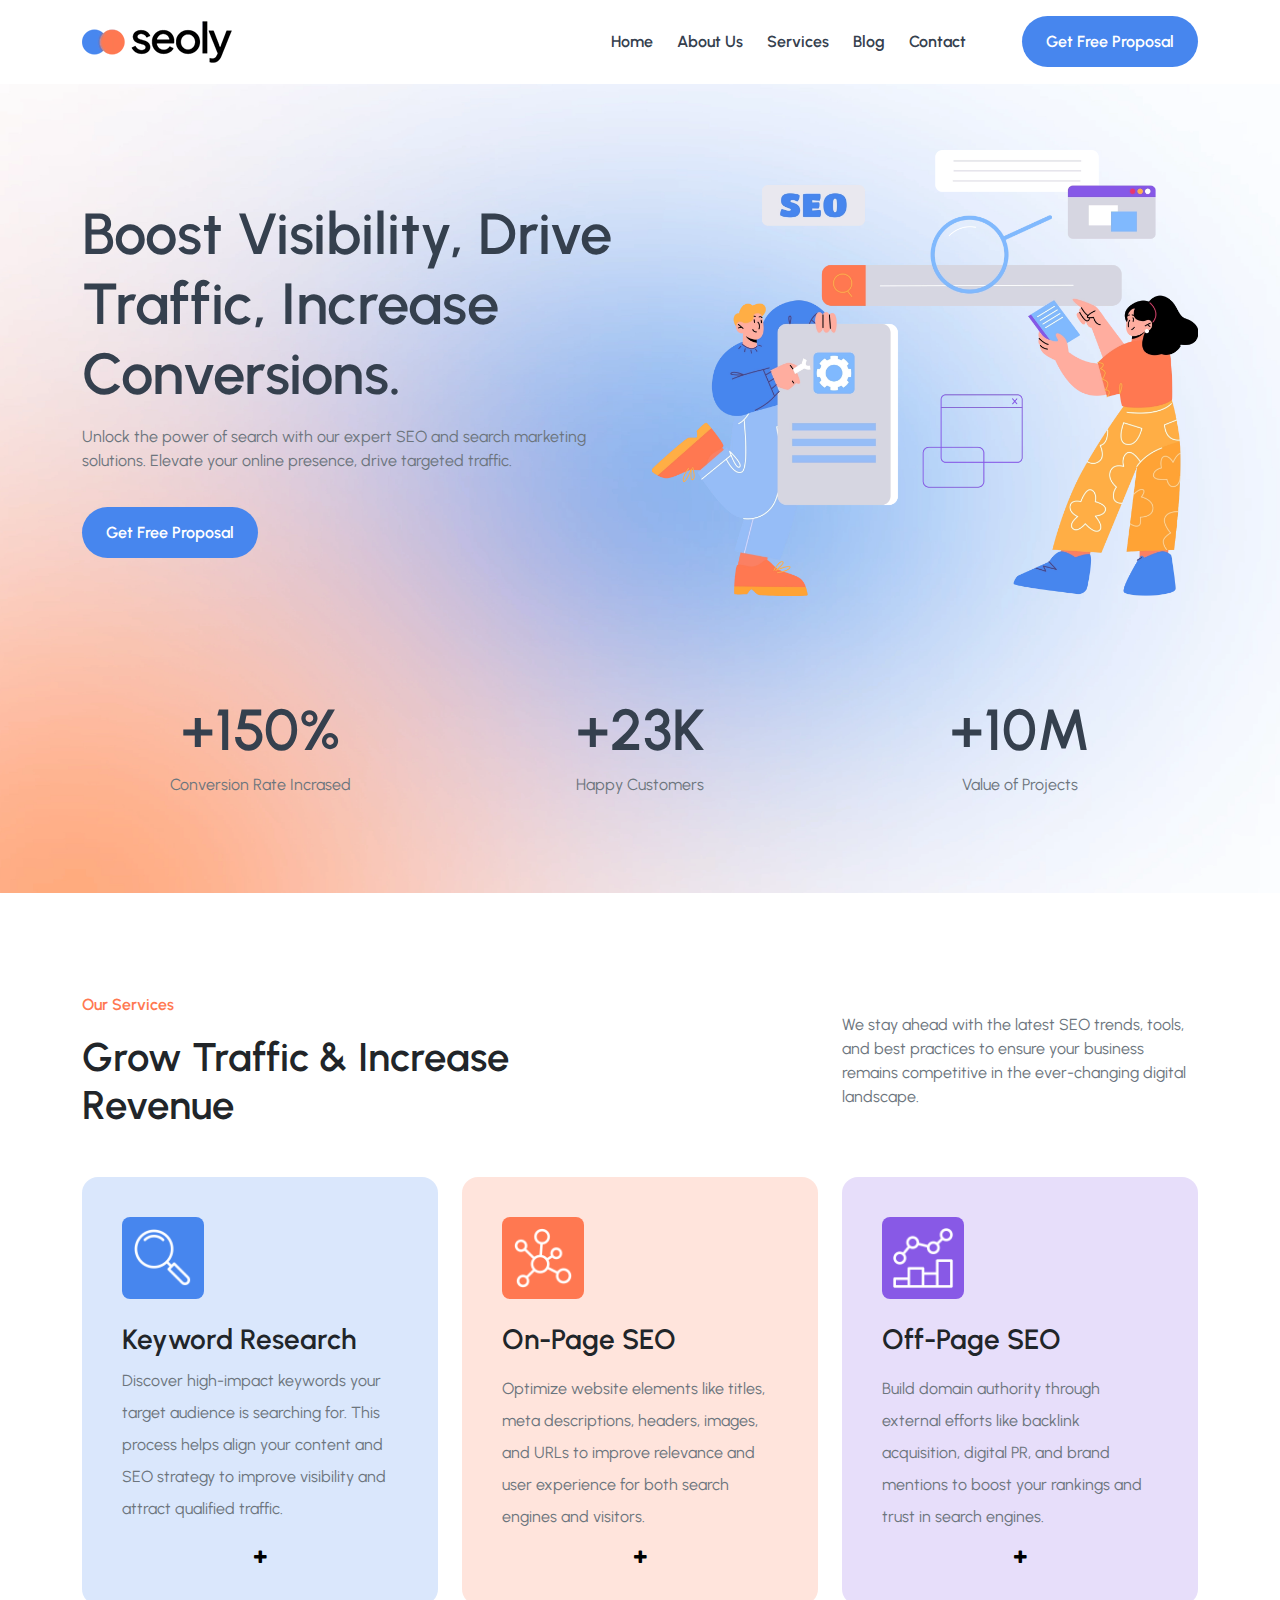
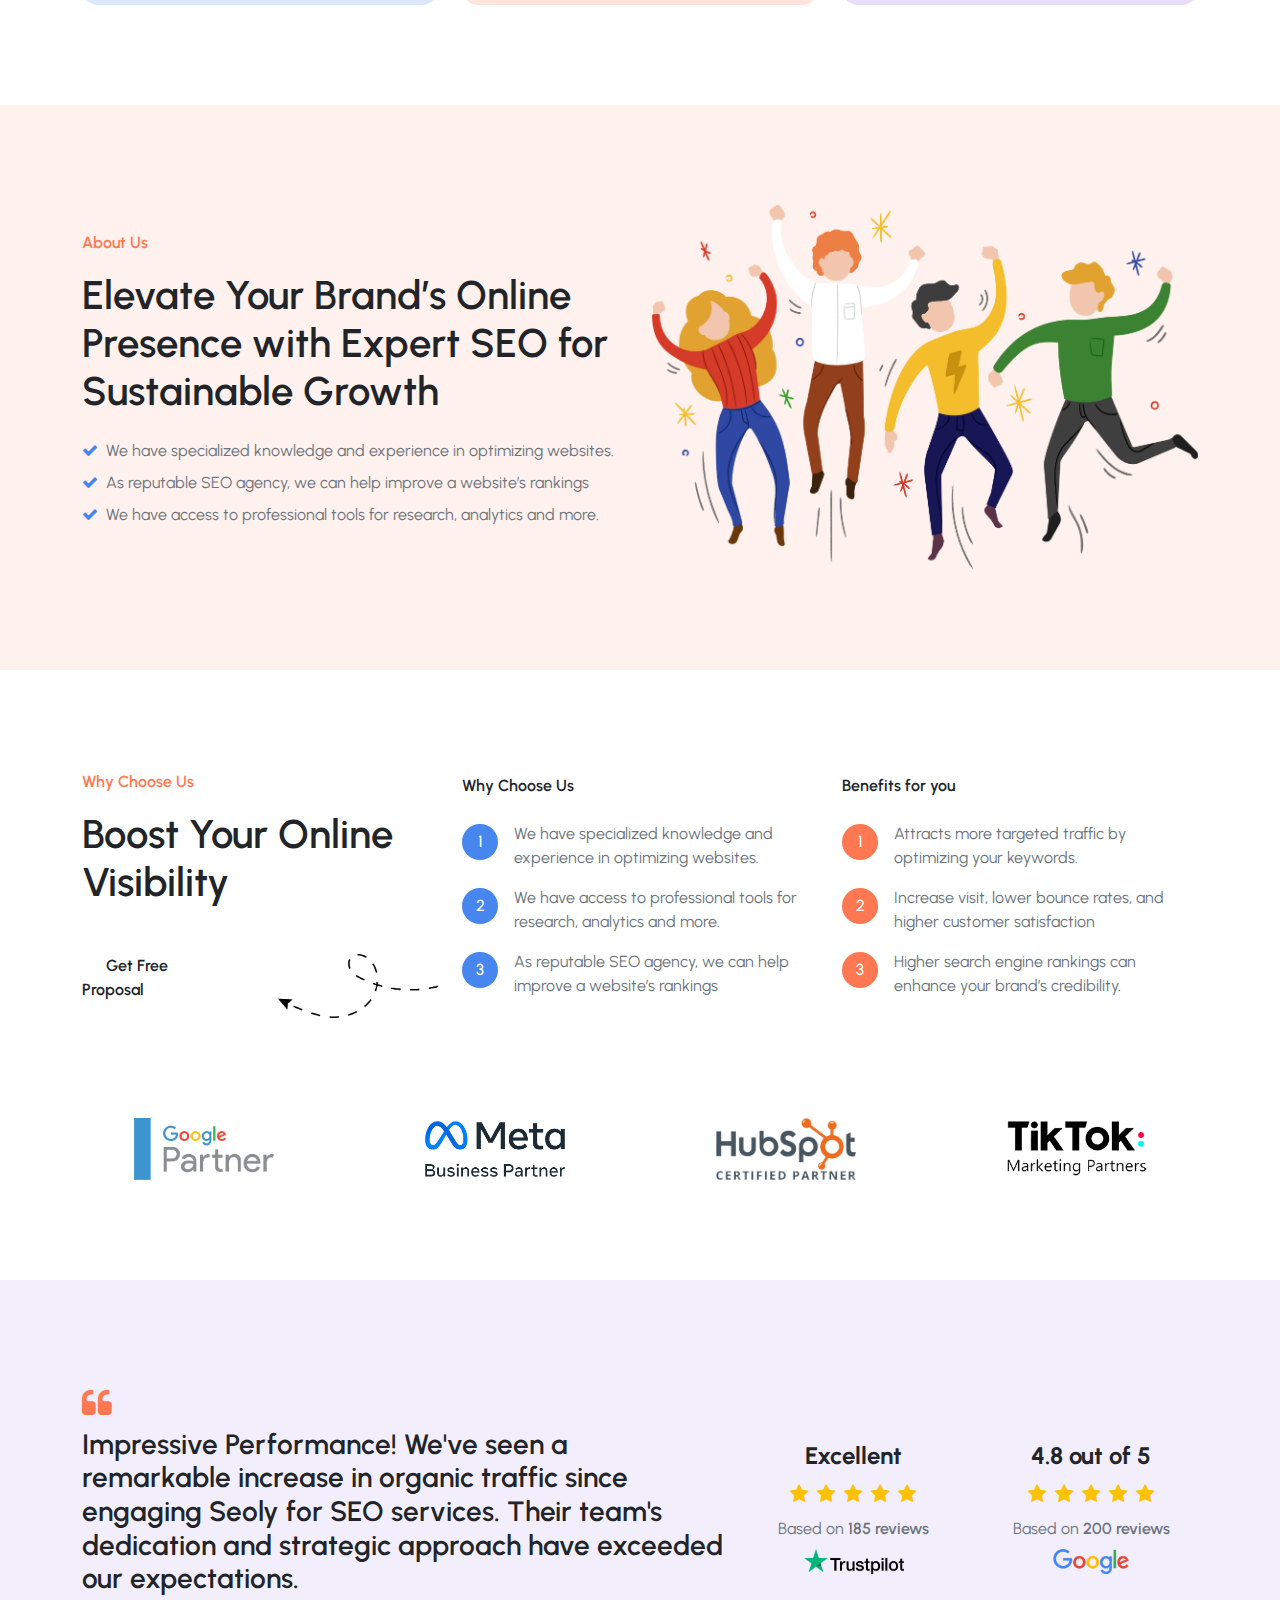
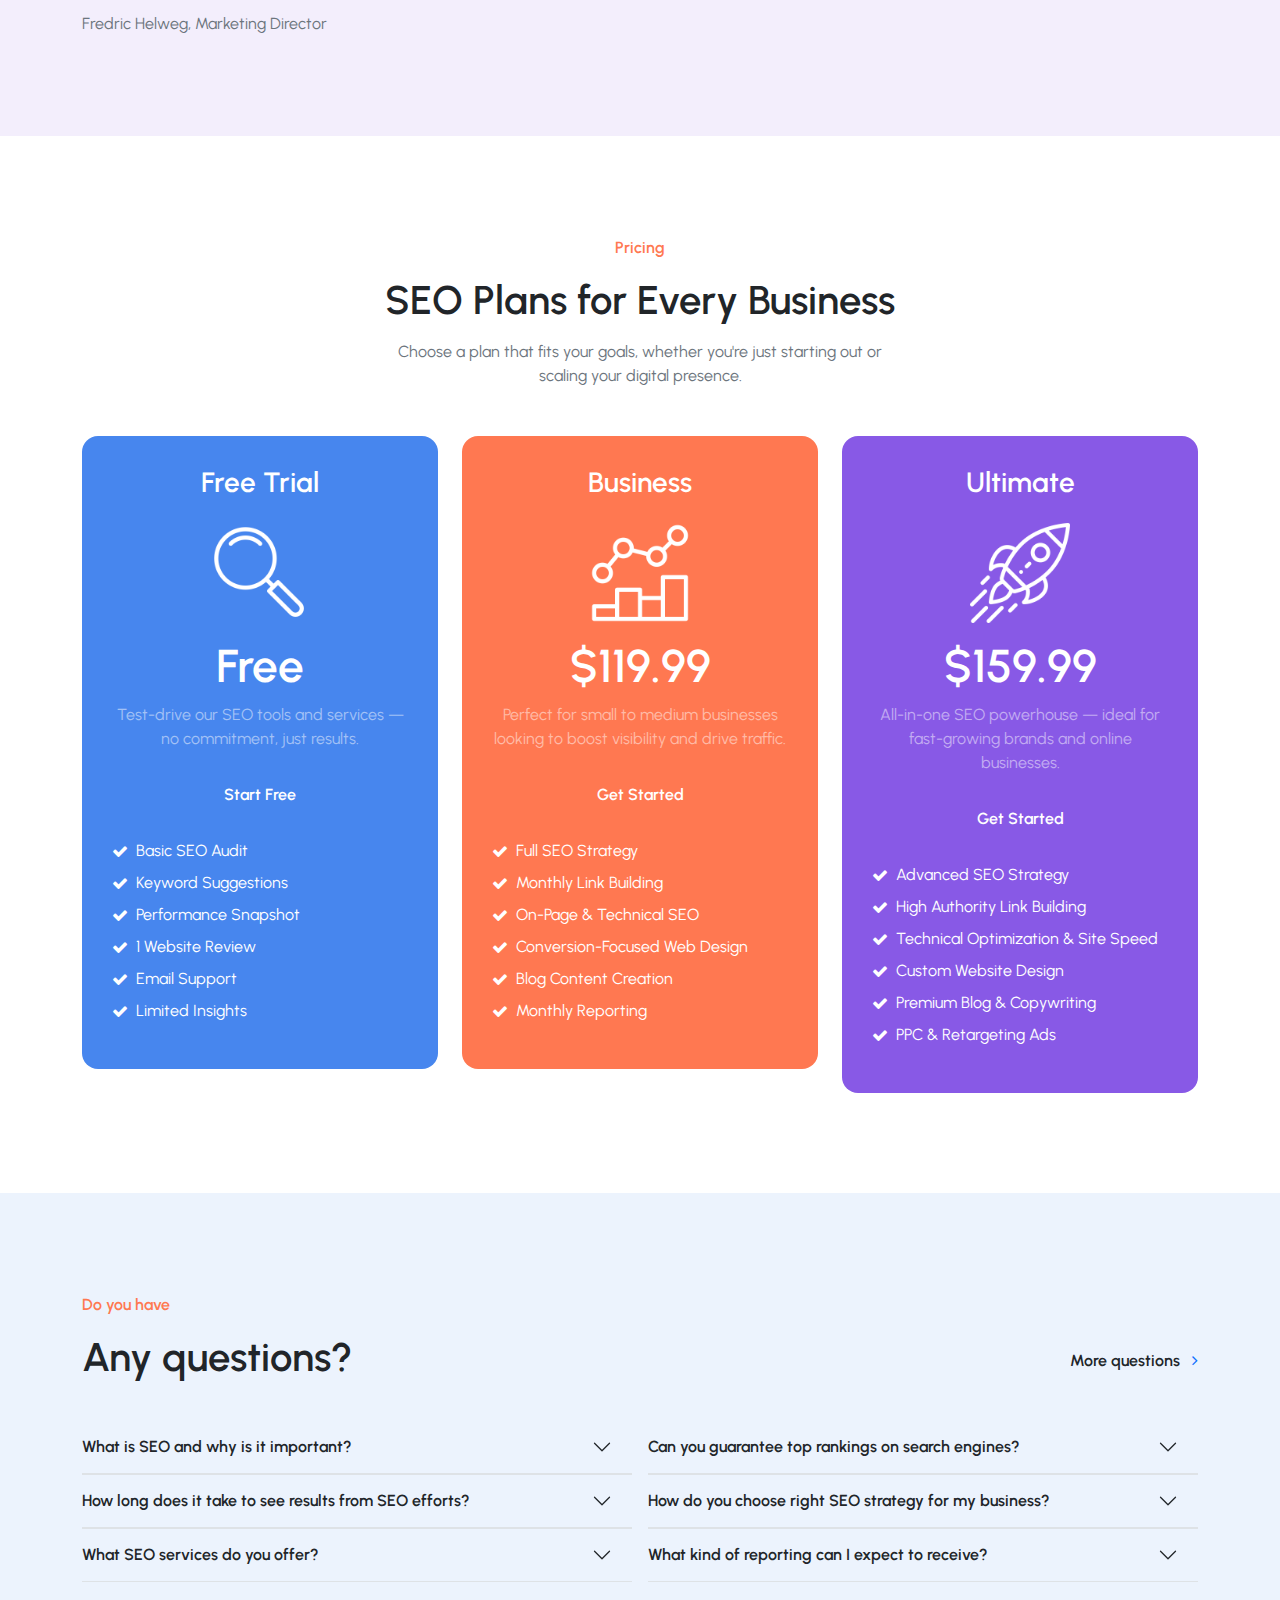
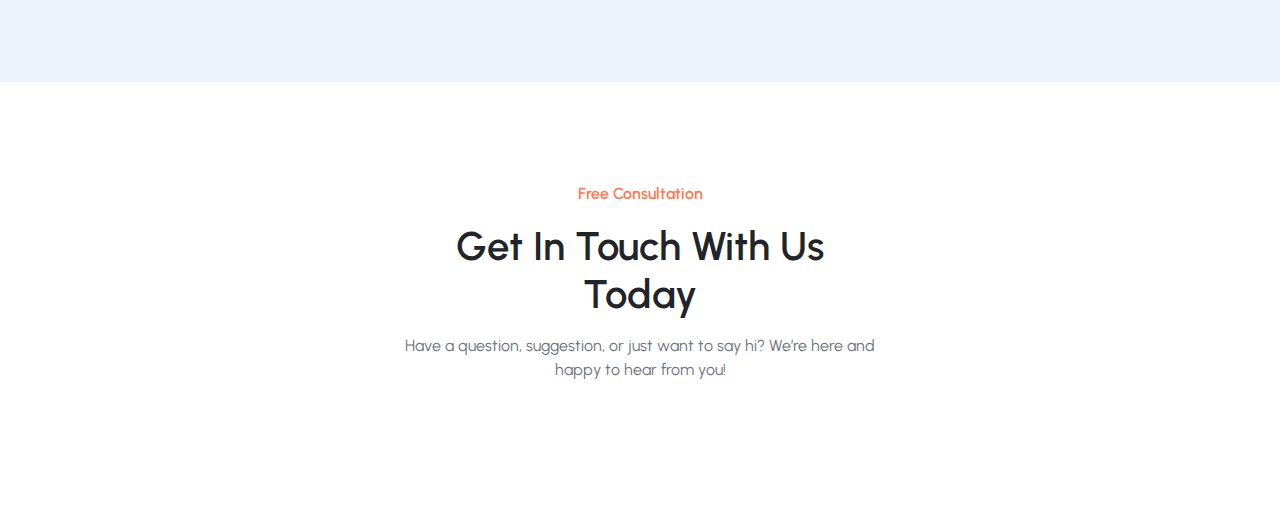
<file: index.html>
<!DOCTYPE html>
<html lang="en">
<head>
    <meta charset="UTF-8">
    <meta name="viewport" content="width=device-width, initial-scale=1">
    <title>Seoly - Home</title>
    <!-- Icon -->
    <link rel="Icon" type="png" href="images/logo/tab.webp">
    <link rel="stylesheet" href="https://cdnjs.cloudflare.com/ajax/libs/font-awesome/4.7.0/css/font-awesome.css" integrity="sha512-5A8nwdMOWrSz20fDsjczgUidUBR8liPYU+WymTZP1lmY9G6Oc7HlZv156XqnsgNUzTyMefFTcsFH/tnJE/+xBg==" crossorigin="anonymous" referrerpolicy="no-referrer"/>
    <!-- Font -->
    <link href="https://fonts.googleapis.com/css2?family=Urbanist:ital,wght@0,100..900;1,100..900&display=swap" rel="stylesheet">
    <!-- CSS -->
    <link rel="stylesheet" href="css/home.css">
    <link rel="stylesheet" href="css/master.css">
    <link rel="stylesheet" href="https://cdn.jsdelivr.net/npm/bootstrap@5.3.8/dist/css/bootstrap.min.css">
</head>
<body class="body">
    <!-- Navigation Start -->
    <nav class="navbar navbar-expand-lg bg-white py-3">
        <div class="container">
            <a class="navbar-brand" href="#"><img src="images/logo/logo.webp"></a>
            <button class="navbar-toggler" type="button" data-bs-toggle="collapse" data-bs-target="#navbarNavAltMarkup" aria-controls="navbarNavAltMarkup" aria-expanded="false" aria-label="Toggle navigation"><span class="navbar-toggler-icon"></span></button>
            <div class="collapse navbar-collapse justify-content-end" id="navbarNavAltMarkup">
                <div class="navbar-nav">
                    <a class="nav-link gray fw-semibold me-lg-2 me-0 mb-lg-0 mb-2 mt-lg-0 mt-3" href="#">Home</a>
                    <a class="nav-link gray fw-semibold me-lg-2 me-0 mb-lg-0 mb-2" href="#">About Us</a>
                    <a class="nav-link gray fw-semibold me-lg-2 me-0 mb-lg-0 mb-2" href="#">Services</a>
                    <a class="nav-link gray fw-semibold me-lg-2 me-0 mb-lg-0 mb-2" href="#">Blog</a>
                    <a class="nav-link gray fw-semibold" href="#">Contact</a>
                </div>
                <div class="btn_one ms-lg-5 ms-0 mt-lg-0 mt-5 mb-lg-0 mb-4">
                    <a href="#" class="fw-semibold text-decoration-none text-white rounded-5 py-3 px-4">Get Free Proposal</a>
                </div>
            </div>
        </div>
    </nav>
    <!-- Navigation End -->


    <!-- Header Start -->
    <header>
        <div class="container">
            <div class="row align-items-center">
                <div class="col-lg-6">
                    <h1 class="fw-semibold gray mb-3">Boost Visibility, Drive Traffic, Increase Conversions.</h1>
                    <p class="text-secondary mb-5">Unlock the power of search with our expert SEO and search marketing solutions. Elevate your online presence, drive targeted traffic.</p>
                    <div class="btn_one">
                        <a href="#" class="fw-semibold text-decoration-none text-white rounded-5 py-3 px-4">Get Free Proposal</a>
                    </div>
                </div>
                <div class="col-lg-6">
                    <div class="image mt-lg-0 mt-5"><img src="images/header/2.webp" class="img-fluid" alt=""></div>
                </div>
            </div>
            <div class="achievement">
                <div class="row gy-4 justify-content-center align-items-center">
                    <div class="col-lg-4 col-md-4">
                        <h2 class="fw-semibold gray text-center">+150%</h2>
                        <p class="text-secondary text-center">Conversion Rate Incrased</p>
                    </div>
                    <div class="col-lg-4 col-md-4">
                        <h2 class="fw-semibold gray text-center">+23K</h2>
                        <p class="text-secondary text-center">Happy Customers</p>
                    </div>
                    <div class="col-lg-4 col-md-4">
                        <h2 class="fw-semibold gray text-center">+10M</h2>
                        <p class="text-secondary text-center">Value of Projects</p>
                    </div>
                </div>
            </div>
        </div>
    </header>
    <!-- Header End -->


    <!-- Services Start -->
    <section class="service">
        <div class="container">
            <div class="row align-items-center">
                <div class="col-lg-5">
                    <p class="orange fw-semibold mb-lg-3 mb-2">Our Services</p>
                    <h1 class="text-dark fw-semibold mb-lg-5 mb-2">Grow Traffic & Increase Revenue</h1>
                </div>
                <div class="col-lg-4 offset-lg-3">
                    <p class="text-secondary mb-5 lh-base">We stay ahead with the latest SEO trends, tools, and best practices to ensure your business remains competitive in the ever-changing digital landscape.</p>
                </div>
            </div>
            <div class="row g-lg-4 g-md-4 g-3">
                <div class="col-lg-4">
                    <div class="item one rounded-4">
                        <div class="icon d-flex justify-content-center align-items-center rounded-3 mb-4"><img src="images/services/1.png" alt=""></div>
                        <h3 class="text-dark fw-semibold">Keyword Research</h3>
                        <p class="text-secondary lh-lg mb-4">Discover high-impact keywords your target audience is searching for. This process helps align your content and SEO
                        strategy to improve visibility and attract qualified traffic.</p>
                        <a class="btn_two text-black fw-semibold text-decoration-none d-flex align-items-center justify-content-center text-center rounded-5" href="#"><i class="fa fa-plus" aria-hidden="true"></i> <span class="d-none ms-2">Read More</span></a>
                    </div>
                </div>
                <div class="col-lg-4">
                    <div class="item two rounded-4">
                        <div class="icon d-flex justify-content-center align-items-center rounded-3 mb-4"><img src="images/services/2.png" alt=""></div>
                        <h3 class="text-dark fw-semibold mb-3">On-Page SEO</h3>
                        <p class="text-secondary lh-lg">Optimize website elements like titles, meta descriptions, headers, images, and URLs to improve relevance and user
                        experience for both search engines and visitors.</p>
                        <a class="btn_two text-black fw-semibold text-decoration-none d-flex align-items-center justify-content-center text-center rounded-5"
                            href="#"><i class="fa fa-plus" aria-hidden="true"></i> <span class="d-none ms-2">Read More</span></a>
                    </div>
                </div>
                <div class="col-lg-4">
                    <div class="item three rounded-4">
                        <div class="icon d-flex justify-content-center align-items-center rounded-3 mb-4"><img src="images/services/3.png" alt=""></div>
                        <h3 class="text-dark fw-semibold mb-3">Off-Page SEO</h3>
                        <p class="text-secondary lh-lg">Build domain authority through external efforts like backlink acquisition, digital PR, and brand mentions to boost your
                        rankings and trust in search engines.</p>
                        <a class="btn_two text-black fw-semibold text-decoration-none d-flex align-items-center justify-content-center text-center rounded-5"
                            href="#"><i class="fa fa-plus" aria-hidden="true"></i> <span class="d-none ms-2">Read More</span></a>
                    </div>
                </div>
            </div>
        </div>
    </section>
    <!-- Services End -->


    <!-- About Us Start -->
    <section class="about">
        <div class="container">
            <div class="row g-4 justify-content-center align-items-center">
                <div class="col-lg-6">
                    <p class="orange fw-semibold">About Us</p>
                    <h1 class="text-dark fw-semibold mb-4">Elevate Your Brand’s Online Presence with Expert SEO for Sustainable Growth</h1>
                    <ul class="list-unstyled ps-0">
                        <li class="text-secondary mb-2"><i class="fa fa-check me-2" aria-hidden="true"></i>We have specialized knowledge and experience in optimizing websites.</li>
                        <li class="text-secondary mb-2"><i class="fa fa-check me-2" aria-hidden="true"></i>As reputable SEO agency, we can help improve a website’s rankings</li>
                        <li class="text-secondary mb-lg-0 mb-4"><i class="fa fa-check me-2" aria-hidden="true"></i>We have access to professional tools for research, analytics and more.</li>
                    </ul>
                </div>
                <div class="col-lg-6">
                    <div class="image"><img src="images/about/1.webp" alt="" class="img-fluid"></div>
                </div>
            </div>
        </div>
    </section>
    <!-- About Us End -->


    <!-- Why Choose Us Start -->
    <section class="wcu">
        <div class="container">
            <div class="row g-4 align-items-center">
                <div class="col-lg-4">
                    <p class="orange fw-semibold mb-lg-3 mb-2">Why Choose Us</p>
                    <h1 class="fw-semibold text-dark mb-lg-5 mb-4">Boost Your Online Visibility</h1>
                    <div class="wrapper d-flex mb-lg-0 mb-5">
                        <div class="btn_three">
                            <a href="#" class="fw-semibold text-decoration-none text-dark rounded-5 py-3 px-4">Get Free Proposal</a>
                        </div>
                        <div class="image ms-4 d-lg-block d-none"><img src="images/wcu/1.webp" alt=""></div>
                    </div>
                </div>
                <div class="col-lg-4">
                    <p class="fw-semibold text-dark mb-4">Why Choose Us</p>
                    <ul class="list-unstyled ps-0">
                        <li class="text-secondary d-flex align-items-center mb-lg-3 mb-2"><div class="point me-3"><h6 class="blue d-flex align-items-center justify-content-center text-white rounded-circle">1</h6></div> We have specialized knowledge and experience in optimizing websites.</li>
                        <li class="text-secondary d-flex align-items-center mb-lg-3 mb-2"><div class="point me-3"><h6 class="blue d-flex align-items-center justify-content-center text-white rounded-circle">2</h6></div> We have access to professional tools for research, analytics and more.</li>
                        <li class="text-secondary d-flex align-items-center"><div class="point me-3"><h6 class="blue d-flex align-items-center justify-content-center text-white rounded-circle">3</h6></div> As reputable SEO agency, we can help improve a website’s rankings</li>
                    </ul>
                </div>
                <div class="col-lg-4">
                    <p class="fw-semibold text-dark mb-4">Benefits for you</p>
                    <ul class="list-unstyled ps-0">
                        <li class="text-secondary d-flex align-items-center mb-lg-3 mb-2"><div class="point me-3"><h6 class="d-flex align-items-center justify-content-center text-white rounded-circle">1</h6></div> Attracts more targeted traffic by optimizing your keywords.</li>
                        <li class="text-secondary d-flex align-items-center mb-lg-3 mb-2"><div class="point me-3"><h6 class="d-flex align-items-center justify-content-center text-white rounded-circle">2</h6></div> Increase visit, lower bounce rates, and higher customer satisfaction</li>
                        <li class="text-secondary d-flex align-items-center"><div class="point me-3"><h6 class="d-flex align-items-center justify-content-center text-white rounded-circle">3</h6></div> Higher search engine rankings can enhance your brand’s credibility.</li>
                    </ul>
                </div>
            </div>
            <div class="brands">
                <div class="row g-5 align-items-center justify-content-center">
                    <div class="col-lg-3 col-md-6">
                        <div class="logo text-center"><img src="images/wcu/2.webp" alt=""></div>
                    </div>
                    <div class="col-lg-3 col-md-6">
                        <div class="logo text-center"><img src="images/wcu/3.webp" alt=""></div>
                    </div>
                    <div class="col-lg-3 col-md-6">
                        <div class="logo text-center"><img src="images/wcu/4.webp" alt=""></div>
                    </div>
                    <div class="col-lg-3 col-md-6">
                        <div class="logo text-center"><img src="images/wcu/5.webp" alt=""></div>
                    </div>
                </div>
            </div>
        </div>
    </section>
    <!-- Why Choose Us End -->


    <!-- Testimonial Start -->
    <section class="testimonial">
        <div class="container">
            <div class="row g-4 align-items-center justify-content-center">
                <div class="col-lg-7">
                    <div class="icon fs-2 orange"><i class="fa fa-quote-left" aria-hidden="true"></i></div>
                    <h3 class="text-dark fw-semibold mb-3">Impressive Performance! We've seen a remarkable increase in organic traffic since engaging Seoly for SEO services. Their
                    team's dedication and strategic approach have exceeded our expectations.</h3>
                    <p class="mb-0 text-secondary mb-lg-0 mb-4">Fredric Helweg, Marketing Director</p>
                </div>
                <div class="col-lg-5">
                    <div class="row align-items-center justify-content-center">
                        <div class="col-6 text-center">
                            <h4 class="fw-bold text-dark">Excellent</h4>
                            <ul class="stars ps-0 list-unstyled d-flex align-items-center justify-content-center mb-2">
                                <li class="fs-5 me-2 text-warning"><i class="fa fa-star" aria-hidden="true"></i></li>
                                <li class="fs-5 me-2 text-warning"><i class="fa fa-star" aria-hidden="true"></i></li>
                                <li class="fs-5 me-2 text-warning"><i class="fa fa-star" aria-hidden="true"></i></li>
                                <li class="fs-5 me-2 text-warning"><i class="fa fa-star" aria-hidden="true"></i></li>
                                <li class="fs-5 text-warning"><i class="fa fa-star" aria-hidden="true"></i></li>
                            </ul>
                            <p class="text-secondary mb-2">Based on <span class="fw-semibold">185 reviews</span></p>
                            <div class="icon"><img src="images/testimonial/1.webp" alt=""></div>
                        </div>
                        <div class="col-6 text-center">
                            <h4 class="fw-bold text-dark">4.8 out of 5</h4>
                            <ul class="stars ps-0 list-unstyled d-flex align-items-center justify-content-center mb-2">
                                <li class="fs-5 me-2 text-warning"><i class="fa fa-star" aria-hidden="true"></i></li>
                                <li class="fs-5 me-2 text-warning"><i class="fa fa-star" aria-hidden="true"></i></li>
                                <li class="fs-5 me-2 text-warning"><i class="fa fa-star" aria-hidden="true"></i></li>
                                <li class="fs-5 me-2 text-warning"><i class="fa fa-star" aria-hidden="true"></i></li>
                                <li class="fs-5 text-warning"><i class="fa fa-star" aria-hidden="true"></i></li>
                            </ul>
                            <p class="text-secondary mb-2">Based on <span class="fw-semibold">200 reviews</span></p>
                            <div class="icon"><img src="images/testimonial/2.webp" alt=""></div>
                        </div>
                    </div>
                </div>
            </div>
        </div>
    </section>
    <!-- Testimonial End -->


    <!-- Pricing Start -->
    <section class="pricing">
        <div class="container">
            <div class="headline text-center mx-auto mb-5">
                <p class="orange fw-semibold mb-lg-3 mb-md-3 mb-2">Pricing</p>
                <h1 class="text-dark fw-semibold mb-lg-3 mb-md-3 mb-2">SEO Plans for Every Business</h1>
                <p class="text-secondary">Choose a plan that fits your goals, whether you're just starting out or scaling your digital presence.</p>
            </div>
            <div class="row g-lg-4 g-md-4 g-3">
                <div class="col-lg-4">
                    <div class="item one rounded-4 text-center">
                        <h3 class="text-white fw-semibold mb-4">Free Trial</h3>
                        <div class="image"><img src="images/services/1.png" alt=""></div>
                        <h2 class="fw-semibold text-white mt-3">Free</h2>
                        <p class="text-white-50 mb-4">Test-drive our SEO tools and services — no commitment, just results.</p>
                        <a href="#" class="fw-semibold text-decoration-none text-white rounded-5 py-2 btn_four d-block mb-4">Start Free</a>
                        <ul class="ps-0 list-unstyled">
                            <li class="text-white d-flex align-items-center mb-2"><i class="fa fa-check me-2" aria-hidden="true"></i> Basic SEO Audit</li>
                            <li class="text-white d-flex align-items-center mb-2"><i class="fa fa-check me-2" aria-hidden="true"></i> Keyword Suggestions</li>
                            <li class="text-white d-flex align-items-center mb-2"><i class="fa fa-check me-2" aria-hidden="true"></i> Performance Snapshot</li>
                            <li class="text-white d-flex align-items-center mb-2"><i class="fa fa-check me-2" aria-hidden="true"></i> 1 Website Review</li>
                            <li class="text-white d-flex align-items-center mb-2"><i class="fa fa-check me-2" aria-hidden="true"></i> Email Support</li>
                            <li class="text-white d-flex align-items-center"><i class="fa fa-check me-2" aria-hidden="true"></i> Limited Insights</li>
                        </ul>
                    </div>
                </div>
                <div class="col-lg-4">
                    <div class="item two rounded-4 text-center">
                        <h3 class="text-white fw-semibold mb-4">Business</h3>
                        <div class="image"><img src="images/services/3.png" alt=""></div>
                        <h2 class="fw-semibold text-white mt-3">$119.99</h2>
                        <p class="text-white-50 mb-4">Perfect for small to medium businesses looking to boost visibility and drive traffic.</p>
                        <a href="#" class="fw-semibold text-decoration-none text-white rounded-5 py-2 btn_four d-block mb-4">Get Started</a>
                        <ul class="ps-0 list-unstyled">
                            <li class="text-white d-flex align-items-center mb-2"><i class="fa fa-check me-2" aria-hidden="true"></i> Full SEO Strategy</li>
                            <li class="text-white d-flex align-items-center mb-2"><i class="fa fa-check me-2" aria-hidden="true"></i> Monthly Link Building</li>
                            <li class="text-white d-flex align-items-center mb-2"><i class="fa fa-check me-2" aria-hidden="true"></i> On-Page & Technical SEO</li>
                            <li class="text-white d-flex align-items-center mb-2"><i class="fa fa-check me-2" aria-hidden="true"></i> Conversion-Focused Web Design</li>
                            <li class="text-white d-flex align-items-center mb-2"><i class="fa fa-check me-2" aria-hidden="true"></i> Blog Content Creation</li>
                            <li class="text-white d-flex align-items-center"><i class="fa fa-check me-2" aria-hidden="true"></i> Monthly Reporting</li>
                        </ul>
                    </div>
                </div>
                <div class="col-lg-4">
                    <div class="item three rounded-4 text-center">
                        <h3 class="text-white fw-semibold mb-4">Ultimate</h3>
                        <div class="image"><img src="images/pricing/1.png" alt=""></div>
                        <h2 class="fw-semibold text-white mt-3">$159.99</h2>
                        <p class="text-white-50 mb-4">All-in-one SEO powerhouse — ideal for fast-growing brands and online businesses.</p>
                        <a href="#" class="fw-semibold text-decoration-none text-white rounded-5 py-2 btn_four d-block mb-4">Get Started</a>
                        <ul class="ps-0 list-unstyled">
                            <li class="text-white d-flex align-items-center mb-2"><i class="fa fa-check me-2" aria-hidden="true"></i> Advanced SEO Strategy</li>
                            <li class="text-white d-flex align-items-center mb-2"><i class="fa fa-check me-2" aria-hidden="true"></i> High Authority Link Building</li>
                            <li class="text-white d-flex align-items-center mb-2"><i class="fa fa-check me-2" aria-hidden="true"></i> Technical Optimization & Site Speed</li>
                            <li class="text-white d-flex align-items-center mb-2"><i class="fa fa-check me-2" aria-hidden="true"></i> Custom Website Design</li>
                            <li class="text-white d-flex align-items-center mb-2"><i class="fa fa-check me-2" aria-hidden="true"></i> Premium Blog & Copywriting</li>
                            <li class="text-white d-flex align-items-center"><i class="fa fa-check me-2" aria-hidden="true"></i> PPC & Retargeting Ads</li>
                        </ul>
                    </div>
                </div>
            </div>
        </div>
    </section>
    <!-- Pricing End -->


    <!-- FAQ Start -->
    <section class="faq">
        <div class="container">
            <div class="row justify-content-between align-items-end">
                <div class="col-lg-6">
                    <p class="orange fw-semibold mb-lg-3 mb-md-3 mb-1">Do you have</p>
                    <h1 class="fw-semibold text-dark mb-lg-3 mb-md-3 mb-2">Any questions?</h1>
                </div>
                <div class="col-lg-6">
                    <a href="#" class="more d-block text-decoration-none text-lg-end text-start fw-semibold text-dark mb-lg-4 mb-md-5 mb-4">More questions <i class="fa fa-angle-right ms-2 text-primary" aria-hidden="true"></i></a>
                </div>
            </div>
            <div class="row g-lg-3 g-0">
                <div class="col-lg-6">
                    <div class="accordion mt-lg-4 mt-0 accordion-flush" id="accordionFlushExample">
                        <div class="accordion-item">
                            <h2 class="accordion-header">
                                <button class="accordion-button border-bottom collapsed fw-semibold ps-0" type="button" data-bs-toggle="collapse"
                                    data-bs-target="#flush-collapseOne" aria-expanded="false" aria-controls="flush-collapseOne">
                                    What is SEO and why is it important?
                                </button>
                            </h2>
                            <div id="flush-collapseOne" class="accordion-collapse collapse" data-bs-parent="#accordionFlushExample">
                                <div class="accordion-body ps-0 text-secondary">SEO, or Search Engine Optimization, is the process of improving your website's visibility on search engine results pages
                                (SERPs) to drive organic (non-paid) traffic. It involves optimizing various aspects of your website and content to rank
                                higher in search engine rankings. SEO is important because it helps increase your website's visibility, attract more
                                qualified traffic, and improve your chances of converting visitors into customers.</div>
                            </div>
                        </div>
                        <div class="accordion-item">
                            <h2 class="accordion-header">
                                <button class="accordion-button border-bottom collapsed fw-semibold ps-0" type="button" data-bs-toggle="collapse"
                                    data-bs-target="#flush-collapseTwo" aria-expanded="false" aria-controls="flush-collapseTwo">
                                    How long does it take to see results from SEO efforts?
                                </button>
                            </h2>
                            <div id="flush-collapseTwo" class="accordion-collapse collapse" data-bs-parent="#accordionFlushExample">
                                <div class="accordion-body ps-0 text-secondary">The timeline for seeing results from SEO efforts can vary depending on factors such as the competitiveness of your
                                industry, the current state of your website, and the strategies implemented. Generally, significant improvements in
                                search engine rankings and organic traffic can be observed within a few months of implementing SEO strategies, but it's
                                important to understand that SEO is an ongoing process that requires patience and consistent effort.</div>
                            </div>
                        </div>
                        <div class="accordion-item">
                            <h2 class="accordion-header">
                                <button class="accordion-button border-bottom collapsed fw-semibold ps-0" type="button" data-bs-toggle="collapse"
                                    data-bs-target="#flush-collapseThree" aria-expanded="false" aria-controls="flush-collapseThree">
                                    What SEO services do you offer?
                                </button>
                            </h2>
                            <div id="flush-collapseThree" class="accordion-collapse collapse" data-bs-parent="#accordionFlushExample">
                                <div class="accordion-body ps-0 text-secondary">We offer a comprehensive range of SEO services including website audit and analysis, keyword research, on-page
                                optimization, off-page optimization (link building), content creation and optimization, local SEO, technical SEO, and
                                ongoing monitoring and maintenance.</div>
                            </div>
                        </div>
                    </div>
                </div>
                <div class="col-lg-6">
                    <div class="accordion mt-lg-4 mt-0 accordion-flush" id="accordionFlushExample">
                        <div class="accordion-item">
                            <h2 class="accordion-header">
                                <button class="accordion-button border-bottom collapsed fw-semibold ps-0" type="button" data-bs-toggle="collapse"
                                    data-bs-target="#flush-collapseFour" aria-expanded="false" aria-controls="flush-collapseFour">
                                    Can you guarantee top rankings on search engines?
                                </button>
                            </h2>
                            <div id="flush-collapseFour" class="accordion-collapse collapse" data-bs-parent="#accordionFlushExample">
                                <div class="accordion-body ps-0 text-secondary">While we cannot guarantee specific rankings on search engines, we can guarantee our commitment to implementing ethical
                                and effective SEO strategies that align with best practices and guidelines set forth by search engines like Google. Our
                                goal is to improve your website's visibility and performance over time, which can lead to higher rankings and increased
                                organic traffic.</div>
                            </div>
                        </div>
                        <div class="accordion-item">
                            <h2 class="accordion-header">
                                <button class="accordion-button border-bottom collapsed fw-semibold ps-0" type="button" data-bs-toggle="collapse"
                                    data-bs-target="#flush-collapseFive" aria-expanded="false" aria-controls="flush-collapseFive">
                                    How do you choose right SEO strategy for my business?
                                </button>
                            </h2>
                            <div id="flush-collapseFive" class="accordion-collapse collapse" data-bs-parent="#accordionFlushExample">
                                <div class="accordion-body ps-0 text-secondary">We start by conducting a thorough analysis of your website, industry, target audience, and competitors. Based on this
                                research, we develop a customized SEO strategy tailored to your specific goals and objectives. We also take into account
                                your budget, timeline, and any unique challenges or opportunities that may exist.</div>
                            </div>
                        </div>
                        <div class="accordion-item">
                            <h2 class="accordion-header">
                                <button class="accordion-button border-bottom collapsed fw-semibold ps-0" type="button" data-bs-toggle="collapse"
                                    data-bs-target="#flush-collapseSix" aria-expanded="false" aria-controls="flush-collapseSix">
                                    What kind of reporting can I expect to receive?
                                </button>
                            </h2>
                            <div id="flush-collapseSix" class="accordion-collapse collapse" data-bs-parent="#accordionFlushExample">
                                <div class="accordion-body ps-0 text-secondary">We provide detailed and transparent reporting that includes metrics such as keyword rankings, organic traffic, website
                                performance, and conversion tracking. Our reports are customized to your specific needs and preferences, and we are
                                always available to provide further explanation or clarification as needed.</div>
                            </div>
                        </div>
                    </div>
                </div>
            </div>
        </div>
    </section>
    <!-- FAQ End -->


    <!-- Contact Us Start -->
    <section class="contact">
        <div class="container">
            <div class="headline text-center mx-auto mb-5">
                <p class="orange fw-semibold mb-lg-3 mb-md-3 mb-2">Free Consultation</p>
                <h1 class="text-dark fw-semibold mb-lg-3 mb-md-3 mb-2">Get In Touch With Us Today</h1>
                <p class="text-secondary">Have a question, suggestion, or just want to say hi? We’re here and happy to hear from you!</p>
            </div>
            <div class="row">
                <div class="col-lg-4">
                    
                </div>
            </div>
        </div>
    </section>
    <!-- Contact Us End -->


    <!-- Javascript -->
    <script src="https://cdn.jsdelivr.net/npm/bootstrap@5.3.8/dist/js/bootstrap.bundle.min.js"></script>
</body>
</html>
</file>
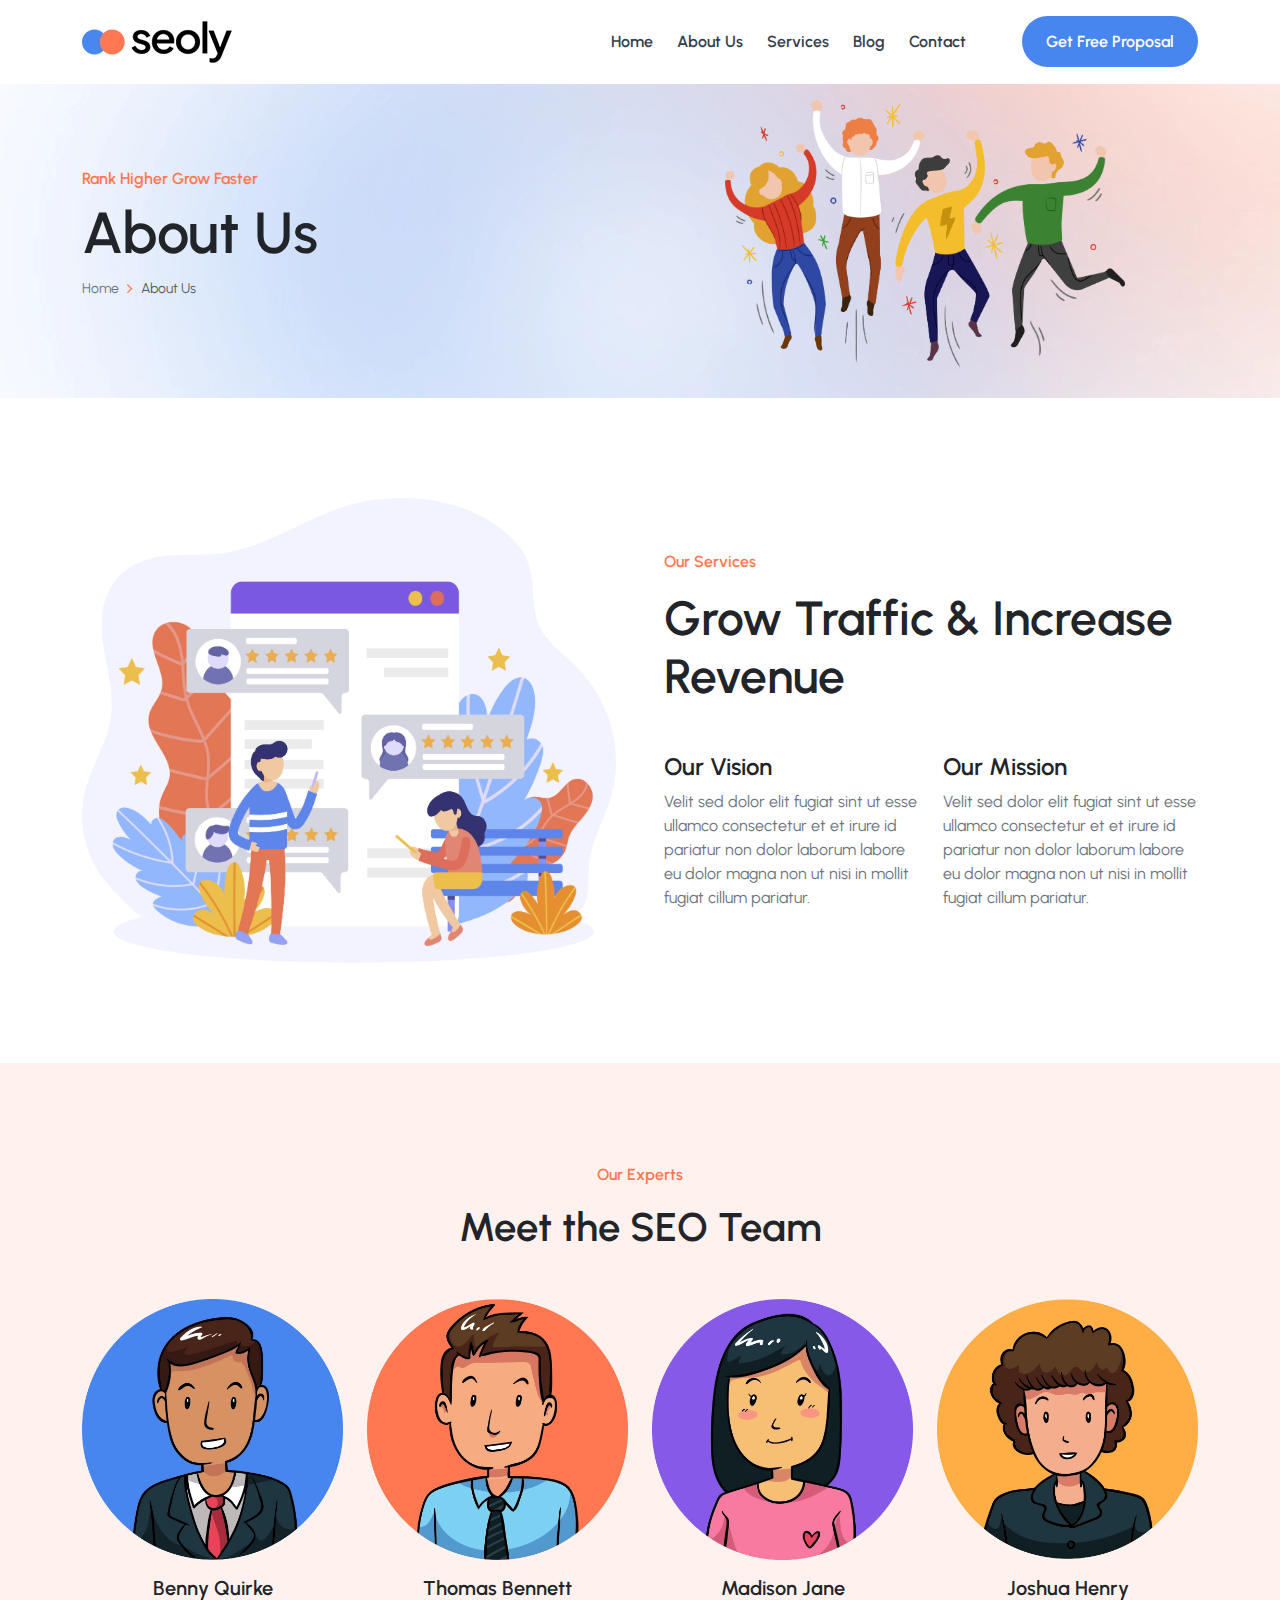
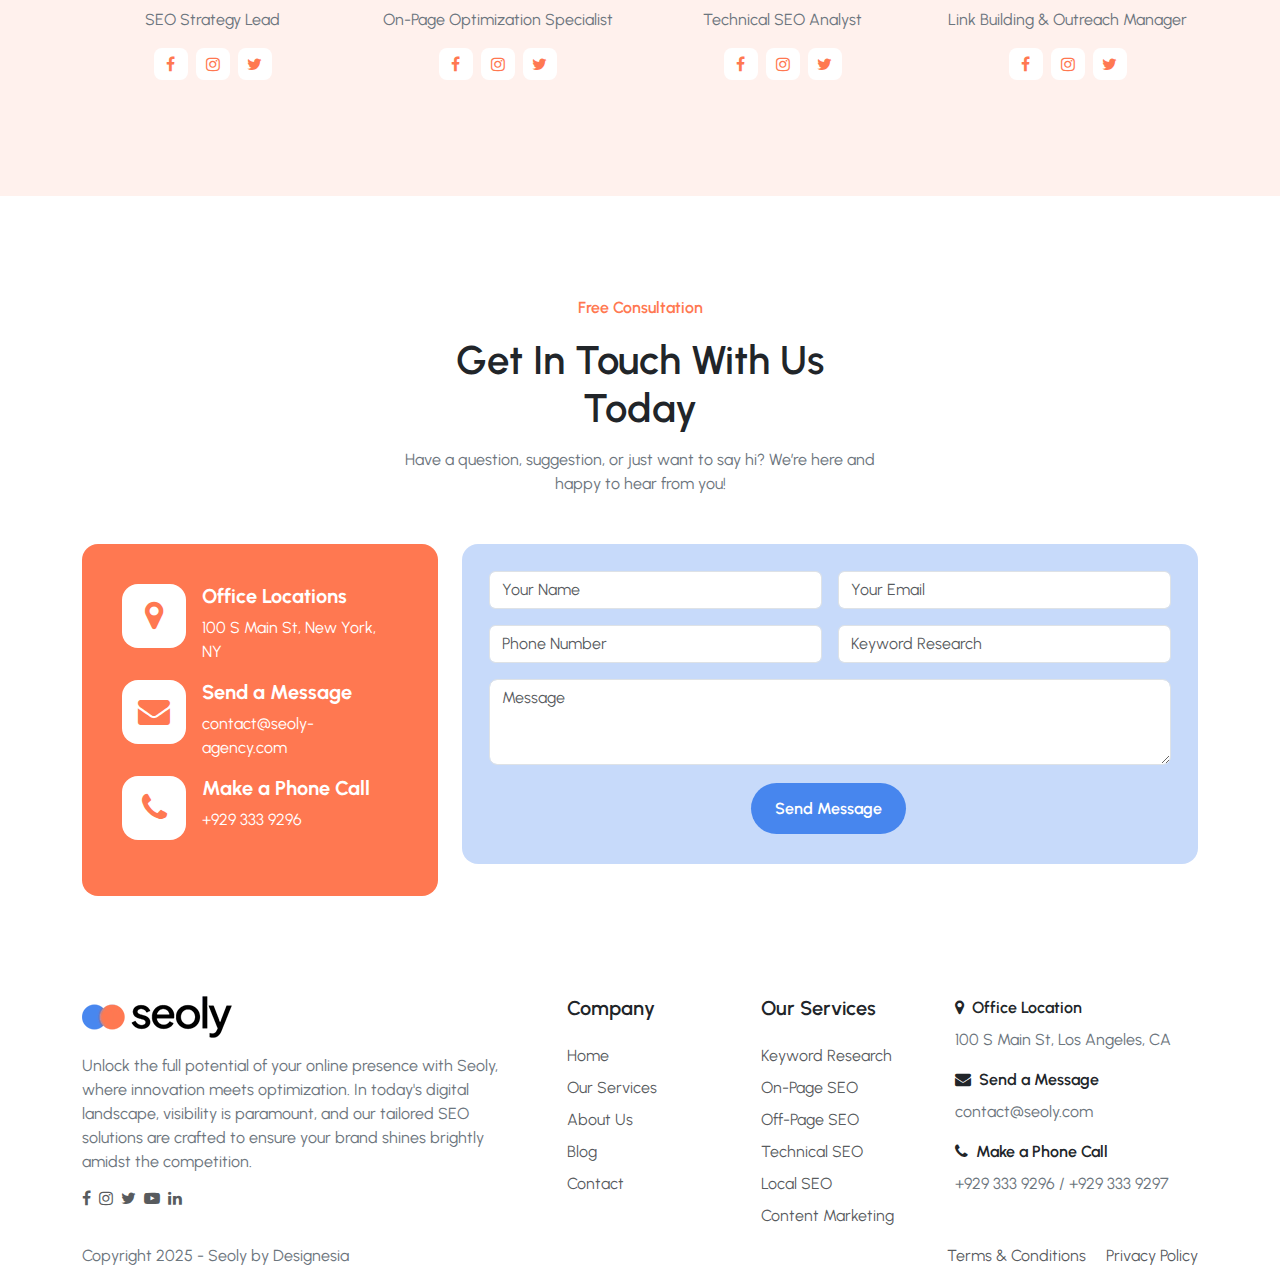
<file: about.html>
<!DOCTYPE html>
<html lang="en">
<head>
    <meta charset="UTF-8">
    <meta name="viewport" content="width=device-width, initial-scale=1">
    <title>Seoly - About Us</title>
    <!-- Icon -->
    <link rel="Icon" type="png" href="images/logo/tab.webp">
    <link rel="stylesheet" href="https://cdnjs.cloudflare.com/ajax/libs/font-awesome/4.7.0/css/font-awesome.css"
        integrity="sha512-5A8nwdMOWrSz20fDsjczgUidUBR8liPYU+WymTZP1lmY9G6Oc7HlZv156XqnsgNUzTyMefFTcsFH/tnJE/+xBg=="
        crossorigin="anonymous" referrerpolicy="no-referrer" />
    <!-- Font -->
    <link href="https://fonts.googleapis.com/css2?family=Urbanist:ital,wght@0,100..900;1,100..900&display=swap"
        rel="stylesheet">
    <!-- CSS -->
    <link rel="stylesheet" href="css/about.css">
    <link rel="stylesheet" href="css/master.css">
    <link rel="stylesheet" href="https://cdn.jsdelivr.net/npm/bootstrap@5.3.8/dist/css/bootstrap.min.css">
</head>
<body class="body">
    <!-- Navigation Start -->
    <nav class="navbar navbar-expand-lg bg-white py-3">
        <div class="container">
            <a class="navbar-brand" href="#"><img src="images/logo/logo.webp"></a>
            <button class="navbar-toggler" type="button" data-bs-toggle="collapse" data-bs-target="#navbarNavAltMarkup"
                aria-controls="navbarNavAltMarkup" aria-expanded="false" aria-label="Toggle navigation"><span
                    class="navbar-toggler-icon"></span></button>
            <div class="collapse navbar-collapse justify-content-end" id="navbarNavAltMarkup">
                <div class="navbar-nav">
                    <a class="nav-link gray fw-semibold me-lg-2 me-0 mb-lg-0 mb-2 mt-lg-0 mt-3" href="index.html">Home</a>
                    <a class="nav-link gray fw-semibold me-lg-2 me-0 mb-lg-0 mb-2" href="#">About Us</a>
                    <a class="nav-link gray fw-semibold me-lg-2 me-0 mb-lg-0 mb-2" href="#">Services</a>
                    <a class="nav-link gray fw-semibold me-lg-2 me-0 mb-lg-0 mb-2" href="#">Blog</a>
                    <a class="nav-link gray fw-semibold" href="#">Contact</a>
                </div>
                <div class="btn_one ms-lg-5 ms-0 mt-lg-0 mt-5 mb-lg-0 mb-4">
                    <a href="#" class="fw-semibold text-decoration-none text-white rounded-5 py-3 px-4">Get Free
                        Proposal</a>
                </div>
            </div>
        </div>
    </nav>
    <!-- Navigation End -->


    <!-- Header Start -->
    <header>
        <div class="container">
            <div class="row align-items-center">
                <div class="col-lg-6 col-md-6">
                    <p class="orange fw-semibold mb-2">Rank Higher Grow Faster</p>
                    <h1 class="text-dark fw-semibold">About Us</h1>
                    <div class="category d-flex align-items-center">
                        <p class="text-secondary mb-0">Home</p>
                        <div class="icon orange mx-2"><i class="fa fa-angle-right" aria-hidden="true"></i></div>
                        <p class="text-muted mb-0">About Us</p>
                    </div>
                </div>
                <div class="col-lg-6 col-md-6">
                    <div class="image text-end mx-auto d-lg-block d-md-block d-none"><img src="images/about/2.webp" alt=""></div>
                </div>
            </div>
        </div>
    </header>
    <!-- Header End -->


    <!-- Services Start -->
    <section class="service">
        <div class="container">
            <div class="row g-lg-5 g-md-5 g-4 justify-content-center align-items-center">
                <div class="col-lg-6">
                    <div class="image"><img src="images/about/3.webp" class="img-fluid" alt=""></div>
                </div>
                <div class="col-lg-6">
                    <p class="orange fw-semibold mb-lg-3 mb-2">Our Services</p>
                    <h1 class="fw-semibold mb-lg-5 mb-4 text-dark">Grow Traffic & Increase Revenue</h1>
                    <div class="row g-lg-4 g-md-4 g-3">
                        <div class="col-lg-6 col-md-6">
                            <h4 class="text-dark fw-semibold">Our Vision</h4>
                            <p class="text-secondary mb-0">
                                Velit sed dolor elit fugiat sint ut esse ullamco consectetur et et irure id pariatur non dolor laborum labore eu dolor
                                magna non ut nisi in mollit fugiat cillum pariatur.
                            </p>
                        </div>
                        <div class="col-lg-6 col-md-6">
                            <h4 class="text-dark fw-semibold">Our Mission</h4>
                            <p class="text-secondary mb-0">
                                Velit sed dolor elit fugiat sint ut esse ullamco consectetur et et irure id pariatur non dolor laborum labore eu dolor
                                magna non ut nisi in mollit fugiat cillum pariatur.
                            </p>
                        </div>
                    </div>
                </div>
            </div>
        </div>
    </section>
    <!-- Services End -->


    <!-- Our Experts Start -->
    <section class="team">
        <div class="container">
            <div class="headline text-center">
                <p class="orange fw-semibold mb-lg-3 mb-2">Our Experts</p>
                <h1 class="fw-semibold text-dark mb-5">Meet the SEO Team</h1>
                <div class="row g-4">
                    <div class="col-lg-3">
                        <div class="item text-center">
                            <div class="image"><img src="images/about/4.webp" class="img-fluid" alt=""></div>
                            <h5 class="fw-semibold text-dark mt-3">Benny Quirke</h5>
                            <p class="text-secondary">SEO Strategy Lead</p>
                            <ul class="ps-0 list-unstyled d-flex justify-content-center align-items-center social">
                                <li class="me-2"><a href="#"
                                        class="rounded-3 orange d-flex justify-content-center align-items-center text-decoration-none bg-white py-2"><i
                                            class="fa fa-facebook" aria-hidden="true"></i></a></li>
                                <li class="me-2"><a href="#"
                                        class="rounded-3 orange d-flex justify-content-center align-items-center text-decoration-none bg-white py-2"><i
                                            class="fa fa-instagram" aria-hidden="true"></i></a></li>
                                <li><a href="#"
                                        class="rounded-3 orange d-flex justify-content-center align-items-center text-decoration-none bg-white py-2"><i
                                            class="fa fa-twitter" aria-hidden="true"></i></a></li>
                            </ul>
                        </div>
                    </div>
                    <div class="col-lg-3">
                        <div class="item text-center">
                            <div class="image"><img src="images/about/5.webp" class="img-fluid" alt=""></div>
                            <h5 class="fw-semibold text-dark mt-3">Thomas Bennett</h5>
                            <p class="text-secondary">On-Page Optimization Specialist</p>
                            <ul class="ps-0 list-unstyled d-flex justify-content-center align-items-center social">
                                <li class="me-2"><a href="#"
                                        class="rounded-3 orange d-flex justify-content-center align-items-center text-decoration-none bg-white py-2"><i
                                            class="fa fa-facebook" aria-hidden="true"></i></a></li>
                                <li class="me-2"><a href="#"
                                        class="rounded-3 orange d-flex justify-content-center align-items-center text-decoration-none bg-white py-2"><i
                                            class="fa fa-instagram" aria-hidden="true"></i></a></li>
                                <li><a href="#"
                                        class="rounded-3 orange d-flex justify-content-center align-items-center text-decoration-none bg-white py-2"><i
                                            class="fa fa-twitter" aria-hidden="true"></i></a></li>
                            </ul>
                        </div>
                    </div>
                    <div class="col-lg-3">
                        <div class="item text-center">
                            <div class="image"><img src="images/about/6.webp" class="img-fluid" alt=""></div>
                            <h5 class="fw-semibold text-dark mt-3">Madison Jane</h5>
                            <p class="text-secondary">Technical SEO Analyst</p>
                            <ul class="ps-0 list-unstyled d-flex justify-content-center align-items-center social">
                                <li class="me-2"><a href="#"
                                        class="rounded-3 orange d-flex justify-content-center align-items-center text-decoration-none bg-white py-2"><i
                                            class="fa fa-facebook" aria-hidden="true"></i></a></li>
                                <li class="me-2"><a href="#"
                                        class="rounded-3 orange d-flex justify-content-center align-items-center text-decoration-none bg-white py-2"><i
                                            class="fa fa-instagram" aria-hidden="true"></i></a></li>
                                <li><a href="#"
                                        class="rounded-3 orange d-flex justify-content-center align-items-center text-decoration-none bg-white py-2"><i
                                            class="fa fa-twitter" aria-hidden="true"></i></a></li>
                            </ul>
                        </div>
                    </div>
                    <div class="col-lg-3">
                        <div class="item text-center">
                            <div class="image"><img src="images/about/7.webp" class="img-fluid" alt=""></div>
                            <h5 class="fw-semibold text-dark mt-3">Joshua Henry</h5>
                            <p class="text-secondary">Link Building & Outreach Manager</p>
                            <ul class="ps-0 list-unstyled d-flex justify-content-center align-items-center social">
                                <li class="me-2"><a href="#"
                                        class="rounded-3 orange d-flex justify-content-center align-items-center text-decoration-none bg-white py-2"><i
                                            class="fa fa-facebook" aria-hidden="true"></i></a></li>
                                <li class="me-2"><a href="#"
                                        class="rounded-3 orange d-flex justify-content-center align-items-center text-decoration-none bg-white py-2"><i
                                            class="fa fa-instagram" aria-hidden="true"></i></a></li>
                                <li><a href="#"
                                        class="rounded-3 orange d-flex justify-content-center align-items-center text-decoration-none bg-white py-2"><i
                                            class="fa fa-twitter" aria-hidden="true"></i></a></li>
                            </ul>
                        </div>
                    </div>
                </div>
            </div>
        </div>
    </section>
    <!-- Our Experts End -->


    <!-- Contact Us Start -->
    <section class="contact">
        <div class="container">
            <div class="headline text-center mx-auto mb-5">
                <p class="orange fw-semibold mb-lg-3 mb-md-3 mb-2">Free Consultation</p>
                <h1 class="text-dark fw-semibold mb-lg-3 mb-md-3 mb-2">Get In Touch With Us Today</h1>
                <p class="text-secondary">Have a question, suggestion, or just want to say hi? We’re here and happy to hear
                    from you!</p>
            </div>
            <div class="row g-lg-4 g-md-4 g-3">
                <div class="col-lg-4">
                    <div class="info rounded-4">
                        <div class="item mb-3 d-flex">
                            <div class="wrapper">
                                <div
                                    class="icon rounded-4 fs-2 me-3 d-flex justify-content-center align-items-center bg-white">
                                    <i class="fa fa-map-marker orange" aria-hidden="true"></i></div>
                            </div>
                            <div class="texts">
                                <h5 class="fw-bold text-white">Office Locations</h5>
                                <p class="text-white mb-0">100 S Main St, New York, NY</p>
                            </div>
                        </div>
                        <div class="item mb-3 d-flex">
                            <div class="wrapper">
                                <div
                                    class="icon rounded-4 fs-2 me-3 d-flex justify-content-center align-items-center bg-white">
                                    <i class="fa fa-envelope orange" aria-hidden="true"></i></div>
                            </div>
                            <div class="texts">
                                <h5 class="fw-bold text-white">Send a Message</h5>
                                <p class="text-white mb-0">contact@seoly-agency.com</p>
                            </div>
                        </div>
                        <div class="item mb-3 d-flex">
                            <div class="wrapper">
                                <div
                                    class="icon rounded-4 fs-2 me-3 d-flex justify-content-center align-items-center bg-white">
                                    <i class="fa fa-phone orange" aria-hidden="true"></i></div>
                            </div>
                            <div class="texts">
                                <h5 class="fw-bold text-white">Make a Phone Call</h5>
                                <p class="text-white mb-0">+929 333 9296</p>
                            </div>
                        </div>
                    </div>
                </div>
                <div class="col-lg-8">
                    <form class="rounded-4">
                        <div class="row g-3 justify-content-center">
                            <div class="col-lg-6">
                                <div class="input_group"><input class="rounded-2 form-control" type="text"
                                        placeholder="Your Name"></div>
                            </div>
                            <div class="col-lg-6">
                                <div class="input_group"><input class="rounded-2 form-control" type="email"
                                        placeholder="Your Email"></div>
                            </div>
                            <div class="col-lg-6">
                                <div class="input_group"><input class="rounded-2 form-control" type="tel"
                                        placeholder="Phone Number"></div>
                            </div>
                            <div class="col-lg-6">
                                <div class="input_group"><input class="rounded-2 form-control" type="text"
                                        placeholder="Keyword Research"></div>
                            </div>
                            <div class="col-lg-12">
                                <div class="input_group"><textarea rows="3" class="form-control rounded-3"
                                        placeholder="Message"></textarea></div>
                            </div>
                            <div class="col-lg-3">
                                <button class="btn_one text border-0 bg-transparent my-3">
                                    <a href="#" class="fw-semibold text-decoration-none text-white rounded-5 py-3 px-4">Send
                                        Message</a>
                                </button>
                            </div>
                        </div>
                    </form>
                </div>
            </div>
        </div>
    </section>
    <!-- Contact Us End -->
    
    
    <!-- Footer Start -->
    <footer>
        <div class="container">
            <div class="row g-lg-5 g-md-5 g-4">
                <div class="col-lg-5">
                    <div class="logo"><img src="images/logo/logo.webp" alt=""></div>
                    <p class="text-secondary mt-3 description">Unlock the full potential of your online presence with Seoly,
                        where innovation meets optimization. In today's digital
                        landscape, visibility is paramount, and our tailored SEO solutions are crafted to ensure your brand
                        shines brightly
                        amidst the competition.</p>
                    <ul class="ps-0 list-unstyled socials d-flex align-items-center">
                        <li class="me-2"><a href="#"
                                class="rounded-3 text-muted d-flex justify-content-center align-items-center text-decoration-none"><i
                                    class="fa fa-facebook" aria-hidden="true"></i></a></li>
                        <li class="me-2"><a href="#"
                                class="rounded-3 text-muted d-flex justify-content-center align-items-center text-decoration-none"><i
                                    class="fa fa-instagram" aria-hidden="true"></i></a></li>
                        <li class="me-2"><a href="#"
                                class="rounded-3 text-muted d-flex justify-content-center align-items-center text-decoration-none"><i
                                    class="fa fa-twitter" aria-hidden="true"></i></a></li>
                        <li class="me-2"><a href="#"
                                class="rounded-3 text-muted d-flex justify-content-center align-items-center text-decoration-none"><i
                                    class="fa fa-youtube-play" aria-hidden="true"></i></a></li>
                        <li><a href="#"
                                class="rounded-3 text-muted d-flex justify-content-center align-items-center text-decoration-none"><i
                                    class="fa fa-linkedin" aria-hidden="true"></i></a></li>
                    </ul>
                </div>
                <div class="col-lg-2 col-md-3">
                    <h5 class="text-dark mb-4 fw-semibold">Company</h5>
                    <ul class="links ps-0 list-unstyled">
                        <li class="mb-2"><a href="index.html" class="text-decoration-none text-muted">Home</a></li>
                        <li class="mb-2"><a href="#" class="text-decoration-none text-muted">Our Services</a></li>
                        <li class="mb-2"><a href="#" class="text-decoration-none text-muted">About Us</a></li>
                        <li class="mb-2"><a href="#" class="text-decoration-none text-muted">Blog</a></li>
                        <li><a href="#" class="text-decoration-none text-muted">Contact</a></li>
                    </ul>
                </div>
                <div class="col-lg-2 col-md-4">
                    <h5 class="text-dark mb-4 fw-semibold">Our Services</h5>
                    <ul class="links ps-0 list-unstyled">
                        <li class="mb-2"><a href="#" class="text-decoration-none text-muted">Keyword Research</a></li>
                        <li class="mb-2"><a href="#" class="text-decoration-none text-muted">On-Page SEO</a></li>
                        <li class="mb-2"><a href="#" class="text-decoration-none text-muted">Off-Page SEO</a></li>
                        <li class="mb-2"><a href="#" class="text-decoration-none text-muted">Technical SEO</a></li>
                        <li class="mb-2"><a href="#" class="text-decoration-none text-muted">Local SEO</a></li>
                        <li><a href="#" class="text-decoration-none text-muted">Content Marketing</a></li>
                    </ul>
                </div>
                <div class="col-lg-3 col-md-5">
                    <div class="info">
                        <div class="item">
                            <div class="d-flex align-items-center fw-semibold mb-2">
                                <div class="icon"><i class="fa fa-map-marker me-2" aria-hidden="true"></i></div> Office
                                Location
                            </div>
                            <p class="text-secondary">100 S Main St, Los Angeles, CA</p>
                        </div>
                        <div class="item">
                            <div class="d-flex align-items-center fw-semibold mb-2">
                                <div class="icon"><i class="fa fa-envelope me-2" aria-hidden="true"></i></div> Send a
                                Message
                            </div>
                            <p class="text-secondary">contact@seoly.com</p>
                        </div>
                        <div class="item">
                            <div class="d-flex align-items-center fw-semibold mb-2">
                                <div class="icon"><i class="fa fa-phone me-2" aria-hidden="true"></i></div> Make a Phone
                                Call
                            </div>
                            <p class="text-secondary">+929 333 9296 / +929 333 9297</p>
                        </div>
                    </div>
                </div>
            </div>
        </div>
        <div class="copyright">
            <div class="container">
                <div class="row justify-content-between">
                    <div class="col-lg-6 text-lg-start text-center">
                        <p class="text-secondary mb-lg-0 mb-2">Copyright 2025 - Seoly by Designesia</p>
                    </div>
                    <div class="col-lg-6 text-lg-end text-center">
                        <a href="#" class="text-muted text-decoration-none me-3">Terms & Conditions</a>
                        <a href="#" class="text-muted text-decoration-none">Privacy Policy</a>
                    </div>
                </div>
            </div>
        </div>
    </footer>
    <!-- Footer End -->
    
    
    <!-- Javascript -->
    <script src="https://cdn.jsdelivr.net/npm/bootstrap@5.3.8/dist/js/bootstrap.bundle.min.js"></script>
</body>
</html>
</file>
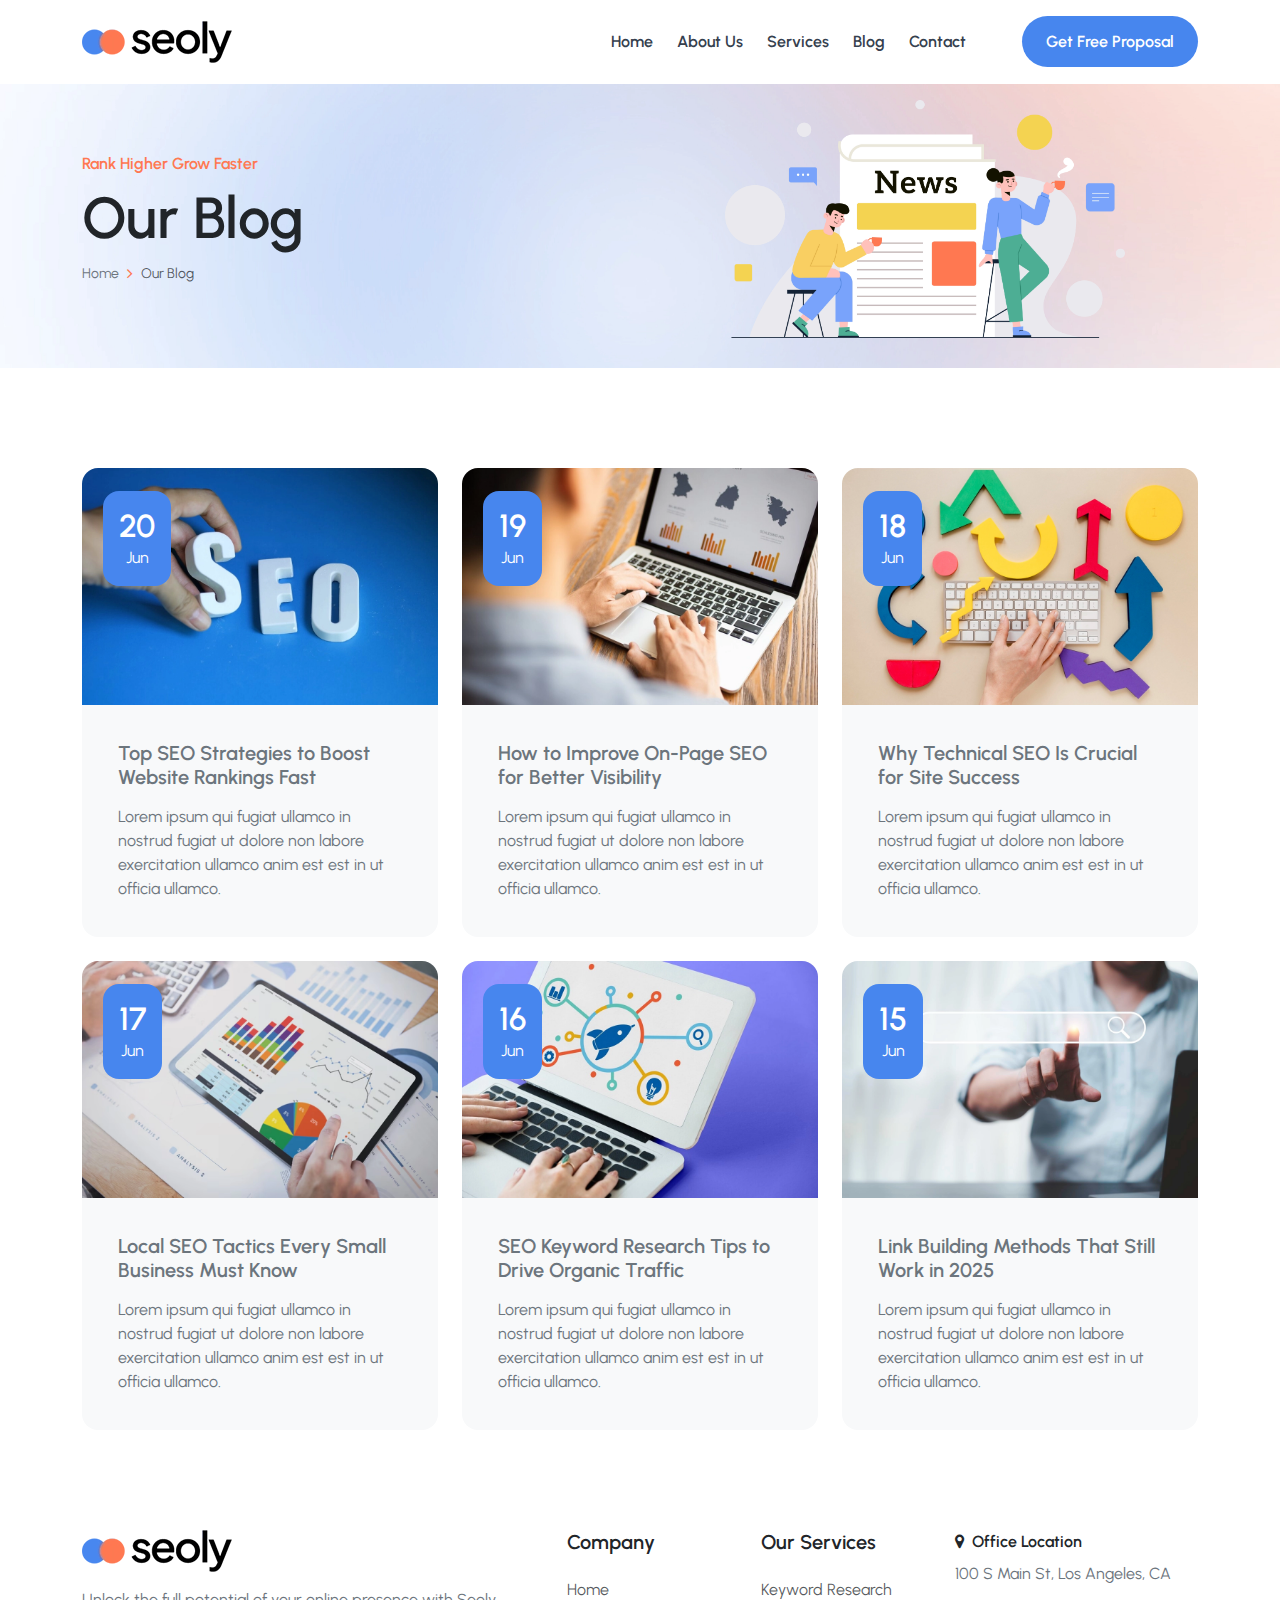
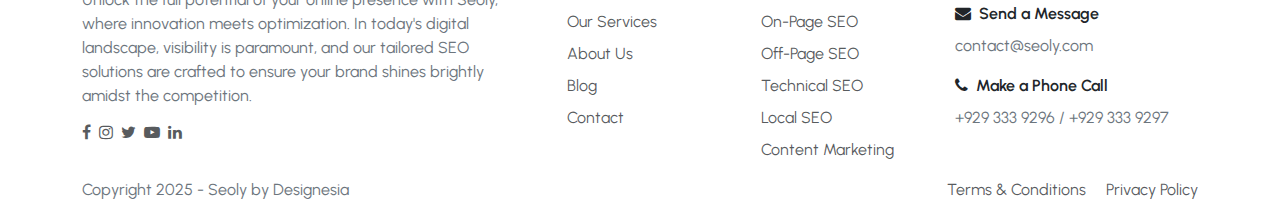
<file: blog.html>
<!DOCTYPE html>
<html lang="en">
<head>
    <meta charset="UTF-8">
    <meta name="viewport" content="width=device-width, initial-scale=1">
    <title>Seoly - Our Blog</title>
    <!-- Icon -->
    <link rel="Icon" type="png" href="images/logo/tab.webp">
    <link rel="stylesheet" href="https://cdnjs.cloudflare.com/ajax/libs/font-awesome/4.7.0/css/font-awesome.css"
        integrity="sha512-5A8nwdMOWrSz20fDsjczgUidUBR8liPYU+WymTZP1lmY9G6Oc7HlZv156XqnsgNUzTyMefFTcsFH/tnJE/+xBg=="
        crossorigin="anonymous" referrerpolicy="no-referrer" />
    <!-- Font -->
    <link href="https://fonts.googleapis.com/css2?family=Urbanist:ital,wght@0,100..900;1,100..900&display=swap"
        rel="stylesheet">
    <!-- CSS -->
    <link rel="stylesheet" href="css/blog.css">
    <link rel="stylesheet" href="css/master.css">
    <link rel="stylesheet" href="https://cdn.jsdelivr.net/npm/bootstrap@5.3.8/dist/css/bootstrap.min.css">
</head>
<body class="body">
    <!-- Navigation Start -->
    <nav class="navbar navbar-expand-lg bg-white py-3">
        <div class="container">
            <a class="navbar-brand" href="#"><img src="images/logo/logo.webp"></a>
            <button class="navbar-toggler" type="button" data-bs-toggle="collapse" data-bs-target="#navbarNavAltMarkup"
                aria-controls="navbarNavAltMarkup" aria-expanded="false" aria-label="Toggle navigation"><span
                    class="navbar-toggler-icon"></span></button>
            <div class="collapse navbar-collapse justify-content-end" id="navbarNavAltMarkup">
                <div class="navbar-nav">
                    <a class="nav-link gray fw-semibold me-lg-2 me-0 mb-lg-0 mb-2 mt-lg-0 mt-3"
                        href="index.html">Home</a>
                    <a class="nav-link gray fw-semibold me-lg-2 me-0 mb-lg-0 mb-2" href="about.html">About Us</a>
                    <a class="nav-link gray fw-semibold me-lg-2 me-0 mb-lg-0 mb-2" href="service.html">Services</a>
                    <a class="nav-link gray fw-semibold me-lg-2 me-0 mb-lg-0 mb-2" href="#">Blog</a>
                    <a class="nav-link gray fw-semibold" href="contact.html">Contact</a>
                </div>
                <div class="btn_one ms-lg-5 ms-0 mt-lg-0 mt-5 mb-lg-0 mb-4">
                    <a href="contact.html" class="fw-semibold text-decoration-none text-white rounded-5 py-3 px-4">Get
                        Free
                        Proposal</a>
                </div>
            </div>
        </div>
    </nav>
    <!-- Navigation End -->


    <!-- Header Start -->
    <header>
        <div class="container">
            <div class="row align-items-center">
                <div class="col-lg-6 col-md-6">
                    <p class="orange fw-semibold mb-2">Rank Higher Grow Faster</p>
                    <h1 class="text-dark fw-semibold">Our Blog</h1>
                    <div class="category d-flex align-items-center">
                        <p class="text-secondary mb-0">Home</p>
                        <div class="icon orange mx-2"><i class="fa fa-angle-right" aria-hidden="true"></i></div>
                        <p class="text-muted mb-0">Our Blog</p>
                    </div>
                </div>
                <div class="col-lg-6 col-md-6">
                    <div class="image text-end mx-auto d-lg-block d-md-block d-none"><img src="images/header/5.webp"
                            alt=""></div>
                </div>
            </div>
        </div>
    </header>
    <!-- Header End -->


    <!-- Blog Start -->
    <section class="blog">
        <div class="container">
            <div class="row g-lg-4 g-md-4 g-3">
                <div class="col-lg-4 col-md-6">
                    <div class="item rounded-4">
                        <div class="image">
                            <a href="blog_single.html"><img src="images/blog/1.webp" alt="" class="img-fluid"></a>
                            <div class="date rounded-4 text-center p-3">
                                <h2 class="fw-semibold text-white mb-0">20</h2>
                                <p class="text-white mb-0">Jun</p>
                            </div>
                        </div>
                        <div class="texts">
                            <h5 class="text-secondary fw-semibold mb-lg-3 mb-md-3 mb-2">Top SEO Strategies to Boost Website Rankings Fast</h5>
                            <p class="lh-base mb-0 text-secondary">Lorem ipsum qui fugiat ullamco in nostrud fugiat ut dolore non labore exercitation ullamco anim est est in ut officia
                            ullamco.</p>
                        </div>
                    </div>
                </div>
                <div class="col-lg-4 col-md-6">
                    <div class="item rounded-4">
                        <div class="image">
                            <a href="blog_single.html"><img src="images/blog/2.webp" alt="" class="img-fluid"></a>
                            <div class="date rounded-4 text-center p-3">
                                <h2 class="fw-semibold text-white mb-0">19</h2>
                                <p class="text-white mb-0">Jun</p>
                            </div>
                        </div>
                        <div class="texts">
                            <h5 class="text-secondary fw-semibold mb-lg-3 mb-md-3 mb-2">How to Improve On-Page SEO for Better Visibility</h5>
                            <p class="lh-base mb-0 text-secondary">Lorem ipsum qui fugiat ullamco in nostrud fugiat ut dolore non labore exercitation ullamco anim est est in ut officia
                            ullamco.</p>
                        </div>
                    </div>
                </div>
                <div class="col-lg-4 col-md-6">
                    <div class="item rounded-4">
                        <div class="image">
                            <a href="blog_single.html"><img src="images/blog/3.webp" alt="" class="img-fluid"></a>
                            <div class="date rounded-4 text-center p-3">
                                <h2 class="fw-semibold text-white mb-0">18</h2>
                                <p class="text-white mb-0">Jun</p>
                            </div>
                        </div>
                        <div class="texts">
                            <h5 class="text-secondary fw-semibold mb-lg-3 mb-md-3 mb-2">Why Technical SEO Is Crucial for Site Success</h5>
                            <p class="lh-base mb-0 text-secondary">Lorem ipsum qui fugiat ullamco in nostrud fugiat ut dolore non labore exercitation ullamco anim est est in ut officia
                            ullamco.</p>
                        </div>
                    </div>
                </div>
                <div class="col-lg-4 col-md-6">
                    <div class="item rounded-4">
                        <div class="image">
                            <a href="blog_single.html"><img src="images/blog/4.webp" alt="" class="img-fluid"></a>
                            <div class="date rounded-4 text-center p-3">
                                <h2 class="fw-semibold text-white mb-0">17</h2>
                                <p class="text-white mb-0">Jun</p>
                            </div>
                        </div>
                        <div class="texts">
                            <h5 class="text-secondary fw-semibold mb-lg-3 mb-md-3 mb-2">Local SEO Tactics Every Small Business Must Know</h5>
                            <p class="lh-base mb-0 text-secondary">Lorem ipsum qui fugiat ullamco in nostrud fugiat ut dolore non labore exercitation ullamco anim est est in ut officia
                            ullamco.</p>
                        </div>
                    </div>
                </div>
                <div class="col-lg-4 col-md-6">
                    <div class="item rounded-4">
                        <div class="image">
                            <a href="blog_single.html"><img src="images/blog/5.webp" alt="" class="img-fluid"></a>
                            <div class="date rounded-4 text-center p-3">
                                <h2 class="fw-semibold text-white mb-0">16</h2>
                                <p class="text-white mb-0">Jun</p>
                            </div>
                        </div>
                        <div class="texts">
                            <h5 class="text-secondary fw-semibold mb-lg-3 mb-md-3 mb-2">SEO Keyword Research Tips to Drive Organic Traffic</h5>
                            <p class="lh-base mb-0 text-secondary">Lorem ipsum qui fugiat ullamco in nostrud fugiat ut dolore non labore exercitation ullamco anim est est in ut officia
                            ullamco.</p>
                        </div>
                    </div>
                </div>
                <div class="col-lg-4 col-md-6">
                    <div class="item rounded-4">
                        <div class="image">
                            <a href="blog_single.html"><img src="images/blog/6.webp" alt="" class="img-fluid"></a>
                            <div class="date rounded-4 text-center p-3">
                                <h2 class="fw-semibold text-white mb-0">15</h2>
                                <p class="text-white mb-0">Jun</p>
                            </div>
                        </div>
                        <div class="texts">
                            <h5 class="text-secondary fw-semibold mb-lg-3 mb-md-3 mb-2">Link Building Methods That Still Work in 2025</h5>
                            <p class="lh-base mb-0 text-secondary">Lorem ipsum qui fugiat ullamco in nostrud fugiat ut dolore non labore exercitation ullamco anim est est in ut officia
                            ullamco.</p>
                        </div>
                    </div>
                </div>
            </div>
        </div>
    </section>
    <!-- Blog End -->


    <!-- Footer Start -->
    <footer>
        <div class="container">
            <div class="row g-lg-5 g-md-5 g-4">
                <div class="col-lg-5">
                    <div class="logo"><img src="images/logo/logo.webp" alt=""></div>
                    <p class="text-secondary mt-3 description">Unlock the full potential of your online presence with Seoly,
                        where innovation meets optimization. In today's digital
                        landscape, visibility is paramount, and our tailored SEO solutions are crafted to ensure your brand
                        shines brightly
                        amidst the competition.</p>
                    <ul class="ps-0 list-unstyled socials d-flex align-items-center">
                        <li class="me-2"><a href="#"
                                class="rounded-3 text-muted d-flex justify-content-center align-items-center text-decoration-none"><i
                                    class="fa fa-facebook" aria-hidden="true"></i></a></li>
                        <li class="me-2"><a href="#"
                                class="rounded-3 text-muted d-flex justify-content-center align-items-center text-decoration-none"><i
                                    class="fa fa-instagram" aria-hidden="true"></i></a></li>
                        <li class="me-2"><a href="#"
                                class="rounded-3 text-muted d-flex justify-content-center align-items-center text-decoration-none"><i
                                    class="fa fa-twitter" aria-hidden="true"></i></a></li>
                        <li class="me-2"><a href="#"
                                class="rounded-3 text-muted d-flex justify-content-center align-items-center text-decoration-none"><i
                                    class="fa fa-youtube-play" aria-hidden="true"></i></a></li>
                        <li><a href="#"
                                class="rounded-3 text-muted d-flex justify-content-center align-items-center text-decoration-none"><i
                                    class="fa fa-linkedin" aria-hidden="true"></i></a></li>
                    </ul>
                </div>
                <div class="col-lg-2 col-md-3">
                    <h5 class="text-dark mb-4 fw-semibold">Company</h5>
                    <ul class="links ps-0 list-unstyled">
                        <li class="mb-2"><a href="index.html" class="text-decoration-none text-muted">Home</a></li>
                        <li class="mb-2"><a href="service.html" class="text-decoration-none text-muted">Our Services</a>
                        </li>
                        <li class="mb-2"><a href="about.html" class="text-decoration-none text-muted">About Us</a></li>
                        <li class="mb-2"><a href="#" class="text-decoration-none text-muted">Blog</a></li>
                        <li><a href="contact.html" class="text-decoration-none text-muted">Contact</a></li>
                    </ul>
                </div>
                <div class="col-lg-2 col-md-4">
                    <h5 class="text-dark mb-4 fw-semibold">Our Services</h5>
                    <ul class="links ps-0 list-unstyled">
                        <li class="mb-2"><a href="#" class="text-decoration-none text-muted">Keyword Research</a></li>
                        <li class="mb-2"><a href="#" class="text-decoration-none text-muted">On-Page SEO</a></li>
                        <li class="mb-2"><a href="#" class="text-decoration-none text-muted">Off-Page SEO</a></li>
                        <li class="mb-2"><a href="#" class="text-decoration-none text-muted">Technical SEO</a></li>
                        <li class="mb-2"><a href="#" class="text-decoration-none text-muted">Local SEO</a></li>
                        <li><a href="#" class="text-decoration-none text-muted">Content Marketing</a></li>
                    </ul>
                </div>
                <div class="col-lg-3 col-md-5">
                    <div class="info">
                        <div class="item">
                            <div class="d-flex align-items-center fw-semibold mb-2">
                                <div class="icon"><i class="fa fa-map-marker me-2" aria-hidden="true"></i></div> Office
                                Location
                            </div>
                            <p class="text-secondary">100 S Main St, Los Angeles, CA</p>
                        </div>
                        <div class="item">
                            <div class="d-flex align-items-center fw-semibold mb-2">
                                <div class="icon"><i class="fa fa-envelope me-2" aria-hidden="true"></i></div> Send a
                                Message
                            </div>
                            <p class="text-secondary">contact@seoly.com</p>
                        </div>
                        <div class="item">
                            <div class="d-flex align-items-center fw-semibold mb-2">
                                <div class="icon"><i class="fa fa-phone me-2" aria-hidden="true"></i></div> Make a Phone
                                Call
                            </div>
                            <p class="text-secondary">+929 333 9296 / +929 333 9297</p>
                        </div>
                    </div>
                </div>
            </div>
        </div>
        <div class="copyright">
            <div class="container">
                <div class="row justify-content-between">
                    <div class="col-lg-6 text-lg-start text-center">
                        <p class="text-secondary mb-lg-0 mb-2">Copyright 2025 - Seoly by Designesia</p>
                    </div>
                    <div class="col-lg-6 text-lg-end text-center">
                        <a href="#" class="text-muted text-decoration-none me-3">Terms & Conditions</a>
                        <a href="#" class="text-muted text-decoration-none">Privacy Policy</a>
                    </div>
                </div>
            </div>
        </div>
    </footer>
    <!-- Footer End -->
    
    
    <!-- Javascript -->
    <script src="https://cdn.jsdelivr.net/npm/bootstrap@5.3.8/dist/js/bootstrap.bundle.min.js"></script>
</body>
</html>
</file>
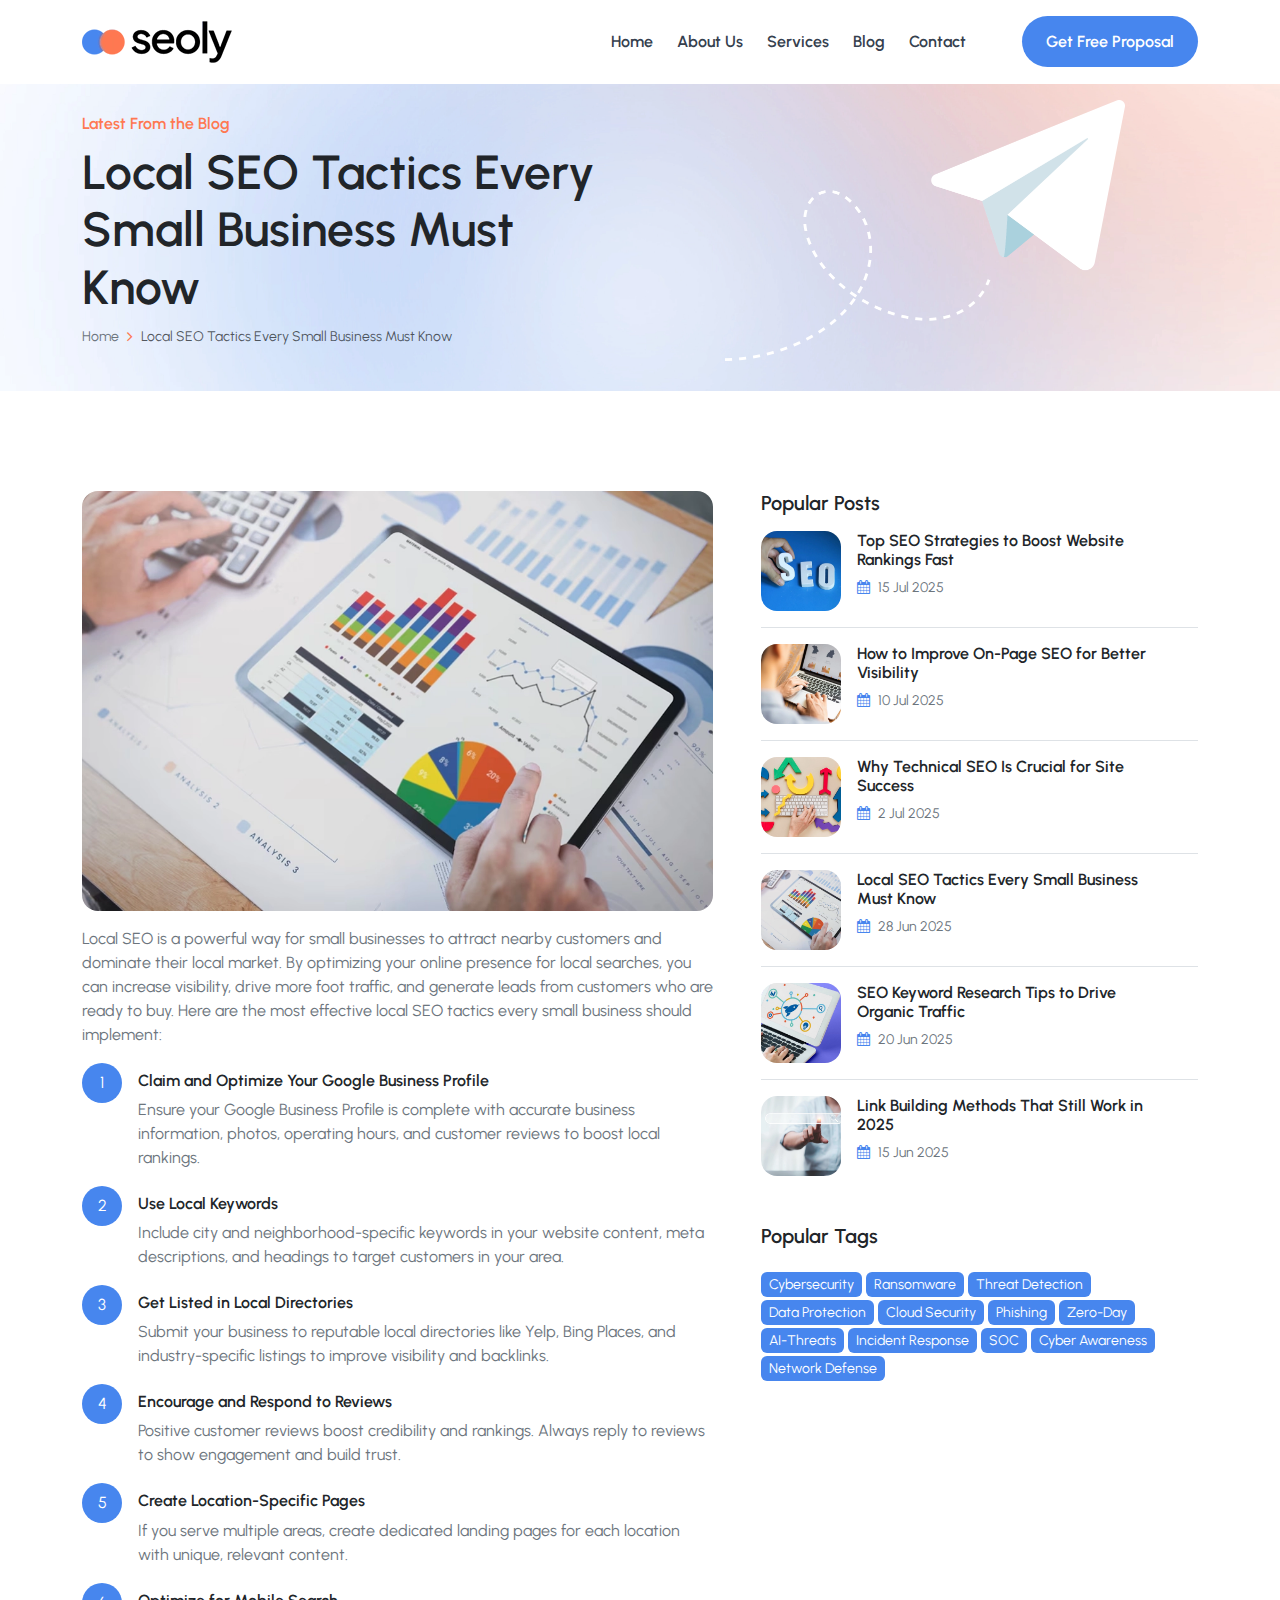
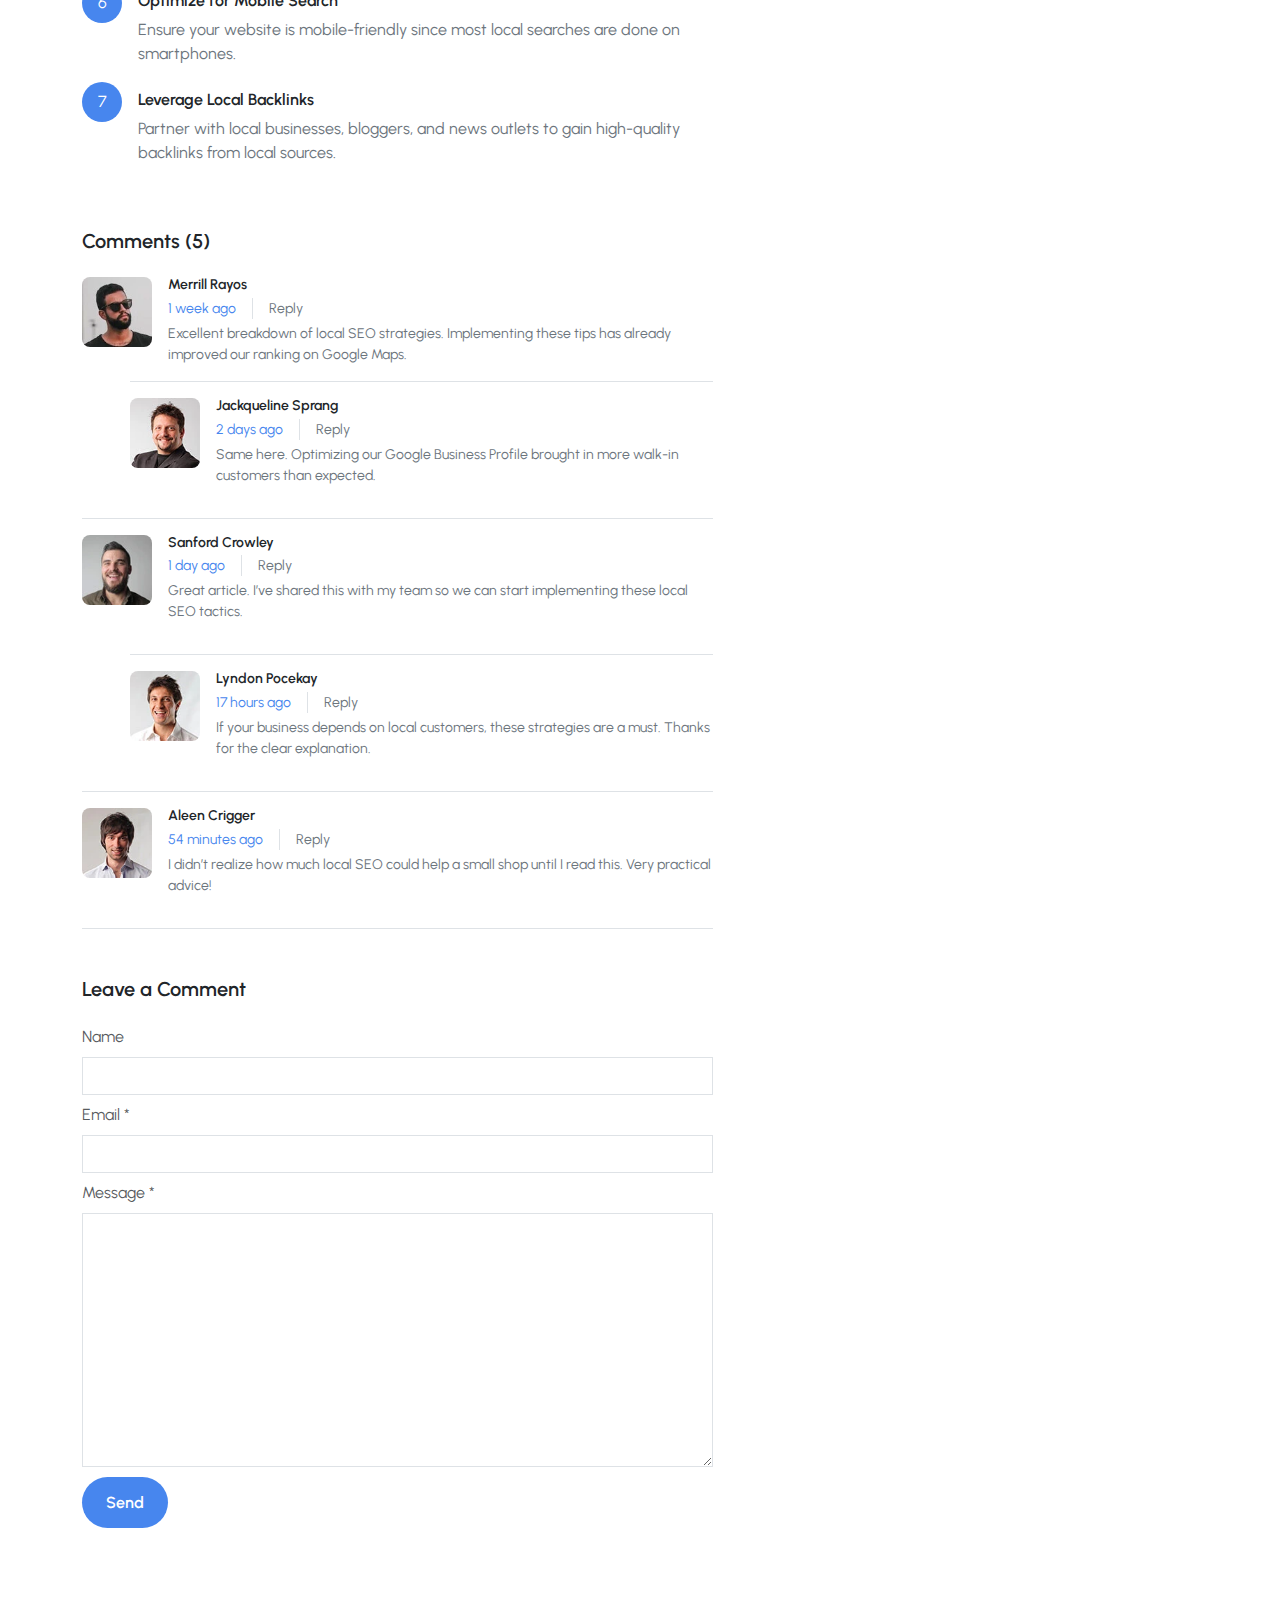
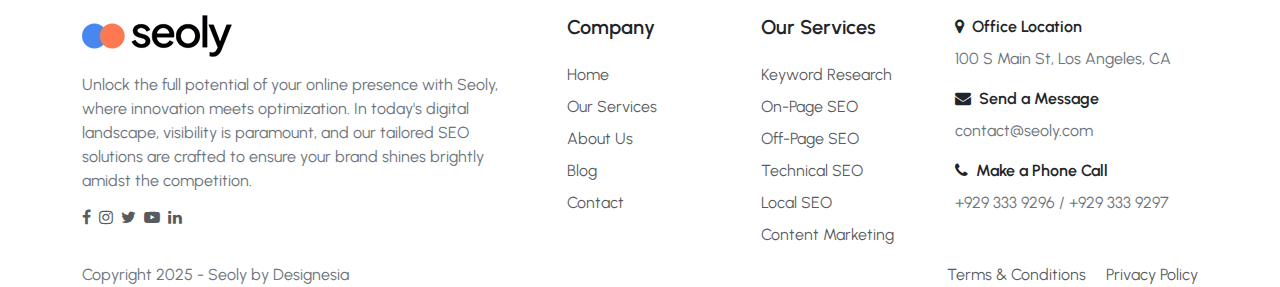
<file: blog_single.html>
<!DOCTYPE html>
<html lang="en">
<head>
    <meta charset="UTF-8">
    <meta name="viewport" content="width=device-width, initial-scale=1">
    <title>Seoly - Local SEO Tactics Every Small Business Must Know</title>
    <!-- Icon -->
    <link rel="Icon" type="png" href="images/logo/tab.webp">
    <link rel="stylesheet" href="https://cdnjs.cloudflare.com/ajax/libs/font-awesome/4.7.0/css/font-awesome.css"
        integrity="sha512-5A8nwdMOWrSz20fDsjczgUidUBR8liPYU+WymTZP1lmY9G6Oc7HlZv156XqnsgNUzTyMefFTcsFH/tnJE/+xBg=="
        crossorigin="anonymous" referrerpolicy="no-referrer" />
    <!-- Font -->
    <link href="https://fonts.googleapis.com/css2?family=Urbanist:ital,wght@0,100..900;1,100..900&display=swap"
        rel="stylesheet">
    <!-- CSS -->
    <link rel="stylesheet" href="css/blog_single.css">
    <link rel="stylesheet" href="css/master.css">
    <link rel="stylesheet" href="https://cdn.jsdelivr.net/npm/bootstrap@5.3.8/dist/css/bootstrap.min.css">
</head>
<body class="body">
    <!-- Navigation Start -->
    <nav class="navbar navbar-expand-lg bg-white py-3">
        <div class="container">
            <a class="navbar-brand" href="#"><img src="images/logo/logo.webp"></a>
            <button class="navbar-toggler" type="button" data-bs-toggle="collapse" data-bs-target="#navbarNavAltMarkup"
                aria-controls="navbarNavAltMarkup" aria-expanded="false" aria-label="Toggle navigation"><span
                    class="navbar-toggler-icon"></span></button>
            <div class="collapse navbar-collapse justify-content-end" id="navbarNavAltMarkup">
                <div class="navbar-nav">
                    <a class="nav-link gray fw-semibold me-lg-2 me-0 mb-lg-0 mb-2 mt-lg-0 mt-3"
                        href="index.html">Home</a>
                    <a class="nav-link gray fw-semibold me-lg-2 me-0 mb-lg-0 mb-2" href="about.html">About Us</a>
                    <a class="nav-link gray fw-semibold me-lg-2 me-0 mb-lg-0 mb-2" href="service.html">Services</a>
                    <a class="nav-link gray fw-semibold me-lg-2 me-0 mb-lg-0 mb-2" href="#">Blog</a>
                    <a class="nav-link gray fw-semibold" href="contact.html">Contact</a>
                </div>
                <div class="btn_one ms-lg-5 ms-0 mt-lg-0 mt-5 mb-lg-0 mb-4">
                    <a href="contact.html" class="fw-semibold text-decoration-none text-white rounded-5 py-3 px-4">Get
                        Free
                        Proposal</a>
                </div>
            </div>
        </div>
    </nav>
    <!-- Navigation End -->


    <!-- Header Start -->
    <header>
        <div class="container">
            <div class="row align-items-center">
                <div class="col-lg-6 col-md-6">
                    <p class="orange fw-semibold mb-2">Latest From the Blog</p>
                    <h1 class="text-dark fw-semibold">Local SEO Tactics Every Small Business Must Know</h1>
                    <div class="category d-flex align-items-center">
                        <p class="text-secondary mb-0">Home</p>
                        <div class="icon orange mx-2"><i class="fa fa-angle-right" aria-hidden="true"></i></div>
                        <p class="text-muted mb-0">Local SEO Tactics Every Small Business Must Know</p>
                    </div>
                </div>
                <div class="col-lg-6 col-md-6">
                    <div class="image text-end mx-auto d-lg-block d-md-block d-none"><img src="images/header/6.webp"
                            alt=""></div>
                </div>
            </div>
        </div>
    </header>
    <!-- Header End -->


    <!-- Article Start -->
    <section class="article">
        <div class="container">
            <div class="row g-lg-5 g-0">
                <div class="col-lg-7">
                    <div class="image mb-3"><img src="images/blog/4.webp" class="img-fluid rounded-4" alt=""></div>
                    <p class="text-secondary">Local SEO is a powerful way for small businesses to attract nearby customers and dominate their local market. By
                    optimizing your online presence for local searches, you can increase visibility, drive more foot traffic, and generate
                    leads from customers who are ready to buy. Here are the most effective local SEO tactics every small business should
                    implement:</p>
                    <div class="tips mb-lg-5 mb-md-5 mb-4">
                        <div class="tip">
                            <div class="d-flex">
                                <div class="wrapper"><div class="number rounded-circle text-white d-flex justify-content-center align-items-center">1</div></div>
                                <div class="texts">
                                    <h6 class="text-dark mb-0 ms-3 mt-lg-2 mt-md-2 mt-1 mb-2 fw-semibold">Claim and Optimize Your Google Business Profile</h6>
                                    <p class="text-secondary ms-3">Ensure your Google Business Profile is complete with accurate business information, photos, operating hours, and
                                    customer reviews to boost local rankings.</p>
                                </div>
                            </div>
                        </div>
                        <div class="tip">
                            <div class="d-flex">
                                <div class="wrapper"><div class="number rounded-circle text-white d-flex justify-content-center align-items-center">2</div></div>
                                <div class="texts">
                                    <h6 class="text-dark mb-0 ms-3 mt-lg-2 mt-md-2 mt-1 mb-2 fw-semibold">Use Local Keywords</h6>
                                    <p class="text-secondary ms-3">Include city and neighborhood-specific keywords in your website content, meta descriptions, and headings to target
                                    customers in your area.</p>
                                </div>
                            </div>
                        </div>
                        <div class="tip">
                            <div class="d-flex">
                                <div class="wrapper"><div class="number rounded-circle text-white d-flex justify-content-center align-items-center">3</div></div>
                                <div class="texts">
                                    <h6 class="text-dark mb-0 ms-3 mt-lg-2 mt-md-2 mt-1 mb-2 fw-semibold">Get Listed in Local Directories</h6>
                                    <p class="text-secondary ms-3">Submit your business to reputable local directories like Yelp, Bing Places, and industry-specific listings to improve
                                    visibility and backlinks.</p>
                                </div>
                            </div>
                        </div>
                        <div class="tip">
                            <div class="d-flex">
                                <div class="wrapper"><div class="number rounded-circle text-white d-flex justify-content-center align-items-center">4</div></div>
                                <div class="texts">
                                    <h6 class="text-dark mb-0 ms-3 mt-lg-2 mt-md-2 mt-1 mb-2 fw-semibold">Encourage and Respond to Reviews</h6>
                                    <p class="text-secondary ms-3">Positive customer reviews boost credibility and rankings. Always reply to reviews to show engagement and build trust.</p>
                                </div>
                            </div>
                        </div>
                        <div class="tip">
                            <div class="d-flex">
                                <div class="wrapper"><div class="number rounded-circle text-white d-flex justify-content-center align-items-center">5</div></div>
                                <div class="texts">
                                    <h6 class="text-dark mb-0 ms-3 mt-lg-2 mt-md-2 mt-1 mb-2 fw-semibold">Create Location-Specific Pages</h6>
                                    <p class="text-secondary ms-3">If you serve multiple areas, create dedicated landing pages for each location with unique, relevant content.</p>
                                </div>
                            </div>
                        </div>
                        <div class="tip">
                            <div class="d-flex">
                                <div class="wrapper"><div class="number rounded-circle text-white d-flex justify-content-center align-items-center">6</div></div>
                                <div class="texts">
                                    <h6 class="text-dark mb-0 ms-3 mt-lg-2 mt-md-2 mt-1 mb-2 fw-semibold">Optimize for Mobile Search</h6>
                                    <p class="text-secondary ms-3">Ensure your website is mobile-friendly since most local searches are done on smartphones.</p>
                                </div>
                            </div>
                        </div>
                        <div class="tip">
                            <div class="d-flex">
                                <div class="wrapper"><div class="number rounded-circle text-white d-flex justify-content-center align-items-center">7</div></div>
                                <div class="texts">
                                    <h6 class="text-dark mb-0 ms-3 mt-lg-2 mt-md-2 mt-1 mb-2 fw-semibold">Leverage Local Backlinks</h6>
                                    <p class="text-secondary ms-3">Partner with local businesses, bloggers, and news outlets to gain high-quality backlinks from local sources.</p>
                                </div>
                            </div>
                        </div>
                    </div>
                    <h5 class="fw-semibold text-dark mb-4">Comments (5)</h5>
                    <div class="comments mb-lg-5 mb-md-5 mb-4">
                        <div class="comment d-flex">
                            <div class="image me-3"><img src="images/blog/comments/1.webp" class="rounded-3" alt=""></div>
                            <div class="texts">
                                <h6 class="text-dark fw-semibold mb-1">Merrill Rayos</h6>
                                <div class="d-flex mb-1">
                                    <p class="date mb-0 border-end pe-3 me-3">1 week ago</p>
                                    <a href="#" class="text-decoration-none text-secondary">Reply</a>
                                </div>
                                <p class="text-secondary pb-3 mb-0">Excellent breakdown of local SEO strategies. Implementing these tips has already improved our ranking on Google Maps.</p>
                            </div>
                        </div>
                        <div class="comment d-flex pt-3 border-top ms-5">
                            <div class="image me-3"><img src="images/blog/comments/2.webp" class="rounded-3" alt=""></div>
                            <div class="texts">
                                <h6 class="text-dark fw-semibold mb-1">Jackqueline Sprang</h6>
                                <div class="d-flex mb-1">
                                    <p class="date mb-0 border-end pe-3 me-3">2 days ago</p>
                                    <a href="#" class="text-decoration-none text-secondary">Reply</a>
                                </div>
                                <p class="text-secondary pb-lg-3 pb-md-3 pb-0">Same here. Optimizing our Google Business Profile brought in more walk-in customers than expected.</p>
                            </div>
                        </div>
                        <div class="comment d-flex pt-3 border-top">
                            <div class="image me-3"><img src="images/blog/comments/3.webp" class="rounded-3" alt=""></div>
                            <div class="texts">
                                <h6 class="text-dark fw-semibold mb-1">Sanford Crowley</h6>
                                <div class="d-flex mb-1">
                                    <p class="date mb-0 border-end pe-3 me-3">1 day ago</p>
                                    <a href="#" class="text-decoration-none text-secondary">Reply</a>
                                </div>
                                <p class="text-secondary pb-lg-3 pb-md-3 pb-0">Great article. I’ve shared this with my team so we can start implementing these local SEO tactics.</p>
                            </div>
                        </div>
                        <div class="comment d-flex pt-3 border-top ms-5">
                            <div class="image me-3"><img src="images/blog/comments/4.webp" class="rounded-3" alt=""></div>
                            <div class="texts">
                                <h6 class="text-dark fw-semibold mb-1">Lyndon Pocekay</h6>
                                <div class="d-flex mb-1">
                                    <p class="date mb-0 border-end pe-3 me-3">17 hours ago</p>
                                    <a href="#" class="text-decoration-none text-secondary">Reply</a>
                                </div>
                                <p class="text-secondary pb-lg-3 pb-md-3 pb-0">If your business depends on local customers, these strategies are a must. Thanks for the clear explanation.</p>
                            </div>
                        </div>
                        <div class="comment d-flex pt-3 border-top border-bottom">
                            <div class="image me-3"><img src="images/blog/comments/5.webp" class="rounded-3" alt=""></div>
                            <div class="texts">
                                <h6 class="text-dark fw-semibold mb-1">Aleen Crigger</h6>
                                <div class="d-flex mb-1">
                                    <p class="date mb-0 border-end pe-3 me-3">54 minutes ago</p>
                                    <a href="#" class="text-decoration-none text-secondary">Reply</a>
                                </div>
                                <p class="text-secondary pb-lg-3 pb-md-3 pb-0">I didn’t realize how much local SEO could help a small shop until I read this. Very practical advice!</p>
                            </div>
                        </div>
                    </div>
                    <h5 class="fw-semibold text-dark mb-4">Leave a Comment</h5>
                    <form>
                        <div class="input_group mb-2">
                            <p class="text-muted mb-2">Name</p>
                            <input type="text" class="form-control rounded-0">
                        </div>
                        <div class="input_group mb-2">
                            <p class="text-muted mb-2">Email *</p>
                            <input type="email" class="form-control rounded-0">
                        </div>
                        <div class="input_group mb-4">
                            <p class="text-muted mb-2">Message *</p>
                            <textarea name="" id="" rows="10" class="form-control rounded-0"></textarea>
                        </div>
                        <button class="btn_one bg-transparent border-0 mb-lg-0 mb-5">
                            <a href="contact.html" class="fw-semibold text-decoration-none text-white rounded-5 py-3 px-4">Send</a>
                        </button>
                    </form>
                </div>
                <div class="col-lg-5">
                    <h5 class="fw-semibold text-dark mb-3 mt-lg-0 mt-4">Popular Posts</h5>
                    <div class="posts mb-lg-5 mb-md-5 mb-4">
                        <div class="post d-flex pb-3 border-bottom mb-3">
                            <div class="image me-3"><img src="images/blog/posts/1.webp" class="rounded-4" alt=""></div>
                            <div class="texts">
                                <h6 class="fw-semibold text-dark">Top SEO Strategies to Boost Website Rankings Fast</h6>
                                <div class="date d-flex align-items-center">
                                    <div class="icon me-2"><i class="fa fa-calendar" aria-hidden="true"></i></div>
                                    <p class="text-secondary mb-0">15 Jul 2025</p>
                                </div>
                            </div>
                        </div>
                        <div class="post d-flex pb-3 border-bottom mb-3">
                            <div class="image me-3"><img src="images/blog/posts/2.webp" class="rounded-4" alt=""></div>
                            <div class="texts">
                                <h6 class="fw-semibold text-dark">How to Improve On-Page SEO for Better Visibility</h6>
                                <div class="date d-flex align-items-center">
                                    <div class="icon me-2"><i class="fa fa-calendar" aria-hidden="true"></i></div>
                                    <p class="text-secondary mb-0">10 Jul 2025</p>
                                </div>
                            </div>
                        </div>
                        <div class="post d-flex pb-3 border-bottom mb-3">
                            <div class="image me-3"><img src="images/blog/posts/3.webp" class="rounded-4" alt=""></div>
                            <div class="texts">
                                <h6 class="fw-semibold text-dark">Why Technical SEO Is Crucial for Site Success</h6>
                                <div class="date d-flex align-items-center">
                                    <div class="icon me-2"><i class="fa fa-calendar" aria-hidden="true"></i></div>
                                    <p class="text-secondary mb-0">2 Jul 2025</p>
                                </div>
                            </div>
                        </div>
                        <div class="post d-flex pb-3 border-bottom mb-3">
                            <div class="image me-3"><img src="images/blog/posts/4.webp" class="rounded-4" alt=""></div>
                            <div class="texts">
                                <h6 class="fw-semibold text-dark">Local SEO Tactics Every Small Business Must Know</h6>
                                <div class="date d-flex align-items-center">
                                    <div class="icon me-2"><i class="fa fa-calendar" aria-hidden="true"></i></div>
                                    <p class="text-secondary mb-0">28 Jun 2025</p>
                                </div>
                            </div>
                        </div>
                        <div class="post d-flex pb-3 border-bottom mb-3">
                            <div class="image me-3"><img src="images/blog/posts/5.webp" class="rounded-4" alt=""></div>
                            <div class="texts">
                                <h6 class="fw-semibold text-dark">SEO Keyword Research Tips to Drive Organic Traffic</h6>
                                <div class="date d-flex align-items-center">
                                    <div class="icon me-2"><i class="fa fa-calendar" aria-hidden="true"></i></div>
                                    <p class="text-secondary mb-0">20 Jun 2025</p>
                                </div>
                            </div>
                        </div>
                        <div class="post d-flex">
                            <div class="image me-3"><img src="images/blog/posts/6.webp" class="rounded-4" alt=""></div>
                            <div class="texts">
                                <h6 class="fw-semibold text-dark">Link Building Methods That Still Work in 2025</h6>
                                <div class="date d-flex align-items-center">
                                    <div class="icon me-2"><i class="fa fa-calendar" aria-hidden="true"></i></div>
                                    <p class="text-secondary mb-0">15 Jun 2025</p>
                                </div>
                            </div>
                        </div>
                    </div>
                    <h5 class="fw-semibold text-dark mb-4">Popular Tags</h5>
                    <ul class="tags ps-0 list-unstyled d-flex flex-wrap">
                        <li class="mb-1 me-1"><a href="#" class="tag text-decoration-none text-white px-2 py-1 rounded-2">Cybersecurity</a></li>
                        <li class="mb-1 me-1"><a href="#" class="tag text-decoration-none text-white px-2 py-1 rounded-2">Ransomware</a></li>
                        <li class="mb-1 me-1"><a href="#" class="tag text-decoration-none text-white px-2 py-1 rounded-2">Threat Detection</a></li>
                        <li class="mb-1 me-1"><a href="#" class="tag text-decoration-none text-white px-2 py-1 rounded-2">Data Protection</a></li>
                        <li class="mb-1 me-1"><a href="#" class="tag text-decoration-none text-white px-2 py-1 rounded-2">Cloud Security</a></li>
                        <li class="mb-1 me-1"><a href="#" class="tag text-decoration-none text-white px-2 py-1 rounded-2">Phishing</a></li>
                        <li class="mb-1 me-1"><a href="#" class="tag text-decoration-none text-white px-2 py-1 rounded-2">Zero-Day</a></li>
                        <li class="mb-1 me-1"><a href="#" class="tag text-decoration-none text-white px-2 py-1 rounded-2">AI-Threats</a></li>
                        <li class="mb-1 me-1"><a href="#" class="tag text-decoration-none text-white px-2 py-1 rounded-2">Incident Response</a></li>
                        <li class="mb-1 me-1"><a href="#" class="tag text-decoration-none text-white px-2 py-1 rounded-2">SOC</a></li>
                        <li class="mb-1 me-1"><a href="#" class="tag text-decoration-none text-white px-2 py-1 rounded-2">Cyber Awareness</a></li>
                        <li><a href="#" class="tag text-decoration-none text-white px-2 py-1 rounded-2">Network Defense</a></li>
                    </ul>
                </div>
            </div>
        </div>
    </section>
    <!-- Article End -->


    <!-- Footer Start -->
    <footer>
        <div class="container">
            <div class="row g-lg-5 g-md-5 g-4">
                <div class="col-lg-5">
                    <div class="logo"><img src="images/logo/logo.webp" alt=""></div>
                    <p class="text-secondary mt-3 description">Unlock the full potential of your online presence with
                        Seoly,
                        where innovation meets optimization. In today's digital
                        landscape, visibility is paramount, and our tailored SEO solutions are crafted to ensure your
                        brand
                        shines brightly
                        amidst the competition.</p>
                    <ul class="ps-0 list-unstyled socials d-flex align-items-center">
                        <li class="me-2"><a href="#"
                                class="rounded-3 text-muted d-flex justify-content-center align-items-center text-decoration-none"><i
                                    class="fa fa-facebook" aria-hidden="true"></i></a></li>
                        <li class="me-2"><a href="#"
                                class="rounded-3 text-muted d-flex justify-content-center align-items-center text-decoration-none"><i
                                    class="fa fa-instagram" aria-hidden="true"></i></a></li>
                        <li class="me-2"><a href="#"
                                class="rounded-3 text-muted d-flex justify-content-center align-items-center text-decoration-none"><i
                                    class="fa fa-twitter" aria-hidden="true"></i></a></li>
                        <li class="me-2"><a href="#"
                                class="rounded-3 text-muted d-flex justify-content-center align-items-center text-decoration-none"><i
                                    class="fa fa-youtube-play" aria-hidden="true"></i></a></li>
                        <li><a href="#"
                                class="rounded-3 text-muted d-flex justify-content-center align-items-center text-decoration-none"><i
                                    class="fa fa-linkedin" aria-hidden="true"></i></a></li>
                    </ul>
                </div>
                <div class="col-lg-2 col-md-3">
                    <h5 class="text-dark mb-4 fw-semibold">Company</h5>
                    <ul class="links ps-0 list-unstyled">
                        <li class="mb-2"><a href="index.html" class="text-decoration-none text-muted">Home</a></li>
                        <li class="mb-2"><a href="service.html" class="text-decoration-none text-muted">Our Services</a>
                        </li>
                        <li class="mb-2"><a href="about.html" class="text-decoration-none text-muted">About Us</a></li>
                        <li class="mb-2"><a href="#" class="text-decoration-none text-muted">Blog</a></li>
                        <li><a href="contact.html" class="text-decoration-none text-muted">Contact</a></li>
                    </ul>
                </div>
                <div class="col-lg-2 col-md-4">
                    <h5 class="text-dark mb-4 fw-semibold">Our Services</h5>
                    <ul class="links ps-0 list-unstyled">
                        <li class="mb-2"><a href="#" class="text-decoration-none text-muted">Keyword Research</a></li>
                        <li class="mb-2"><a href="#" class="text-decoration-none text-muted">On-Page SEO</a></li>
                        <li class="mb-2"><a href="#" class="text-decoration-none text-muted">Off-Page SEO</a></li>
                        <li class="mb-2"><a href="#" class="text-decoration-none text-muted">Technical SEO</a></li>
                        <li class="mb-2"><a href="#" class="text-decoration-none text-muted">Local SEO</a></li>
                        <li><a href="#" class="text-decoration-none text-muted">Content Marketing</a></li>
                    </ul>
                </div>
                <div class="col-lg-3 col-md-5">
                    <div class="info">
                        <div class="item">
                            <div class="d-flex align-items-center fw-semibold mb-2">
                                <div class="icon"><i class="fa fa-map-marker me-2" aria-hidden="true"></i></div> Office
                                Location
                            </div>
                            <p class="text-secondary">100 S Main St, Los Angeles, CA</p>
                        </div>
                        <div class="item">
                            <div class="d-flex align-items-center fw-semibold mb-2">
                                <div class="icon"><i class="fa fa-envelope me-2" aria-hidden="true"></i></div> Send a
                                Message
                            </div>
                            <p class="text-secondary">contact@seoly.com</p>
                        </div>
                        <div class="item">
                            <div class="d-flex align-items-center fw-semibold mb-2">
                                <div class="icon"><i class="fa fa-phone me-2" aria-hidden="true"></i></div> Make a Phone
                                Call
                            </div>
                            <p class="text-secondary">+929 333 9296 / +929 333 9297</p>
                        </div>
                    </div>
                </div>
            </div>
        </div>
        <div class="copyright">
            <div class="container">
                <div class="row justify-content-between">
                    <div class="col-lg-6 text-lg-start text-center">
                        <p class="text-secondary mb-lg-0 mb-2">Copyright 2025 - Seoly by Designesia</p>
                    </div>
                    <div class="col-lg-6 text-lg-end text-center">
                        <a href="#" class="text-muted text-decoration-none me-3">Terms & Conditions</a>
                        <a href="#" class="text-muted text-decoration-none">Privacy Policy</a>
                    </div>
                </div>
            </div>
        </div>
    </footer>
    <!-- Footer End -->


    <!-- Javascript -->
    <script src="https://cdn.jsdelivr.net/npm/bootstrap@5.3.8/dist/js/bootstrap.bundle.min.js"></script>
</body>
</html>
</file>
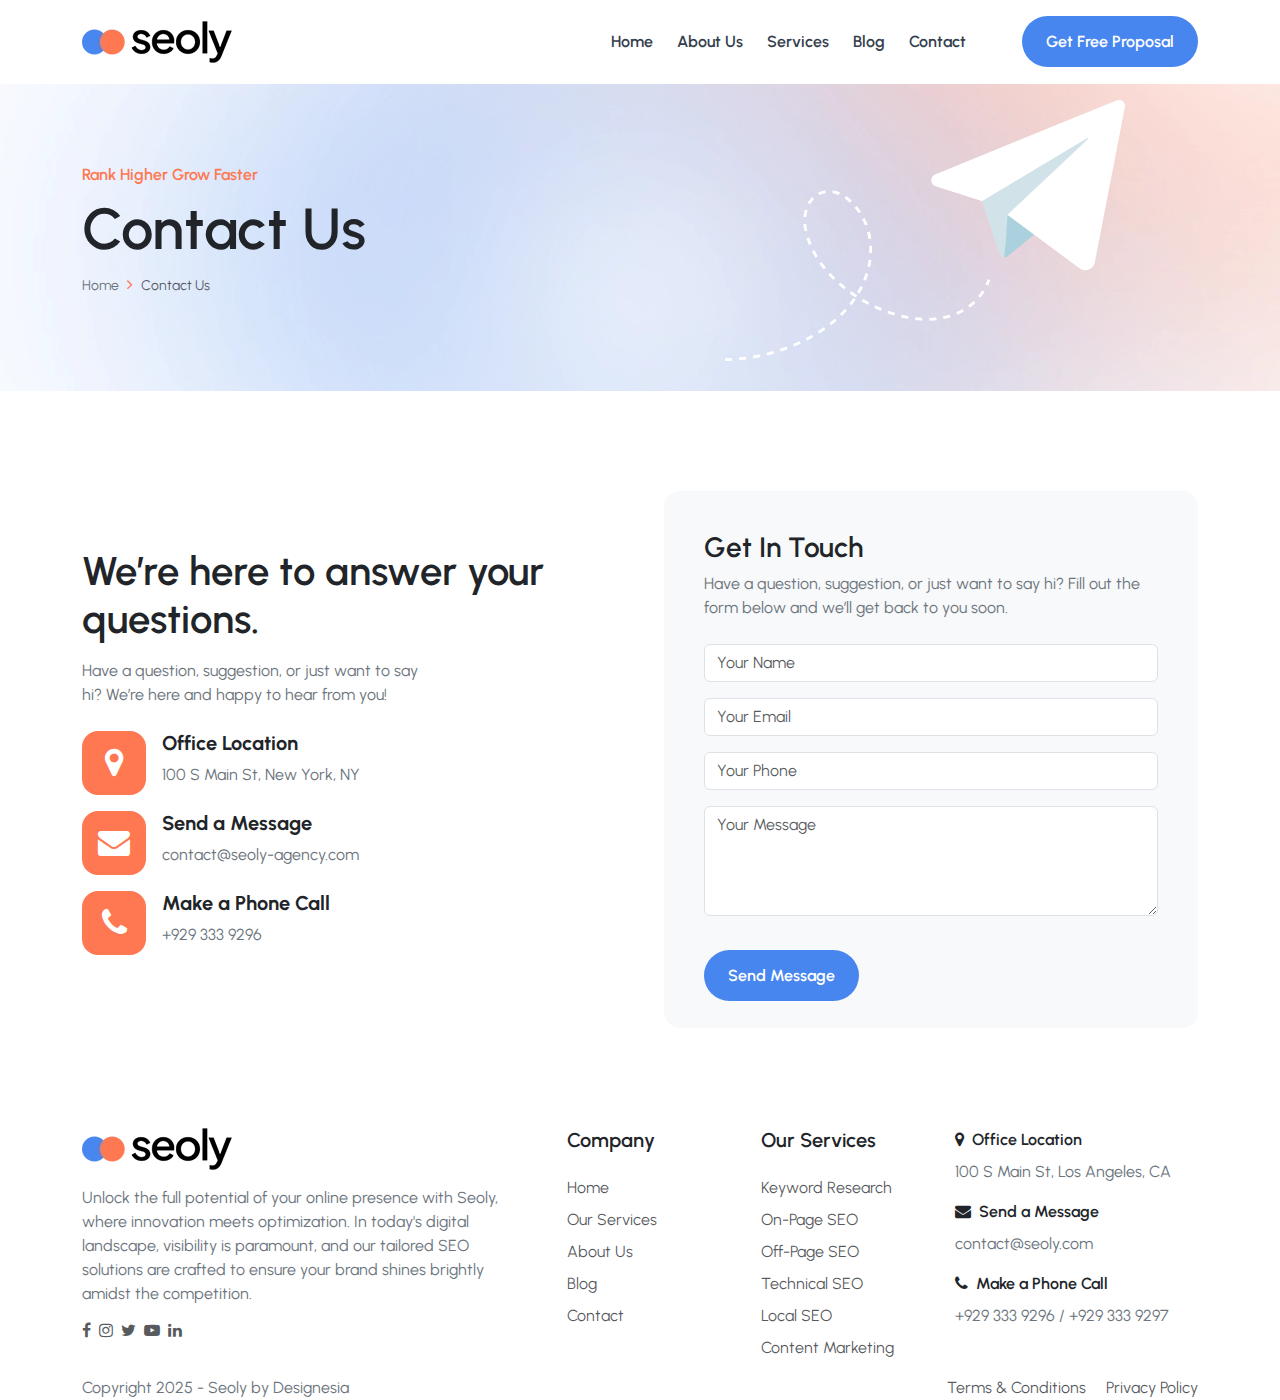
<file: contact.html>
<!DOCTYPE html>
<html lang="en">
<head>
    <meta charset="UTF-8">
    <meta name="viewport" content="width=device-width, initial-scale=1">
    <title>Seoly - Contact Us</title>
    <!-- Icon -->
    <link rel="Icon" type="png" href="images/logo/tab.webp">
    <link rel="stylesheet" href="https://cdnjs.cloudflare.com/ajax/libs/font-awesome/4.7.0/css/font-awesome.css"
        integrity="sha512-5A8nwdMOWrSz20fDsjczgUidUBR8liPYU+WymTZP1lmY9G6Oc7HlZv156XqnsgNUzTyMefFTcsFH/tnJE/+xBg=="
        crossorigin="anonymous" referrerpolicy="no-referrer" />
    <!-- Font -->
    <link href="https://fonts.googleapis.com/css2?family=Urbanist:ital,wght@0,100..900;1,100..900&display=swap"
        rel="stylesheet">
    <!-- CSS -->
    <link rel="stylesheet" href="css/contact.css">
    <link rel="stylesheet" href="css/master.css">
    <link rel="stylesheet" href="https://cdn.jsdelivr.net/npm/bootstrap@5.3.8/dist/css/bootstrap.min.css">
</head>
<body class="body">
    <!-- Navigation Start -->
    <nav class="navbar navbar-expand-lg bg-white py-3">
        <div class="container">
            <a class="navbar-brand" href="#"><img src="images/logo/logo.webp"></a>
            <button class="navbar-toggler" type="button" data-bs-toggle="collapse" data-bs-target="#navbarNavAltMarkup"
                aria-controls="navbarNavAltMarkup" aria-expanded="false" aria-label="Toggle navigation"><span
                    class="navbar-toggler-icon"></span></button>
            <div class="collapse navbar-collapse justify-content-end" id="navbarNavAltMarkup">
                <div class="navbar-nav">
                    <a class="nav-link gray fw-semibold me-lg-2 me-0 mb-lg-0 mb-2 mt-lg-0 mt-3"
                        href="index.html">Home</a>
                    <a class="nav-link gray fw-semibold me-lg-2 me-0 mb-lg-0 mb-2" href="about.html">About Us</a>
                    <a class="nav-link gray fw-semibold me-lg-2 me-0 mb-lg-0 mb-2" href="service.html">Services</a>
                    <a class="nav-link gray fw-semibold me-lg-2 me-0 mb-lg-0 mb-2" href="blog.html">Blog</a>
                    <a class="nav-link gray fw-semibold" href="#">Contact</a>
                </div>
                <div class="btn_one ms-lg-5 ms-0 mt-lg-0 mt-5 mb-lg-0 mb-4">
                    <a href="#" class="fw-semibold text-decoration-none text-white rounded-5 py-3 px-4">Get
                        Free
                        Proposal</a>
                </div>
            </div>
        </div>
    </nav>
    <!-- Navigation End -->


    <!-- Header Start -->
    <header>
        <div class="container">
            <div class="row align-items-center">
                <div class="col-lg-6 col-md-6">
                    <p class="orange fw-semibold mb-2">Rank Higher Grow Faster</p>
                    <h1 class="text-dark fw-semibold">Contact Us</h1>
                    <div class="category d-flex align-items-center">
                        <p class="text-secondary mb-0">Home</p>
                        <div class="icon orange mx-2"><i class="fa fa-angle-right" aria-hidden="true"></i></div>
                        <p class="text-muted mb-0">Contact Us</p>
                    </div>
                </div>
                <div class="col-lg-6 col-md-6">
                    <div class="image text-end mx-auto d-lg-block d-md-block d-none"><img src="images/header/6.webp"
                            alt=""></div>
                </div>
            </div>
        </div>
    </header>
    <!-- Header End -->


    <!-- Contact Us Start -->
    <section class="contact">
        <div class="container">
            <div class="row g-lg-5 g-md-5 g-4 justify-content-center align-items-center">
                <div class="col-lg-6">
                    <div class="headline">
                        <h1 class="fw-semibold text-dark mb-3">We’re here to answer your questions.</h1>
                        <p class="text-secondary mb-4">Have a question, suggestion, or just want to say hi? We’re here and happy to hear from you!
                        </p>
                    </div>
                    <div class="info rounded-4">
                        <div class="item mb-3 d-flex">
                            <div class="wrapper">
                                <div class="icon rounded-4 fs-2 me-3 d-flex justify-content-center align-items-center"><i
                                        class="fa fa-map-marker text-white" aria-hidden="true"></i></div>
                            </div>
                            <div class="texts">
                                <h5 class="fw-bold text-dark">Office Location</h5>
                                <p class="text-secondary mb-0">100 S Main St, New York, NY</p>
                            </div>
                        </div>
                        <div class="item mb-3 d-flex">
                            <div class="wrapper">
                                <div class="icon rounded-4 fs-2 me-3 d-flex justify-content-center align-items-center"><i
                                        class="fa fa-envelope text-white" aria-hidden="true"></i></div>
                            </div>
                            <div class="texts">
                                <h5 class="fw-bold text-dark">Send a Message</h5>
                                <p class="text-secondary mb-0">contact@seoly-agency.com</p>
                            </div>
                        </div>
                        <div class="item mb-3 d-flex">
                            <div class="wrapper">
                                <div class="icon rounded-4 fs-2 me-3 d-flex justify-content-center align-items-center"><i
                                        class="fa fa-phone text-white" aria-hidden="true"></i></div>
                            </div>
                            <div class="texts">
                                <h5 class="fw-bold text-dark">Make a Phone Call</h5>
                                <p class="text-secondary mb-0">+929 333 9296</p>
                            </div>
                        </div>
                    </div>
                </div>
                <div class="col-lg-6">
                    <form class="rounded-4">
                        <h3 class="fw-semibold text-dark">Get In Touch</h3>
                        <p class="text-secondary mb-4">Have a question, suggestion, or just want to say hi? Fill out the form below and we’ll get back to you soon.</p>
                        <div class="input_group mb-lg-3 mb-md-3 mb-2">
                            <input type="text" class="form-control" placeholder="Your Name">
                        </div>
                        <div class="input_group mb-lg-3 mb-md-3 mb-2">
                            <input type="email" class="form-control" placeholder="Your Email">
                        </div>
                        <div class="input_group mb-lg-3 mb-md-3 mb-2">
                            <input type="tel" class="form-control" placeholder="Your Phone">
                        </div>
                        <div class="input_group mb-lg-5 mb-md-5 mb-4">
                            <textarea name="" id="" rows="4" class="form-control" placeholder="Your Message"></textarea>
                        </div>
                        <button class="btn_one bg-transparent border-0 mb-lg-0 mb-md-0 mb-3">
                            <a href="#" class="fw-semibold text-decoration-none text-white rounded-5 py-3 px-4">Send Message</a>
                        </button>
                    </form>
                </div>
            </div>
        </div>
    </section>
    <!-- Contact Us End -->


    <!-- Footer Start -->
    <footer>
        <div class="container">
            <div class="row g-lg-5 g-md-5 g-4">
                <div class="col-lg-5">
                    <div class="logo"><img src="images/logo/logo.webp" alt=""></div>
                    <p class="text-secondary mt-3 description">Unlock the full potential of your online presence with
                        Seoly,
                        where innovation meets optimization. In today's digital
                        landscape, visibility is paramount, and our tailored SEO solutions are crafted to ensure your
                        brand
                        shines brightly
                        amidst the competition.</p>
                    <ul class="ps-0 list-unstyled socials d-flex align-items-center">
                        <li class="me-2"><a href="#"
                                class="rounded-3 text-muted d-flex justify-content-center align-items-center text-decoration-none"><i
                                    class="fa fa-facebook" aria-hidden="true"></i></a></li>
                        <li class="me-2"><a href="#"
                                class="rounded-3 text-muted d-flex justify-content-center align-items-center text-decoration-none"><i
                                    class="fa fa-instagram" aria-hidden="true"></i></a></li>
                        <li class="me-2"><a href="#"
                                class="rounded-3 text-muted d-flex justify-content-center align-items-center text-decoration-none"><i
                                    class="fa fa-twitter" aria-hidden="true"></i></a></li>
                        <li class="me-2"><a href="#"
                                class="rounded-3 text-muted d-flex justify-content-center align-items-center text-decoration-none"><i
                                    class="fa fa-youtube-play" aria-hidden="true"></i></a></li>
                        <li><a href="#"
                                class="rounded-3 text-muted d-flex justify-content-center align-items-center text-decoration-none"><i
                                    class="fa fa-linkedin" aria-hidden="true"></i></a></li>
                    </ul>
                </div>
                <div class="col-lg-2 col-md-3">
                    <h5 class="text-dark mb-4 fw-semibold">Company</h5>
                    <ul class="links ps-0 list-unstyled">
                        <li class="mb-2"><a href="index.html" class="text-decoration-none text-muted">Home</a></li>
                        <li class="mb-2"><a href="service.html" class="text-decoration-none text-muted">Our Services</a>
                        </li>
                        <li class="mb-2"><a href="about.html" class="text-decoration-none text-muted">About Us</a></li>
                        <li class="mb-2"><a href="blog.html" class="text-decoration-none text-muted">Blog</a></li>
                        <li><a href="#" class="text-decoration-none text-muted">Contact</a></li>
                    </ul>
                </div>
                <div class="col-lg-2 col-md-4">
                    <h5 class="text-dark mb-4 fw-semibold">Our Services</h5>
                    <ul class="links ps-0 list-unstyled">
                        <li class="mb-2"><a href="#" class="text-decoration-none text-muted">Keyword Research</a></li>
                        <li class="mb-2"><a href="#" class="text-decoration-none text-muted">On-Page SEO</a></li>
                        <li class="mb-2"><a href="#" class="text-decoration-none text-muted">Off-Page SEO</a></li>
                        <li class="mb-2"><a href="#" class="text-decoration-none text-muted">Technical SEO</a></li>
                        <li class="mb-2"><a href="#" class="text-decoration-none text-muted">Local SEO</a></li>
                        <li><a href="#" class="text-decoration-none text-muted">Content Marketing</a></li>
                    </ul>
                </div>
                <div class="col-lg-3 col-md-5">
                    <div class="info">
                        <div class="item">
                            <div class="d-flex align-items-center fw-semibold mb-2">
                                <div class="icon"><i class="fa fa-map-marker me-2" aria-hidden="true"></i></div> Office
                                Location
                            </div>
                            <p class="text-secondary">100 S Main St, Los Angeles, CA</p>
                        </div>
                        <div class="item">
                            <div class="d-flex align-items-center fw-semibold mb-2">
                                <div class="icon"><i class="fa fa-envelope me-2" aria-hidden="true"></i></div> Send a
                                Message
                            </div>
                            <p class="text-secondary">contact@seoly.com</p>
                        </div>
                        <div class="item">
                            <div class="d-flex align-items-center fw-semibold mb-2">
                                <div class="icon"><i class="fa fa-phone me-2" aria-hidden="true"></i></div> Make a Phone
                                Call
                            </div>
                            <p class="text-secondary">+929 333 9296 / +929 333 9297</p>
                        </div>
                    </div>
                </div>
            </div>
        </div>
        <div class="copyright">
            <div class="container">
                <div class="row justify-content-between">
                    <div class="col-lg-6 text-lg-start text-center">
                        <p class="text-secondary mb-lg-0 mb-2">Copyright 2025 - Seoly by Designesia</p>
                    </div>
                    <div class="col-lg-6 text-lg-end text-center">
                        <a href="#" class="text-muted text-decoration-none me-3">Terms & Conditions</a>
                        <a href="#" class="text-muted text-decoration-none">Privacy Policy</a>
                    </div>
                </div>
            </div>
        </div>
    </footer>
    <!-- Footer End -->


    <!-- Javascript -->
    <script src="https://cdn.jsdelivr.net/npm/bootstrap@5.3.8/dist/js/bootstrap.bundle.min.js"></script>
</body>
</html>
</file>
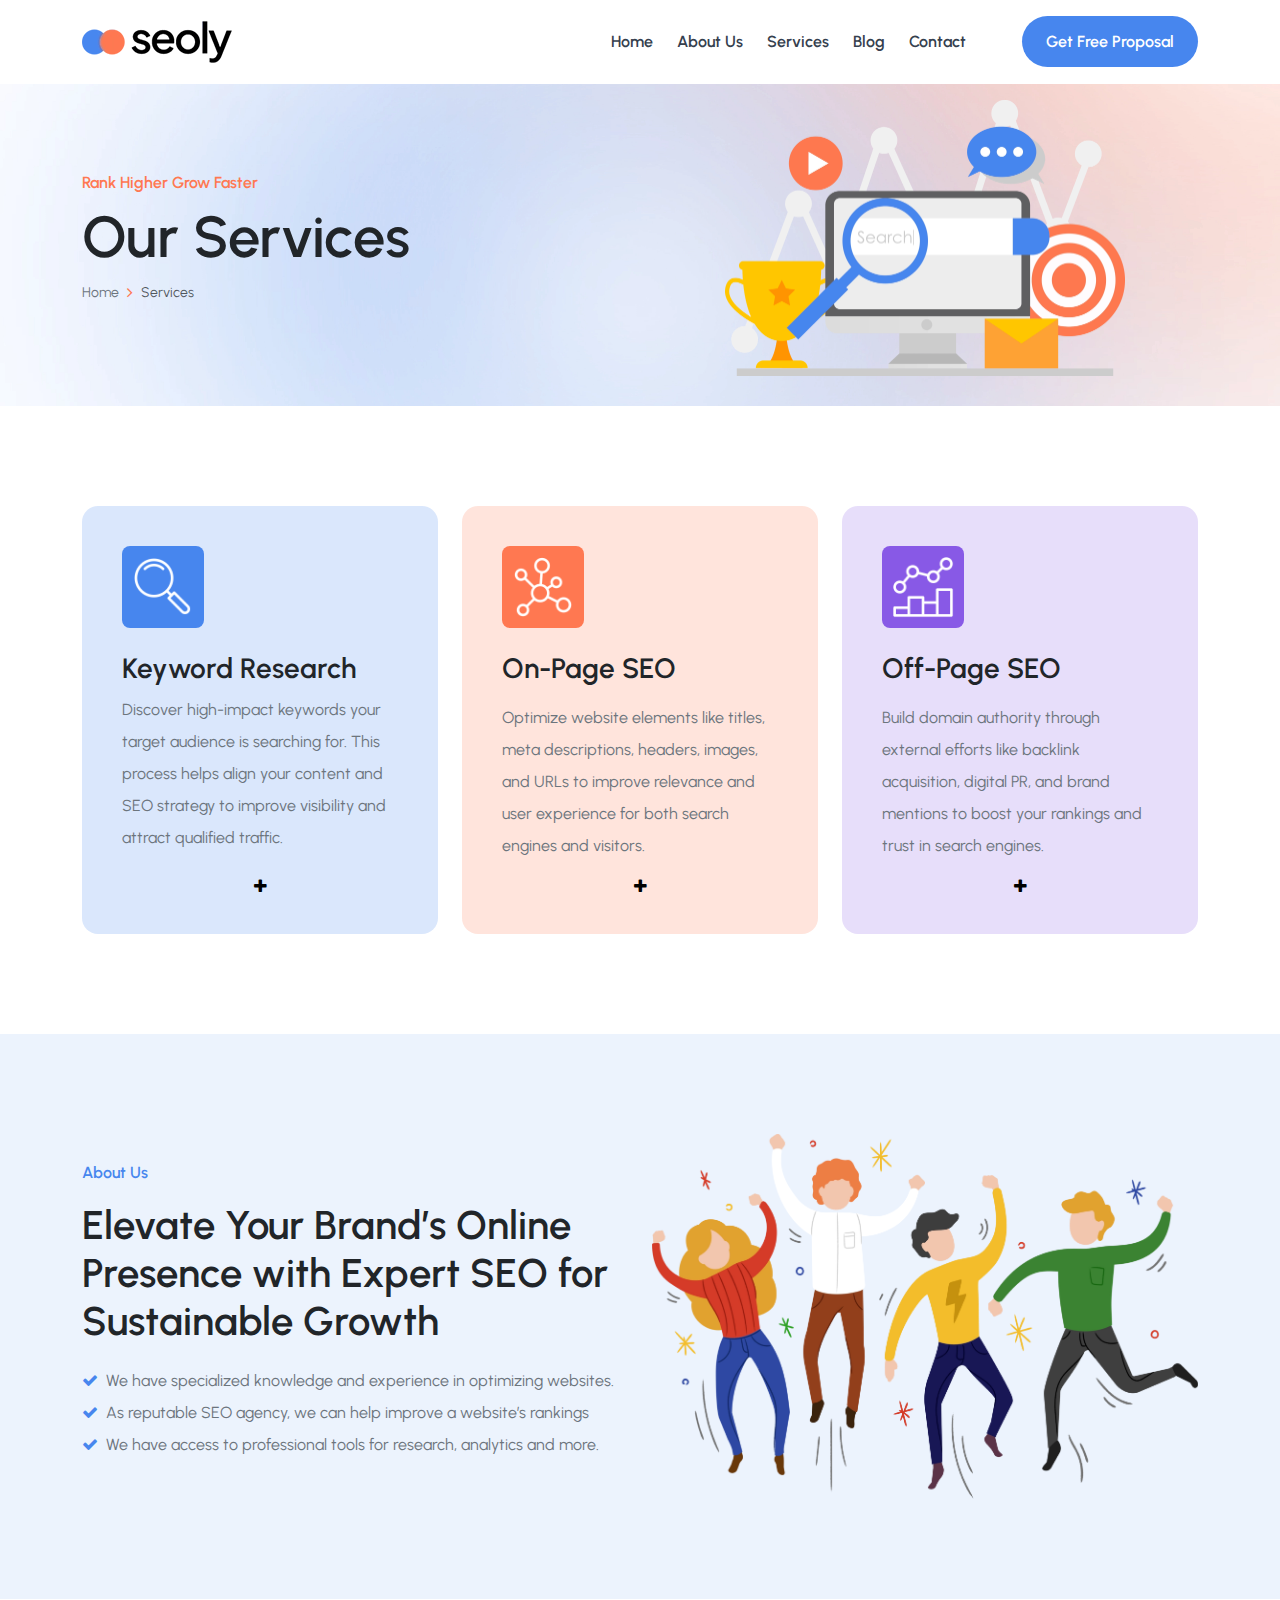
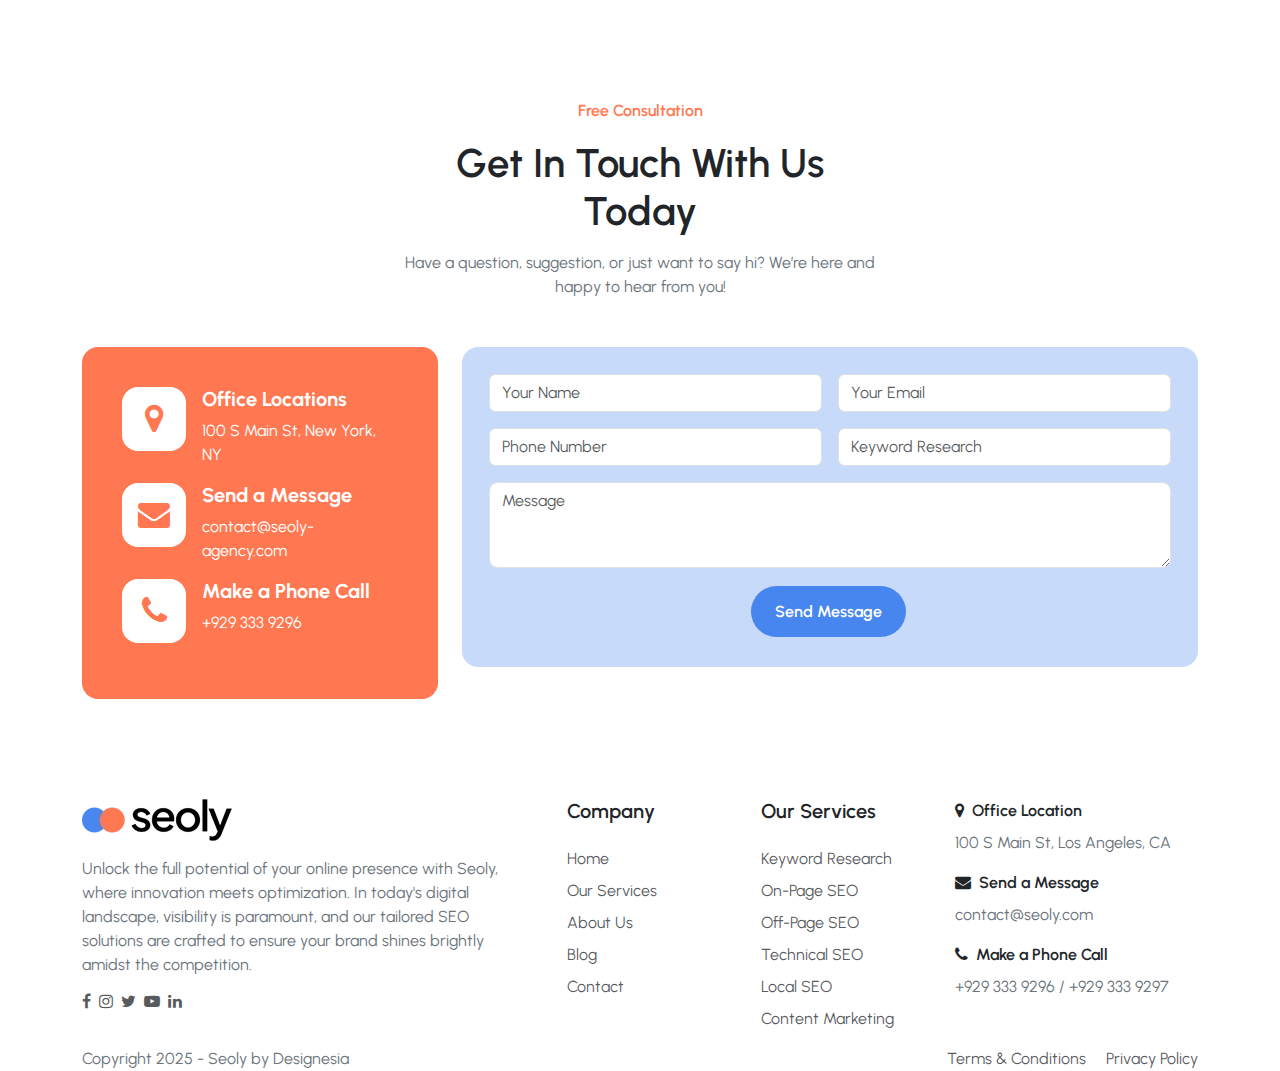
<file: service.html>
<!DOCTYPE html>
<html lang="en">
<head>
    <meta charset="UTF-8">
    <meta name="viewport" content="width=device-width, initial-scale=1">
    <title>Seoly - Our Services</title>
    <!-- Icon -->
    <link rel="Icon" type="png" href="images/logo/tab.webp">
    <link rel="stylesheet" href="https://cdnjs.cloudflare.com/ajax/libs/font-awesome/4.7.0/css/font-awesome.css"
        integrity="sha512-5A8nwdMOWrSz20fDsjczgUidUBR8liPYU+WymTZP1lmY9G6Oc7HlZv156XqnsgNUzTyMefFTcsFH/tnJE/+xBg=="
        crossorigin="anonymous" referrerpolicy="no-referrer" />
    <!-- Font -->
    <link href="https://fonts.googleapis.com/css2?family=Urbanist:ital,wght@0,100..900;1,100..900&display=swap"
        rel="stylesheet">
    <!-- CSS -->
    <link rel="stylesheet" href="css/service.css">
    <link rel="stylesheet" href="css/master.css">
    <link rel="stylesheet" href="https://cdn.jsdelivr.net/npm/bootstrap@5.3.8/dist/css/bootstrap.min.css">
</head>
<body class="body">
    <!-- Navigation Start -->
    <nav class="navbar navbar-expand-lg bg-white py-3">
        <div class="container">
            <a class="navbar-brand" href="#"><img src="images/logo/logo.webp"></a>
            <button class="navbar-toggler" type="button" data-bs-toggle="collapse" data-bs-target="#navbarNavAltMarkup"
                aria-controls="navbarNavAltMarkup" aria-expanded="false" aria-label="Toggle navigation"><span
                    class="navbar-toggler-icon"></span></button>
            <div class="collapse navbar-collapse justify-content-end" id="navbarNavAltMarkup">
                <div class="navbar-nav">
                    <a class="nav-link gray fw-semibold me-lg-2 me-0 mb-lg-0 mb-2 mt-lg-0 mt-3"
                        href="index.html">Home</a>
                    <a class="nav-link gray fw-semibold me-lg-2 me-0 mb-lg-0 mb-2" href="about.html">About Us</a>
                    <a class="nav-link gray fw-semibold me-lg-2 me-0 mb-lg-0 mb-2" href="#">Services</a>
                    <a class="nav-link gray fw-semibold me-lg-2 me-0 mb-lg-0 mb-2" href="blog.html">Blog</a>
                    <a class="nav-link gray fw-semibold" href="contact.html">Contact</a>
                </div>
                <div class="btn_one ms-lg-5 ms-0 mt-lg-0 mt-5 mb-lg-0 mb-4">
                    <a href="contact.html" class="fw-semibold text-decoration-none text-white rounded-5 py-3 px-4">Get Free
                        Proposal</a>
                </div>
            </div>
        </div>
    </nav>
    <!-- Navigation End -->


    <!-- Header Start -->
    <header>
        <div class="container">
            <div class="row align-items-center">
                <div class="col-lg-6 col-md-6">
                    <p class="orange fw-semibold mb-2">Rank Higher Grow Faster</p>
                    <h1 class="text-dark fw-semibold">Our Services</h1>
                    <div class="category d-flex align-items-center">
                        <p class="text-secondary mb-0">Home</p>
                        <div class="icon orange mx-2"><i class="fa fa-angle-right" aria-hidden="true"></i></div>
                        <p class="text-muted mb-0">Services</p>
                    </div>
                </div>
                <div class="col-lg-6 col-md-6">
                    <div class="image text-end mx-auto d-lg-block d-md-block d-none"><img src="images/header/4.webp"
                            alt=""></div>
                </div>
            </div>
        </div>
    </header>
    <!-- Header End -->


    <!-- Services Start -->
    <section class="service">
        <div class="container">
            <div class="row g-lg-4 g-md-4 g-3">
                <div class="col-lg-4">
                    <div class="item one rounded-4">
                        <div class="icon d-flex justify-content-center align-items-center rounded-3 mb-4"><img
                                src="images/services/1.png" alt=""></div>
                        <h3 class="text-dark fw-semibold">Keyword Research</h3>
                        <p class="text-secondary lh-lg mb-4">Discover high-impact keywords your target audience is searching
                            for. This process helps align your content and SEO
                            strategy to improve visibility and attract qualified traffic.</p>
                        <a class="btn_two text-black fw-semibold text-decoration-none d-flex align-items-center justify-content-center text-center rounded-5"
                            href="service_single.html"><i class="fa fa-plus" aria-hidden="true"></i> <span class="d-none ms-2">Read
                                More</span></a>
                    </div>
                </div>
                <div class="col-lg-4">
                    <div class="item two rounded-4">
                        <div class="icon d-flex justify-content-center align-items-center rounded-3 mb-4"><img
                                src="images/services/2.png" alt=""></div>
                        <h3 class="text-dark fw-semibold mb-3">On-Page SEO</h3>
                        <p class="text-secondary lh-lg">Optimize website elements like titles, meta descriptions, headers,
                            images, and URLs to improve relevance and user
                            experience for both search engines and visitors.</p>
                        <a class="btn_two text-black fw-semibold text-decoration-none d-flex align-items-center justify-content-center text-center rounded-5"
                            href="service_single.html"><i class="fa fa-plus" aria-hidden="true"></i> <span class="d-none ms-2">Read
                                More</span></a>
                    </div>
                </div>
                <div class="col-lg-4">
                    <div class="item three rounded-4">
                        <div class="icon d-flex justify-content-center align-items-center rounded-3 mb-4"><img
                                src="images/services/3.png" alt=""></div>
                        <h3 class="text-dark fw-semibold mb-3">Off-Page SEO</h3>
                        <p class="text-secondary lh-lg">Build domain authority through external efforts like backlink
                            acquisition, digital PR, and brand mentions to boost your
                            rankings and trust in search engines.</p>
                        <a class="btn_two text-black fw-semibold text-decoration-none d-flex align-items-center justify-content-center text-center rounded-5"
                            href="service_single.html"><i class="fa fa-plus" aria-hidden="true"></i> <span class="d-none ms-2">Read
                                More</span></a>
                    </div>
                </div>
            </div>
        </div>
    </section>
    <!-- Services End -->


    <!-- About Us Start -->
    <section class="about">
        <div class="container">
            <div class="row g-4 justify-content-center align-items-center">
                <div class="col-lg-6">
                    <p class="fw-semibold">About Us</p>
                    <h1 class="text-dark fw-semibold mb-4">Elevate Your Brand’s Online Presence with Expert SEO for
                        Sustainable Growth</h1>
                    <ul class="list-unstyled ps-0">
                        <li class="text-secondary mb-2"><i class="fa fa-check me-2" aria-hidden="true"></i>We have
                            specialized knowledge and experience in optimizing websites.</li>
                        <li class="text-secondary mb-2"><i class="fa fa-check me-2" aria-hidden="true"></i>As reputable SEO
                            agency, we can help improve a website’s rankings</li>
                        <li class="text-secondary mb-lg-0 mb-4"><i class="fa fa-check me-2" aria-hidden="true"></i>We have
                            access to professional tools for research, analytics and more.</li>
                    </ul>
                </div>
                <div class="col-lg-6">
                    <div class="image"><img src="images/about/1.webp" alt="" class="img-fluid"></div>
                </div>
            </div>
        </div>
    </section>
    <!-- About Us End -->


    <!-- Contact Us Start -->
    <section class="contact">
        <div class="container">
            <div class="headline text-center mx-auto mb-5">
                <p class="orange fw-semibold mb-lg-3 mb-md-3 mb-2">Free Consultation</p>
                <h1 class="text-dark fw-semibold mb-lg-3 mb-md-3 mb-2">Get In Touch With Us Today</h1>
                <p class="text-secondary">Have a question, suggestion, or just want to say hi? We’re here and happy to hear
                    from you!</p>
            </div>
            <div class="row g-lg-4 g-md-4 g-3">
                <div class="col-lg-4">
                    <div class="info rounded-4">
                        <div class="item mb-3 d-flex">
                            <div class="wrapper">
                                <div
                                    class="icon rounded-4 fs-2 me-3 d-flex justify-content-center align-items-center bg-white">
                                    <i class="fa fa-map-marker orange" aria-hidden="true"></i>
                                </div>
                            </div>
                            <div class="texts">
                                <h5 class="fw-bold text-white">Office Locations</h5>
                                <p class="text-white mb-0">100 S Main St, New York, NY</p>
                            </div>
                        </div>
                        <div class="item mb-3 d-flex">
                            <div class="wrapper">
                                <div
                                    class="icon rounded-4 fs-2 me-3 d-flex justify-content-center align-items-center bg-white">
                                    <i class="fa fa-envelope orange" aria-hidden="true"></i>
                                </div>
                            </div>
                            <div class="texts">
                                <h5 class="fw-bold text-white">Send a Message</h5>
                                <p class="text-white mb-0">contact@seoly-agency.com</p>
                            </div>
                        </div>
                        <div class="item mb-3 d-flex">
                            <div class="wrapper">
                                <div
                                    class="icon rounded-4 fs-2 me-3 d-flex justify-content-center align-items-center bg-white">
                                    <i class="fa fa-phone orange" aria-hidden="true"></i>
                                </div>
                            </div>
                            <div class="texts">
                                <h5 class="fw-bold text-white">Make a Phone Call</h5>
                                <p class="text-white mb-0">+929 333 9296</p>
                            </div>
                        </div>
                    </div>
                </div>
                <div class="col-lg-8">
                    <form class="rounded-4">
                        <div class="row g-3 justify-content-center">
                            <div class="col-lg-6">
                                <div class="input_group"><input class="rounded-2 form-control" type="text"
                                        placeholder="Your Name"></div>
                            </div>
                            <div class="col-lg-6">
                                <div class="input_group"><input class="rounded-2 form-control" type="email"
                                        placeholder="Your Email"></div>
                            </div>
                            <div class="col-lg-6">
                                <div class="input_group"><input class="rounded-2 form-control" type="tel"
                                        placeholder="Phone Number"></div>
                            </div>
                            <div class="col-lg-6">
                                <div class="input_group"><input class="rounded-2 form-control" type="text"
                                        placeholder="Keyword Research"></div>
                            </div>
                            <div class="col-lg-12">
                                <div class="input_group"><textarea rows="3" class="form-control rounded-3"
                                        placeholder="Message"></textarea></div>
                            </div>
                            <div class="col-lg-3">
                                <button class="btn_one text border-0 bg-transparent my-3">
                                    <a href="contact.html"
                                        class="fw-semibold text-decoration-none text-white rounded-5 py-3 px-4">Send
                                        Message</a>
                                </button>
                            </div>
                        </div>
                    </form>
                </div>
            </div>
        </div>
    </section>
    <!-- Contact Us End -->
    
    
    <!-- Footer Start -->
    <footer>
        <div class="container">
            <div class="row g-lg-5 g-md-5 g-4">
                <div class="col-lg-5">
                    <div class="logo"><img src="images/logo/logo.webp" alt=""></div>
                    <p class="text-secondary mt-3 description">Unlock the full potential of your online presence with Seoly,
                        where innovation meets optimization. In today's digital
                        landscape, visibility is paramount, and our tailored SEO solutions are crafted to ensure your brand
                        shines brightly
                        amidst the competition.</p>
                    <ul class="ps-0 list-unstyled socials d-flex align-items-center">
                        <li class="me-2"><a href="#"
                                class="rounded-3 text-muted d-flex justify-content-center align-items-center text-decoration-none"><i
                                    class="fa fa-facebook" aria-hidden="true"></i></a></li>
                        <li class="me-2"><a href="#"
                                class="rounded-3 text-muted d-flex justify-content-center align-items-center text-decoration-none"><i
                                    class="fa fa-instagram" aria-hidden="true"></i></a></li>
                        <li class="me-2"><a href="#"
                                class="rounded-3 text-muted d-flex justify-content-center align-items-center text-decoration-none"><i
                                    class="fa fa-twitter" aria-hidden="true"></i></a></li>
                        <li class="me-2"><a href="#"
                                class="rounded-3 text-muted d-flex justify-content-center align-items-center text-decoration-none"><i
                                    class="fa fa-youtube-play" aria-hidden="true"></i></a></li>
                        <li><a href="#"
                                class="rounded-3 text-muted d-flex justify-content-center align-items-center text-decoration-none"><i
                                    class="fa fa-linkedin" aria-hidden="true"></i></a></li>
                    </ul>
                </div>
                <div class="col-lg-2 col-md-3">
                    <h5 class="text-dark mb-4 fw-semibold">Company</h5>
                    <ul class="links ps-0 list-unstyled">
                        <li class="mb-2"><a href="index.html" class="text-decoration-none text-muted">Home</a></li>
                        <li class="mb-2"><a href="#" class="text-decoration-none text-muted">Our Services</a>
                        </li>
                        <li class="mb-2"><a href="about.html" class="text-decoration-none text-muted">About Us</a></li>
                        <li class="mb-2"><a href="blog.html" class="text-decoration-none text-muted">Blog</a></li>
                        <li><a href="contact.html" class="text-decoration-none text-muted">Contact</a></li>
                    </ul>
                </div>
                <div class="col-lg-2 col-md-4">
                    <h5 class="text-dark mb-4 fw-semibold">Our Services</h5>
                    <ul class="links ps-0 list-unstyled">
                        <li class="mb-2"><a href="#" class="text-decoration-none text-muted">Keyword Research</a></li>
                        <li class="mb-2"><a href="#" class="text-decoration-none text-muted">On-Page SEO</a></li>
                        <li class="mb-2"><a href="#" class="text-decoration-none text-muted">Off-Page SEO</a></li>
                        <li class="mb-2"><a href="#" class="text-decoration-none text-muted">Technical SEO</a></li>
                        <li class="mb-2"><a href="#" class="text-decoration-none text-muted">Local SEO</a></li>
                        <li><a href="#" class="text-decoration-none text-muted">Content Marketing</a></li>
                    </ul>
                </div>
                <div class="col-lg-3 col-md-5">
                    <div class="info">
                        <div class="item">
                            <div class="d-flex align-items-center fw-semibold mb-2">
                                <div class="icon"><i class="fa fa-map-marker me-2" aria-hidden="true"></i></div> Office
                                Location
                            </div>
                            <p class="text-secondary">100 S Main St, Los Angeles, CA</p>
                        </div>
                        <div class="item">
                            <div class="d-flex align-items-center fw-semibold mb-2">
                                <div class="icon"><i class="fa fa-envelope me-2" aria-hidden="true"></i></div> Send a
                                Message
                            </div>
                            <p class="text-secondary">contact@seoly.com</p>
                        </div>
                        <div class="item">
                            <div class="d-flex align-items-center fw-semibold mb-2">
                                <div class="icon"><i class="fa fa-phone me-2" aria-hidden="true"></i></div> Make a Phone
                                Call
                            </div>
                            <p class="text-secondary">+929 333 9296 / +929 333 9297</p>
                        </div>
                    </div>
                </div>
            </div>
        </div>
        <div class="copyright">
            <div class="container">
                <div class="row justify-content-between">
                    <div class="col-lg-6 text-lg-start text-center">
                        <p class="text-secondary mb-lg-0 mb-2">Copyright 2025 - Seoly by Designesia</p>
                    </div>
                    <div class="col-lg-6 text-lg-end text-center">
                        <a href="#" class="text-muted text-decoration-none me-3">Terms & Conditions</a>
                        <a href="#" class="text-muted text-decoration-none">Privacy Policy</a>
                    </div>
                </div>
            </div>
        </div>
    </footer>
    <!-- Footer End -->
    
    
    <!-- Javascript -->
    <script src="https://cdn.jsdelivr.net/npm/bootstrap@5.3.8/dist/js/bootstrap.bundle.min.js"></script>
</body>
</html>
</file>
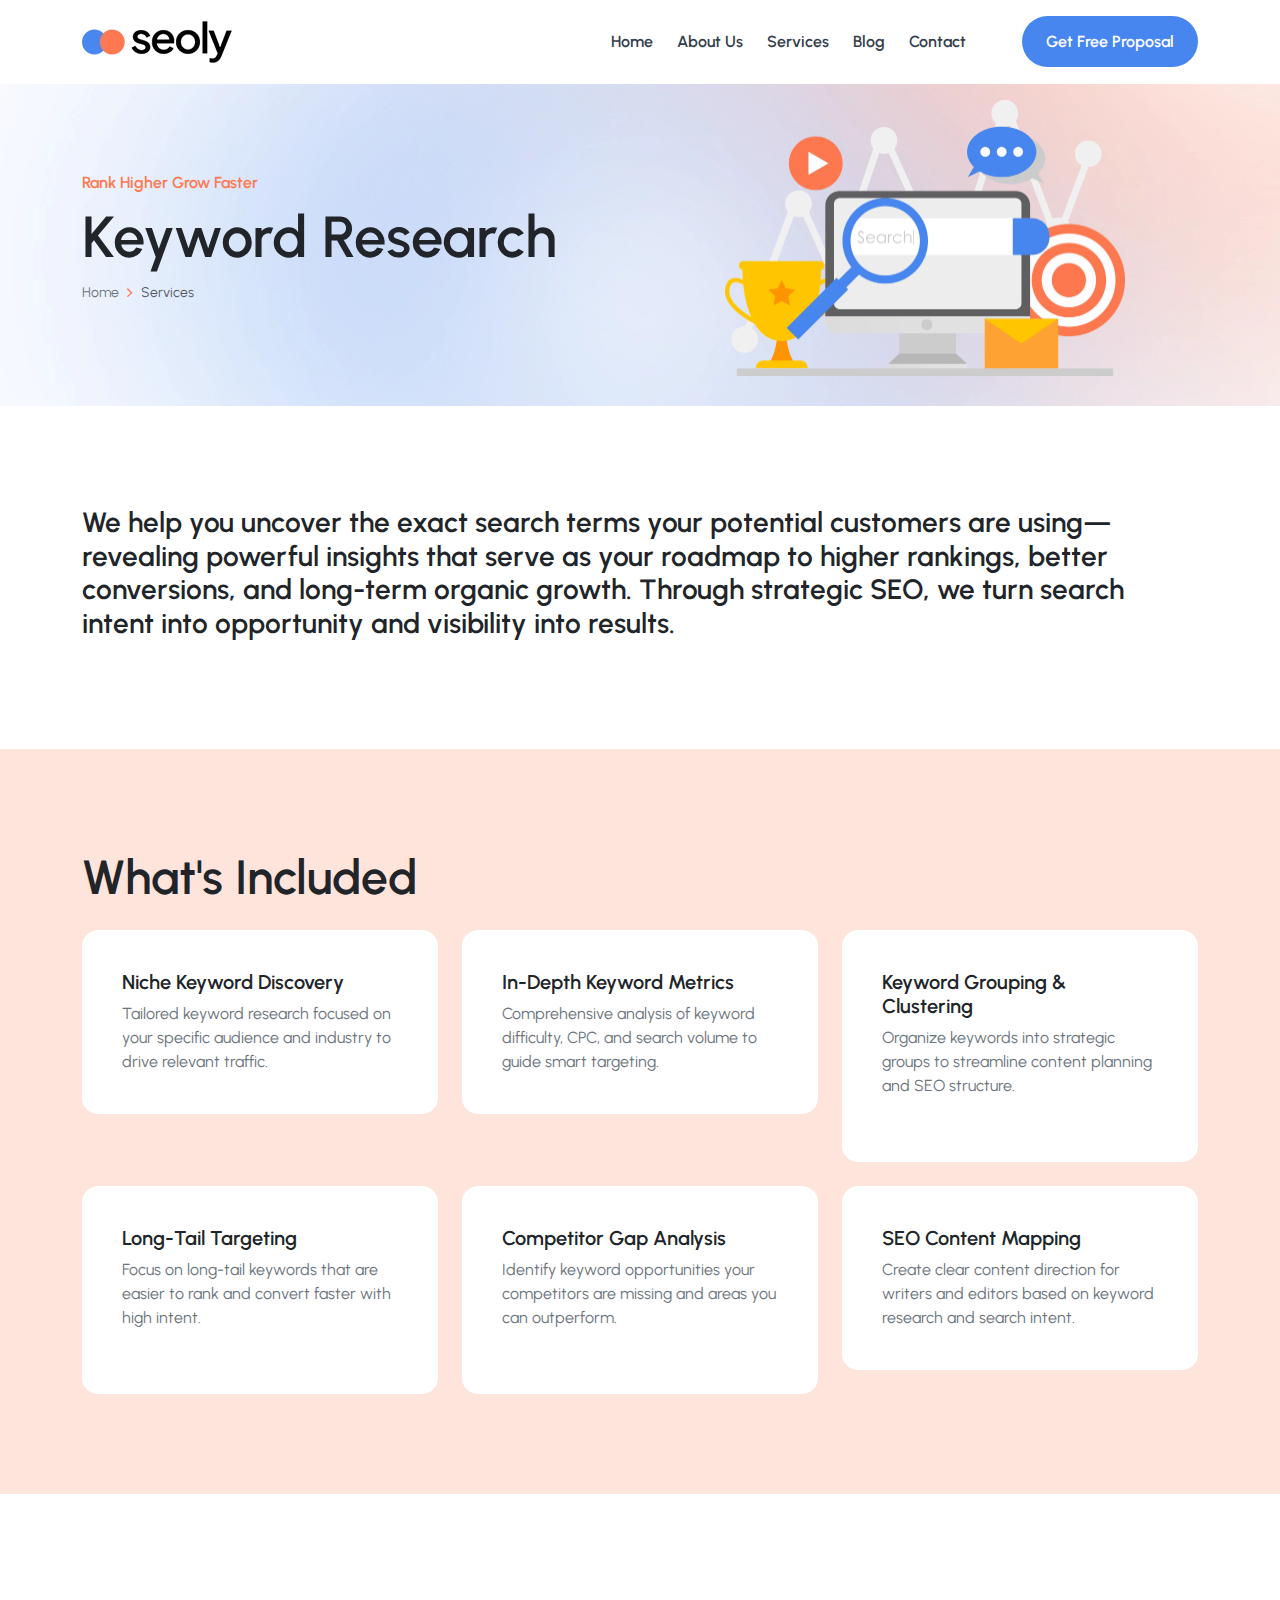
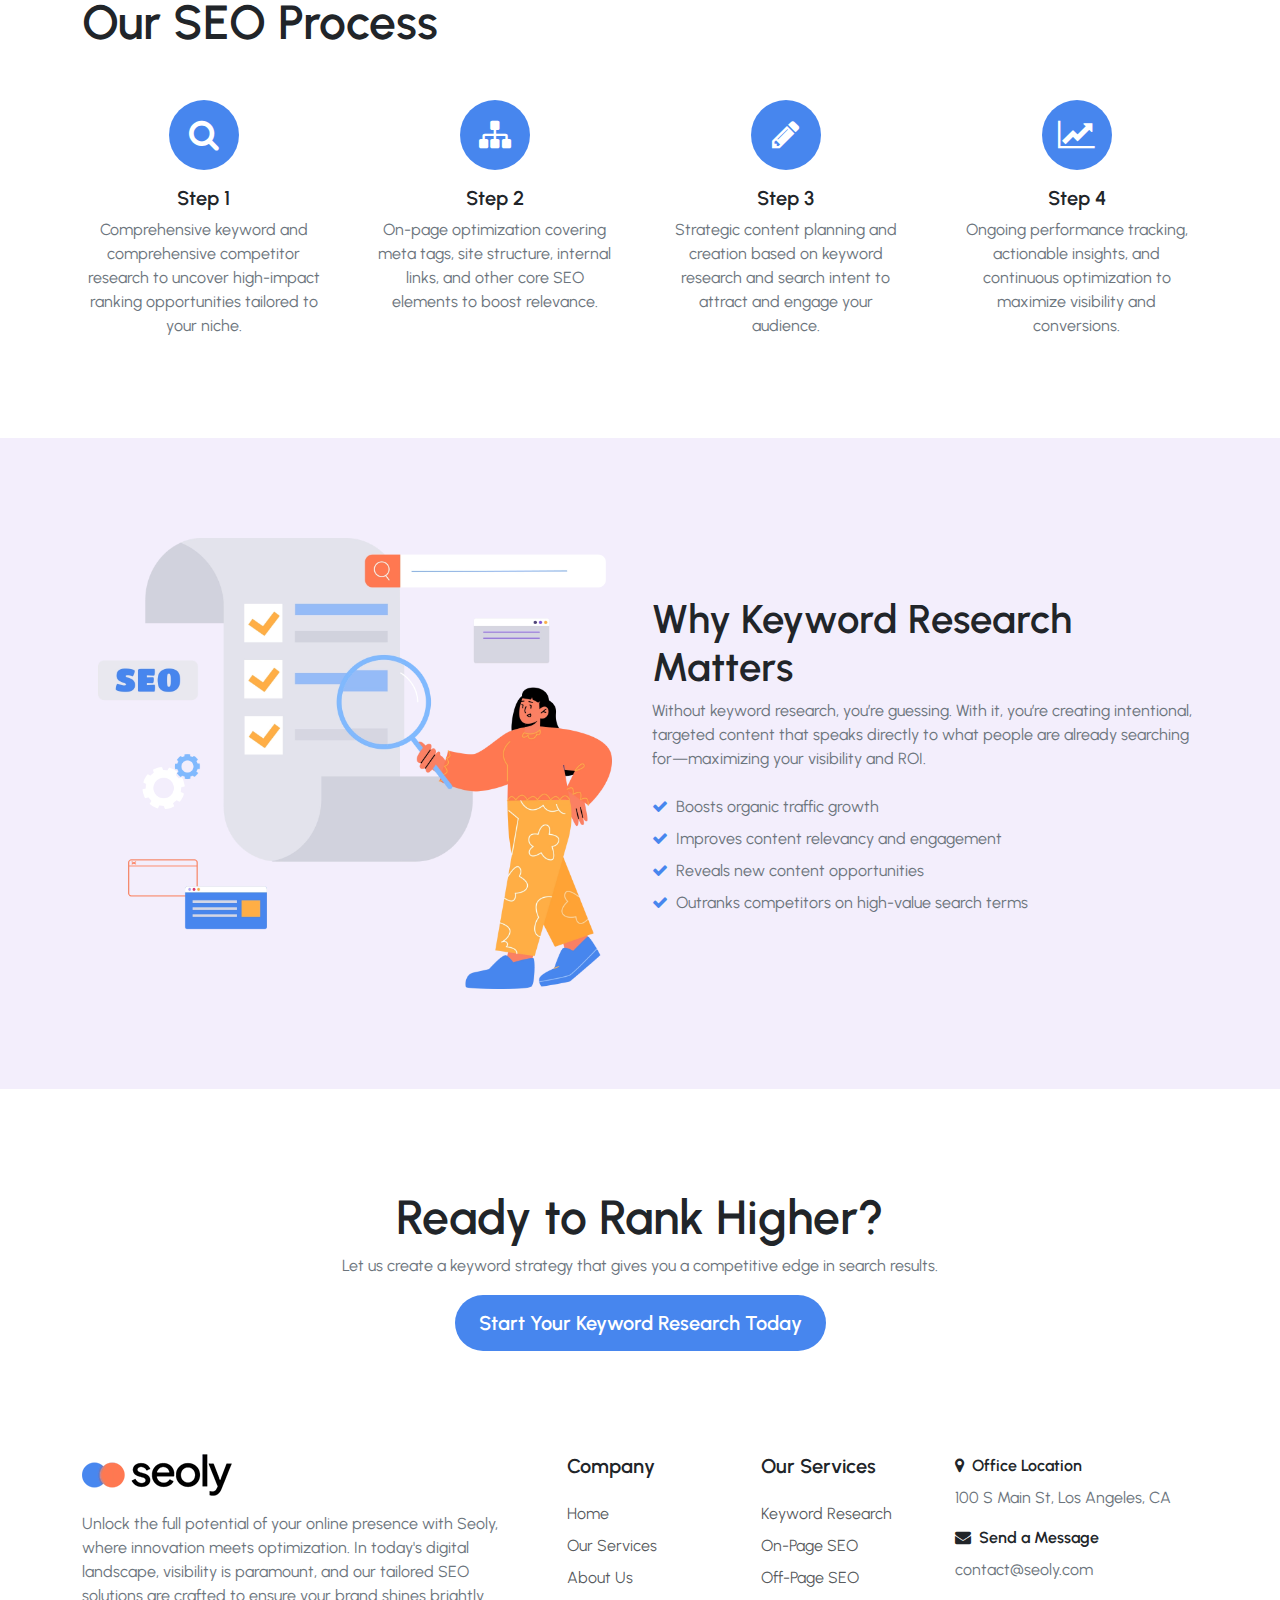
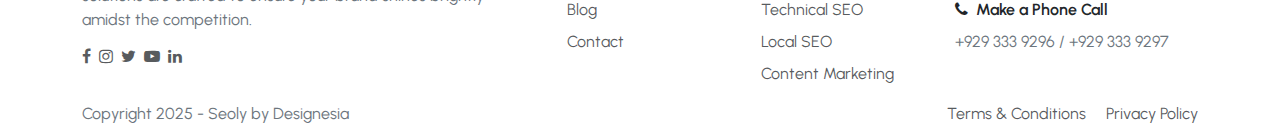
<file: service_single.html>
<!DOCTYPE html>
<html lang="en">
<head>
    <meta charset="UTF-8">
    <meta name="viewport" content="width=device-width, initial-scale=1">
    <title>Seoly - Keyword Research</title>
    <!-- Icon -->
    <link rel="Icon" type="png" href="images/logo/tab.webp">
    <link rel="stylesheet" href="https://cdnjs.cloudflare.com/ajax/libs/font-awesome/4.7.0/css/font-awesome.css"
        integrity="sha512-5A8nwdMOWrSz20fDsjczgUidUBR8liPYU+WymTZP1lmY9G6Oc7HlZv156XqnsgNUzTyMefFTcsFH/tnJE/+xBg=="
        crossorigin="anonymous" referrerpolicy="no-referrer" />
    <!-- Font -->
    <link href="https://fonts.googleapis.com/css2?family=Urbanist:ital,wght@0,100..900;1,100..900&display=swap"
        rel="stylesheet">
    <!-- CSS -->
    <link rel="stylesheet" href="css/service_single.css">
    <link rel="stylesheet" href="css/master.css">
    <link rel="stylesheet" href="https://cdn.jsdelivr.net/npm/bootstrap@5.3.8/dist/css/bootstrap.min.css">
</head>
<body class="body">
    <!-- Navigation Start -->
    <nav class="navbar navbar-expand-lg bg-white py-3">
        <div class="container">
            <a class="navbar-brand" href="#"><img src="images/logo/logo.webp"></a>
            <button class="navbar-toggler" type="button" data-bs-toggle="collapse" data-bs-target="#navbarNavAltMarkup"
                aria-controls="navbarNavAltMarkup" aria-expanded="false" aria-label="Toggle navigation"><span
                    class="navbar-toggler-icon"></span></button>
            <div class="collapse navbar-collapse justify-content-end" id="navbarNavAltMarkup">
                <div class="navbar-nav">
                    <a class="nav-link gray fw-semibold me-lg-2 me-0 mb-lg-0 mb-2 mt-lg-0 mt-3"
                        href="index.html">Home</a>
                    <a class="nav-link gray fw-semibold me-lg-2 me-0 mb-lg-0 mb-2" href="about.html">About Us</a>
                    <a class="nav-link gray fw-semibold me-lg-2 me-0 mb-lg-0 mb-2" href="service.html">Services</a>
                    <a class="nav-link gray fw-semibold me-lg-2 me-0 mb-lg-0 mb-2" href="blog.html">Blog</a>
                    <a class="nav-link gray fw-semibold" href="contact.html">Contact</a>
                </div>
                <div class="btn_one ms-lg-5 ms-0 mt-lg-0 mt-5 mb-lg-0 mb-4">
                    <a href="contact.html" class="fw-semibold text-decoration-none text-white rounded-5 py-3 px-4">Get
                        Free
                        Proposal</a>
                </div>
            </div>
        </div>
    </nav>
    <!-- Navigation End -->


    <!-- Header Start -->
    <header>
        <div class="container">
            <div class="row align-items-center">
                <div class="col-lg-6 col-md-6">
                    <p class="orange fw-semibold mb-2">Rank Higher Grow Faster</p>
                    <h1 class="text-dark fw-semibold">Keyword Research</h1>
                    <div class="category d-flex align-items-center">
                        <p class="text-secondary mb-0">Home</p>
                        <div class="icon orange mx-2"><i class="fa fa-angle-right" aria-hidden="true"></i></div>
                        <p class="text-muted mb-0">Services</p>
                    </div>
                </div>
                <div class="col-lg-6 col-md-6">
                    <div class="image text-end mx-auto d-lg-block d-md-block d-none"><img src="images/header/7.webp"
                            alt=""></div>
                </div>
            </div>
        </div>
    </header>
    <div class="paragraph">
        <div class="container">
            <h3 class="fw-semibold text-dark">We help you uncover the exact search terms your potential customers are using—revealing powerful insights that serve as
            your roadmap to higher rankings, better conversions, and long-term organic growth. Through strategic SEO, we turn search
            intent into opportunity and visibility into results.</h3>
        </div>
    </div>
    <!-- Header End -->


    <!-- What's Included Start -->
    <section class="wi">
        <div class="container">
            <div class="headline mb-lg-4 mb-md-4 mb-3">
                <h1 class="fw-semibold text-dark">What's Included</h1>
            </div>
            <div class="row g-lg-4 g-md-4 g-3">
                <div class="col-lg-4 col-md-6">
                    <div class="item rounded-4 bg-white">
                        <h5 class="fw-semibold text-dark">Niche Keyword Discovery</h5>
                        <p class="text-secondary mb-0">Tailored keyword research focused on your specific audience and industry to drive relevant traffic.</p>
                    </div>
                </div>
                <div class="col-lg-4 col-md-6">
                    <div class="item rounded-4 bg-white">
                        <h5 class="fw-semibold text-dark">In-Depth Keyword Metrics</h5>
                        <p class="text-secondary mb-0">Comprehensive analysis of keyword difficulty, CPC, and search volume to guide smart targeting.</p>
                    </div>
                </div>
                <div class="col-lg-4 col-md-6">
                    <div class="item rounded-4 bg-white">
                        <h5 class="fw-semibold text-dark">Keyword Grouping & Clustering</h5>
                        <p class="text-secondary mb-lg-4 mb-0">Organize keywords into strategic groups to streamline content planning and SEO structure.</p>
                    </div>
                </div>
                <div class="col-lg-4 col-md-6">
                    <div class="item rounded-4 bg-white">
                        <h5 class="fw-semibold text-dark">Long-Tail Targeting</h5>
                        <p class="text-secondary mb-lg-4 mb-md-4 mb-0">Focus on long-tail keywords that are easier to rank and convert faster with high intent.</p>
                    </div>
                </div>
                <div class="col-lg-4 col-md-6">
                    <div class="item rounded-4 bg-white">
                        <h5 class="fw-semibold text-dark">Competitor Gap Analysis</h5>
                        <p class="text-secondary mb-lg-4 mb-0">Identify keyword opportunities your competitors are missing and areas you can outperform.</p>
                    </div>
                </div>
                <div class="col-lg-4 col-md-6">
                    <div class="item rounded-4 bg-white">
                        <h5 class="fw-semibold text-dark">SEO Content Mapping</h5>
                        <p class="text-secondary mb-0">Create clear content direction for writers and editors based on keyword research and search intent.</p>
                    </div>
                </div>
            </div>
        </div>
    </section>
    <!-- What's Included End -->


    <!-- Process Start -->
    <section class="process">
        <div class="container">
            <div class="headline mb-lg-5 mb-md-5 mb-4">
                <h1 class="fw-semibold text-dark">Our SEO Process</h1>
            </div>
            <div class="row g-lg-5 g-md-5 g-4">
                <div class="col-lg-3 col-md-6">
                    <div class="item text-center">
                        <div class="icon d-flex justify-content-center align-items-center rounded-circle mx-auto text-white fs-2"><i class="fa fa-search" aria-hidden="true"></i></div>
                        <h5 class="fw-semibold text-dark mt-3">Step 1</h5>
                        <p class="text-secondary mb-0">Comprehensive keyword and comprehensive competitor research to uncover high-impact ranking opportunities tailored to your niche.</p>
                    </div>
                </div>
                <div class="col-lg-3 col-md-6">
                    <div class="item text-center">
                        <div class="icon d-flex justify-content-center align-items-center rounded-circle mx-auto text-white fs-2"><i class="fa fa-sitemap" aria-hidden="true"></i></div>
                        <h5 class="fw-semibold text-dark mt-3">Step 2</h5>
                        <p class="text-secondary mb-0">On-page optimization covering meta tags, site structure, internal links, and other core SEO elements to boost relevance.</p>
                    </div>
                </div>
                <div class="col-lg-3 col-md-6">
                    <div class="item text-center">
                        <div class="icon d-flex justify-content-center align-items-center rounded-circle mx-auto text-white fs-2"><i class="fa fa-pencil" aria-hidden="true"></i></div>
                        <h5 class="fw-semibold text-dark mt-3">Step 3</h5>
                        <p class="text-secondary mb-0">Strategic content planning and creation based on keyword research and search intent to attract and engage your audience.</p>
                    </div>
                </div>
                <div class="col-lg-3 col-md-6">
                    <div class="item text-center">
                        <div class="icon d-flex justify-content-center align-items-center rounded-circle mx-auto text-white fs-2"><i class="fa fa-line-chart" aria-hidden="true"></i></div>
                        <h5 class="fw-semibold text-dark mt-3">Step 4</h5>
                        <p class="text-secondary mb-0">Ongoing performance tracking, actionable insights, and continuous optimization to maximize visibility and conversions.</p>
                    </div>
                </div>
            </div>
        </div>
    </section>
    <!-- Process End -->


    <!-- Keyword Research Start -->
    <section class="kwr">
        <div class="container">
            <div class="row g-4 justify-content-center align-items-center">
                <div class="col-lg-6">
                    <div class="image mb-lg-0 mb-4"><img src="images/services/4.webp" alt="" class="img-fluid"></div>
                </div>
                <div class="col-lg-6">
                    <h1 class="text-dark fw-semibold">Why Keyword Research Matters</h1>
                    <p class="text-secondary mb-4">Without keyword research, you’re guessing. With it, you’re creating intentional, targeted content that speaks directly
                    to what people are already searching for—maximizing your visibility and ROI.</p>
                    <ul class="list-unstyled ps-0">
                        <li class="text-secondary mb-2"><i class="fa fa-check me-2" aria-hidden="true"></i>Boosts organic traffic growth</li>
                        <li class="text-secondary mb-2"><i class="fa fa-check me-2" aria-hidden="true"></i>Improves content relevancy and engagement</li>
                        <li class="text-secondary mb-2"><i class="fa fa-check me-2" aria-hidden="true"></i>Reveals new content opportunities</li>
                        <li class="text-secondary"><i class="fa fa-check me-2" aria-hidden="true"></i>Outranks competitors on high-value search terms</li>
                    </ul>
                </div>
            </div>
        </div>
    </section>
    <!-- Keyword Research End -->


    <!-- Rank Start -->
    <section class="rank text-center">
        <div class="container">
            <h1 class="fw-semibold text-dark">Ready to Rank Higher?</h1>
            <p class="text-secondary mb-4">Let us create a keyword strategy that gives you a competitive edge in search results.</p>
            <div class="btn_one mb-3">
                <a href="contact.html" class="fw-semibold text-decoration-none text-white rounded-5 py-3 px-4">Start Your Keyword Research Today</a>
            </div>
        </div>
    </section>
    <!-- Rank End -->


    <!-- Footer Start -->
    <footer>
        <div class="container">
            <div class="row g-lg-5 g-md-5 g-4">
                <div class="col-lg-5">
                    <div class="logo"><img src="images/logo/logo.webp" alt=""></div>
                    <p class="text-secondary mt-3 description">Unlock the full potential of your online presence with
                        Seoly,
                        where innovation meets optimization. In today's digital
                        landscape, visibility is paramount, and our tailored SEO solutions are crafted to ensure your
                        brand
                        shines brightly
                        amidst the competition.</p>
                    <ul class="ps-0 list-unstyled socials d-flex align-items-center">
                        <li class="me-2"><a href="#"
                                class="rounded-3 text-muted d-flex justify-content-center align-items-center text-decoration-none"><i
                                    class="fa fa-facebook" aria-hidden="true"></i></a></li>
                        <li class="me-2"><a href="#"
                                class="rounded-3 text-muted d-flex justify-content-center align-items-center text-decoration-none"><i
                                    class="fa fa-instagram" aria-hidden="true"></i></a></li>
                        <li class="me-2"><a href="#"
                                class="rounded-3 text-muted d-flex justify-content-center align-items-center text-decoration-none"><i
                                    class="fa fa-twitter" aria-hidden="true"></i></a></li>
                        <li class="me-2"><a href="#"
                                class="rounded-3 text-muted d-flex justify-content-center align-items-center text-decoration-none"><i
                                    class="fa fa-youtube-play" aria-hidden="true"></i></a></li>
                        <li><a href="#"
                                class="rounded-3 text-muted d-flex justify-content-center align-items-center text-decoration-none"><i
                                    class="fa fa-linkedin" aria-hidden="true"></i></a></li>
                    </ul>
                </div>
                <div class="col-lg-2 col-md-3">
                    <h5 class="text-dark mb-4 fw-semibold">Company</h5>
                    <ul class="links ps-0 list-unstyled">
                        <li class="mb-2"><a href="index.html" class="text-decoration-none text-muted">Home</a></li>
                        <li class="mb-2"><a href="service.html" class="text-decoration-none text-muted">Our Services</a>
                        </li>
                        <li class="mb-2"><a href="about.html" class="text-decoration-none text-muted">About Us</a></li>
                        <li class="mb-2"><a href="blog.html" class="text-decoration-none text-muted">Blog</a></li>
                        <li><a href="contact.html" class="text-decoration-none text-muted">Contact</a></li>
                    </ul>
                </div>
                <div class="col-lg-2 col-md-4">
                    <h5 class="text-dark mb-4 fw-semibold">Our Services</h5>
                    <ul class="links ps-0 list-unstyled">
                        <li class="mb-2"><a href="#" class="text-decoration-none text-muted">Keyword Research</a></li>
                        <li class="mb-2"><a href="#" class="text-decoration-none text-muted">On-Page SEO</a></li>
                        <li class="mb-2"><a href="#" class="text-decoration-none text-muted">Off-Page SEO</a></li>
                        <li class="mb-2"><a href="#" class="text-decoration-none text-muted">Technical SEO</a></li>
                        <li class="mb-2"><a href="#" class="text-decoration-none text-muted">Local SEO</a></li>
                        <li><a href="#" class="text-decoration-none text-muted">Content Marketing</a></li>
                    </ul>
                </div>
                <div class="col-lg-3 col-md-5">
                    <div class="info">
                        <div class="item">
                            <div class="d-flex align-items-center fw-semibold mb-2">
                                <div class="icon"><i class="fa fa-map-marker me-2" aria-hidden="true"></i></div> Office
                                Location
                            </div>
                            <p class="text-secondary">100 S Main St, Los Angeles, CA</p>
                        </div>
                        <div class="item">
                            <div class="d-flex align-items-center fw-semibold mb-2">
                                <div class="icon"><i class="fa fa-envelope me-2" aria-hidden="true"></i></div> Send a
                                Message
                            </div>
                            <p class="text-secondary">contact@seoly.com</p>
                        </div>
                        <div class="item">
                            <div class="d-flex align-items-center fw-semibold mb-2">
                                <div class="icon"><i class="fa fa-phone me-2" aria-hidden="true"></i></div> Make a Phone
                                Call
                            </div>
                            <p class="text-secondary">+929 333 9296 / +929 333 9297</p>
                        </div>
                    </div>
                </div>
            </div>
        </div>
        <div class="copyright">
            <div class="container">
                <div class="row justify-content-between">
                    <div class="col-lg-6 text-lg-start text-center">
                        <p class="text-secondary mb-lg-0 mb-2">Copyright 2025 - Seoly by Designesia</p>
                    </div>
                    <div class="col-lg-6 text-lg-end text-center">
                        <a href="#" class="text-muted text-decoration-none me-3">Terms & Conditions</a>
                        <a href="#" class="text-muted text-decoration-none">Privacy Policy</a>
                    </div>
                </div>
            </div>
        </div>
    </footer>
    <!-- Footer End -->


    <!-- Javascript -->
    <script src="https://cdn.jsdelivr.net/npm/bootstrap@5.3.8/dist/js/bootstrap.bundle.min.js"></script>
</body>
</html>
</file>
<file: css/home.css>
/* Header CSS Start */
header {
    background: url(../images/header/1.webp);
    background-repeat: no-repeat;
    background-size: cover;
    background-position: center;
    padding: 150px 0 80px;
}
header h1, header .achievement h2 {
    font-size: 58px;
}
header .achievement {
    padding-top: 100px;
}
@media screen and (max-width: 768px) {
    header {
        padding: 110px 0 40px;
    }
    header h1, header .achievement h2 {
        font-size: 38px;
    }
    header .achievement {
        padding-top: 60px;
    }
    header p {
        font-size: 14px !important;
    }
}
@media screen and (max-width: 576px) {
    header h1, header .achievement h2 {
        font-size: 24px;
    }
    header .achievement {
        padding-top: 50px;
    }
    header p {
        font-size: 12px !important;
    }
}
/* Header CSS End */


/* Services CSS Start */
.service {
    padding: 100px 0;
}
.service .item {
    padding: 40px;
}
.service .item .icon {
    width: 82px;
    height: 82px;
}
.service .item .icon img {
    width: 62px;
}
.service .one {
    background-color: #4786ee33;
}
.service .one .icon {
    background-color: #4786ee;
}
.service .two {
    background-color: #ff785133;
}
.service .two .icon {
    background-color: #ff7851;
}
.service .three {
    background-color: #8859e633;
}
.service .three .icon {
    background-color: #8859e6;
}
@media screen and (max-width: 768px) {
    .service {
        padding: 60px 0;
    }
    .service h1 {
        font-size: 38px;
    }
    .service h3 {
        font-size: 22px;
    }
    .service p {
        font-size: 14px;
        line-height: 24px !important;
    }
    .service .item {
        padding: 30px;
    }
}
@media screen and (max-width: 576px) {
    .service {
        padding: 38px 0;
    }
    .service h1 {
        font-size: 24px;
    }
    .service h3 {
        font-size: 18px;
    }
    .service p {
        font-size: 12px;
        line-height: 20px !important;
    }
    .service .item {
        padding: 28px;
    }
}
/* Services CSS End */


/* About Us CSS Start */
.about {
    padding: 100px 0;
    background-color: #ff78511a;
}
.about ul li i {
    color: #4786ee;
}
@media screen and (max-width: 768px) {
    .about {
        padding: 60px 0;
    }
    .about h1 {
        font-size: 38px;
    }
    .about p, .about ul li {
        font-size: 14px;
    }
}
@media screen and (max-width: 576px) {
    .about {
        padding: 38px 0;
    }
    .about h1 {
        font-size: 24px;
    }
    .about p, .about ul li {
        font-size: 12px;
    }
}
/* About Us CSS End */


/* Why Choose Us CSS Start */
.wcu {
    padding: 100px 0;
}
.wcu .wrapper .image img {
    width: 160px;
}
.wcu ul li .point h6 {
    background-color: #ff7851;
    width: 36px;
    height: 36px;
}
.wcu ul li .point .blue {
    background-color: #4786ee;
}
.wcu .brands {
    margin-top: 100px;
}
.wcu .brands .logo img {
    width: 140px;
}
@media screen and (max-width: 768px) {
    .wcu {
        padding: 60px 0;
    }
    .wcu h1 {
        font-size: 38px;
    }
    .wcu p, .wcu ul li, .wcu .btn_three a {
        font-size: 14px;
    }
    .wcu .brands {
        margin-top: 60px;
    }
}
@media screen and (max-width: 576px) {
    .wcu {
        padding: 38px 0;
    }
    .wcu h1 {
        font-size: 24px;
    }
    .wcu p, .wcu ul li, .wcu .btn_three a {
        font-size: 12px;
    }
    .wcu .brands {
        margin-top: 50px;
    }
}
/* Why Choose Us CSS End */


/* Testimonial CSS Start */
.testimonial {
    padding: 100px 0;
    background-color: #8559e61a;
}
.testimonial .icon img {
    width: 100px;
}
@media screen and (max-width: 768px) {
    .testimonial {
        padding: 60px 0;
    }
    .testimonial p {
        font-size: 14px;
    }
    .testimonial h3 {
        font-size: 22px;
    }
    .testimonial h4 {
        font-size: 20px;
    }
}
@media screen and (max-width: 576px) {
    .testimonial {
        padding: 38px 0;
    }
    .testimonial p {
        font-size: 12px;
    }
    .testimonial h3 {
        font-size: 20px;
    }
    .testimonial h4 {
        font-size: 18px;
    }
}
/* Testimonial CSS End */


/* Pricing CSS Start */
.pricing {
    padding: 100px 0;
}
.pricing .headline {
    max-width: 526px;
}
.pricing .item {
    padding: 30px;
}
.pricing .item h2 {
    font-size: 46px;
}
.pricing .item .image img {
    width: 100px;
}
.pricing .one {
    background-color: #4786ee;
}
.pricing .two {
    background-color: #ff7851;
}
.pricing .three {
    background-color: #8859e6;
}
@media screen and (max-width: 768px) {
    .pricing {
        padding: 60px 0;
    }
    .pricing .headline h1, .pricing .item h2 {
        font-size: 38px;
    }
    .pricing p, .pricing ul li {
        font-size: 14px;
    }
}
@media screen and (max-width: 576px) {
    .pricing {
        padding: 38px 0;
    }
    .pricing .headline h1, .pricing .item h2 {
        font-size: 24px;
    }
    .pricing p, .pricing ul li {
        font-size: 12px;
    }
}
/* Pricing CSS End */


/* FAQ CSS Start */
.faq {
    padding: 100px 0;
    background-color: #4786ee1a;
}
.faq .accordion-item, .faq .accordion-button {
    background-color: #00000000 !important;
}
.faq .accordion-button:focus {
    box-shadow: none;
    border: 0;
    color: #000;
}
@media screen and (max-width: 768px) {
    .faq {
        padding: 60px 0;
    }
    .faq h1 {
        font-size: 38px;
    }
    .faq p, .faq .more, .faq .accordion-button, .faq .accordion-body {
        font-size: 14px;
    }
}
@media screen and (max-width: 576px) {
    .faq {
        padding: 38px 0;
    }
    .faq h1 {
        font-size: 24px;
    }
    .faq p, .faq .more {
        font-size: 12px;
    }
    .faq .accordion-button, .faq .accordion-body {
        font-size: 10px;
    }
}
/* FAQ CSS End */


/* Contact Us CSS Start */
.contact {
    padding: 100px 0;
}
.contact .headline {
    max-width: 491px;
}
/* Contact Us CSS End */
</file>
<file: css/master.css>
*,*::after,*::before {
    margin: 0;
    padding: 0;
    outline: 0;
    box-sizing: border-box;
}
.body {
    font-family: "Urbanist", sans-serif;
}
.gray {
    color: #35404e !important;
}
.orange {
    color: #ff7851;
}
.btn_one a {
    background-color: #4786ee;
    transition: 0.3s;
}


/* Navigation CSS Start */
.navbar {
    position: fixed !important;
    top: 0;
    left: 0;
    width: 100%;
    z-index: 9999;
}
@media screen and (max-width: 768px) {
    .navbar .nav-link {
        border-bottom: 1px solid #ddd;
    }
    .navbar .nav-link, .btn_one a {
        font-size: 14px;
    }
}
@media screen and (max-width: 576px) {
    .navbar .nav-link, .btn_one a {
        font-size: 12px;
    }
}
/* Navigation CSS End */
</file>
<file: css/about.css>
/* Header CSS Start */
header {
    background: url(../images/header/3.webp);
    background-repeat: no-repeat;
    background-size: cover;
    background-position: center;
    padding: 100px 0 30px;
}
header h1 {
    font-size: 58px;
}
header .category p {
    font-size: 14px;
}
header .image {
    max-width: 400px;
}
header .image img {
    width: 100%;
}
@media screen and (max-width: 768px) {
    header h1 {
        font-size: 38px;
    }
    header p {
        font-size: 14px !important;
    }
}
@media screen and (max-width: 576px) {
    header {
        padding: 120px 0 50px;
    }
    header p {
        font-size: 12px !important;
    }
}
/* Header CSS End */


/* Services CSS Start */
.service {
    padding: 100px 0;
}
.service h1 {
    font-size: 48px;
}
@media screen and (max-width: 768px) {
    .service {
        padding: 60px 0;
    }
    .service h1 {
        font-size: 38px;
    }
    .service h4 {
        font-size: 22px;
    }
    .service p {
        font-size: 14px;
    }
}
@media screen and (max-width: 576px) {
    .service {
        padding: 38px 0;
    }
    .service h1 {
        font-size: 24px;
    }
    .service h4 {
        font-size: 20px;
    }
    .service p {
        font-size: 12px;
    }
}
/* Services CSS End */


/* Our Experts CSS Start */
.team {
    padding: 100px 0;
    background-color: #ff78511a;
}
.team .social li a {
    width: 34px;
    transition: 0.4s;
}
.team .social li a:hover {
    color: #fff !important;
    background-color: #ff7851 !important;
}
@media screen and (max-width: 768px) {
    .team {
        padding: 60px 0;
    }
    .team .headline p, .team .item p {
        font-size: 14px;
    }
    .team .headline h1 {
        font-size: 38px;
    }
    .team .item h6 {
        font-size: 16px;
    }
}
@media screen and (max-width: 576px) {
    .team {
        padding: 38px 0;
    }
    .team .headline p, .team .item p {
        font-size: 12px;
    }
    .team .headline h1 {
        font-size: 24px;
    }
    .team .item h6 {
        font-size: 14px;
    }
}
/* Our Experts CSS End */


/* Contact Us CSS Start */
.contact {
    padding: 100px 0;
}
.contact .headline {
    max-width: 491px;
}
.contact .info {
    background-color: #ff7851;
    padding: 40px;
}
.contact .info .icon {
    width: 64px;
    height: 64px;
}
.contact form {
    background-color: #4786ee4d;
    padding: 27px;
}
@media screen and (max-width: 768px) {
    .contact {
        padding: 60px 0;
    }
    .contact .headline h1 {
        font-size: 38px;
    }
    .contact .headline p, .contact .info p, .contact form .input_group input, .contact form .input_group textarea {
        font-size: 14px;
    }
    .contact .info h5 {
        font-size: 16px;
    }
    .contact .info {
        padding: 36px;
    }
    .contact .info .icon {
        width: 50px;
        height: 50px;
    }
}
@media screen and (max-width: 768px) {
    .contact {
        padding: 38px 0;
    }
    .contact .headline h1 {
        font-size: 24px;
    }
    .contact .headline p, .contact .info p, .contact form .input_group input, .contact form .input_group textarea {
        font-size: 12px;
    }
    .contact .info h5 {
        font-size: 14px;
    }
    .contact .info {
        padding: 28px;
    }
    .contact .info .icon {
        width: 46px;
        height: 46px;
    }
}
/* Contact Us CSS End */
</file>
<file: css/blog.css>
/* Header CSS Start */
header {
    background: url(../images/header/3.webp);
    background-repeat: no-repeat;
    background-size: cover;
    background-position: center;
    padding: 100px 0 30px;
}
header h1 {
    font-size: 58px;
}
header .category p {
    font-size: 14px;
}
header .image {
    max-width: 400px;
}
header .image img {
    width: 100%;
}
@media screen and (max-width: 768px) {
    header h1 {
        font-size: 38px;
    }
    header p {
        font-size: 14px !important;
    }
}
@media screen and (max-width: 576px) {
    header {
        padding: 120px 0 50px;
    }
    header p {
        font-size: 12px !important;
    }
}
/* Header CSS End */


/* Blog CSS Start */
.blog {
    padding: 100px 0;
}
.blog .item {
    overflow: hidden;
}
.blog .image {
    position: relative;
    overflow: hidden;
}
.blog .image .date {
    position: absolute;
    top: 10%;
    left: 6%;
    background-color: #4786ee;
}
.blog .image img {
    transition: 0.4s;
}
.blog .image img:hover {
    transform: scale(1.1);
    cursor: pointer;
}
.blog .texts {
    background-color: #f8f9fa;
    padding: 36px;
}
@media screen and (max-width: 768px) {
    .blog {
        padding: 60px 0;
    }
    .blog .texts {
        padding: 28px;
    }
    .blog .image .date p, .blog .texts p {
        font-size: 14px;
    }
    .blog .image .date h2 {
        font-size: 24px;
    }
    .blog .texts h5 {
        font-size: 16px;
    }
}
@media screen and (max-width: 576px) {
    .blog {
        padding: 38px 0;
    }
    .blog .texts {
        padding: 20px;
    }
    .blog .image .date p, .blog .texts p {
        font-size: 12px;
    }
    .blog .image .date h2 {
        font-size: 22px;
    }
    .blog .texts h5 {
        font-size: 14px;
    }
}
/* Blog CSS End */
</file>
<file: css/blog_single.css>
/* Header CSS Start */
header {
    background: url(../images/header/3.webp);
    background-repeat: no-repeat;
    background-size: cover;
    background-position: center;
    padding: 100px 0 30px;
}
header h1 {
    font-size: 48px;
}
header .category p {
    font-size: 14px;
}
header .image {
    max-width: 400px;
}
header .image img {
    width: 100%;
}
@media screen and (max-width: 768px) {
    header h1 {
        font-size: 36px;
    }
    header p {
        font-size: 12px !important;
    }
}
@media screen and (max-width: 576px) {
    header {
        padding: 120px 0 50px;
    }
    header p {
        font-size: 11px !important;
    }
}
/* Header CSS End */


/* Article CSS Start */
.article {
    padding: 100px 0;
}
.article .tips .tip .number {
    background-color: #4786ee;
    width: 40px;
    height: 40px;
}
.article .comments .comment h6, .article .comments .comment p, .article .comments .comment a, .article .posts .post .texts .date, .article .tags li a {
    font-size: 14px;
}
.article .comments .comment .image {
    max-width: 70px;
}
.article .posts .post .image {
    max-width: 80px;
}
.article .comments .comment .image img, .article .posts .post .image img {
    width: 100%;
}
.article .comments .comment .date {
    color: #4786ee;
}
.article .comments .comment a {
    transition: 0.4s;
}
.article .comments .comment a:hover {
    color: #ff7851 !important;
}
.article .posts .post .texts h6 {
    max-width: 300px;
}
.article .posts .post .texts .date .icon {
    color: #4786ee;
}
.article .tags .tag {
    background-color: #4786ee;
    transition: 0.4s;
}
.article .tags .tag:hover {
    background-color: #000;
}
@media screen and (max-width: 768px) {
    .article {
        padding: 60px 0;
    }
    .article p {
        font-size: 14px;
    }
    .article .tips .tip .number {
        width: 34px;
        height: 34px;
    }
    .article .comments .comment h6, .article .comments .comment p, .article .comments .comment a, .article .posts .post .texts .date, .article .tags li a {
        font-size: 12px;
    }
    .article h5, .article .tips h6 {
        font-size: 16px;
    }
}
@media screen and (max-width: 576px) {
    .article {
        padding: 38px 0;
    }
    .article p {
        font-size: 12px;
    }
    .article .tips .tip .number {
        width: 30px;
        height: 30px;
    }
    .article .comments .comment h6, .article .comments .comment p, .article .comments .comment a, .article .posts .post .texts .date, .article .tags li a {
        font-size: 10px;
    }
    .article h5, .article .tips h6 {
        font-size: 14px;
    }
}
/* Article CSS End */
</file>
<file: css/contact.css>
/* Header CSS Start */
header {
    background: url(../images/header/3.webp);
    background-repeat: no-repeat;
    background-size: cover;
    background-position: center;
    padding: 100px 0 30px;
}
header h1 {
    font-size: 58px;
}
header .category p {
    font-size: 14px;
}
header .image {
    max-width: 400px;
}
header .image img {
    width: 100%;
}
@media screen and (max-width: 768px) {
    header h1 {
        font-size: 38px;
    }
    header p {
        font-size: 14px !important;
    }
}
@media screen and (max-width: 576px) {
    header {
        padding: 120px 0 50px;
    }
    header p {
        font-size: 12px !important;
    }
}
/* Header CSS End */


/* Contact Us CSS Start */
.contact {
    padding: 100px 0;
}
.contact .headline p {
    max-width: 350px;
}
.contact .info .icon {
    background-color: #ff7851;
    width: 64px;
    height: 64px;
}
.contact form {
    padding: 40px;
    background-color: #f8f9fa;
}
@media screen and (max-width: 768px) {
    .contact {
        padding: 60px 0;
    }
    .contact form .input_group input, .contact form .input_group textarea, .contact .headline p, .contact p {
        font-size: 14px;
    }
    .contact h5 {
        font-size: 18px;
    }
    .contact .headline h1 {
        font-size: 38px;
    }
    .contact form {
        padding: 30px;
    }
    .contact form h3 {
        font-size: 20px;
    }
}
@media screen and (max-width: 576px) {
    .contact {
        padding: 38px 0;
    }
    .contact form .input_group input, .contact form .input_group textarea, .contact .headline p, .contact p {
        font-size: 12px;
    }
    .contact h5 {
        font-size: 16px;
    }
    .contact .headline h1 {
        font-size: 24px;
    }
    .contact form {
        padding: 26px;
    }
    .contact form h3 {
        font-size: 18px;
    }
}
/* Contact Us CSS End */
</file>
<file: css/service.css>
/* Header CSS Start */
header {
    background: url(../images/header/3.webp);
    background-repeat: no-repeat;
    background-size: cover;
    background-position: center;
    padding: 100px 0 30px;
}
header h1 {
    font-size: 58px;
}
header .category p {
    font-size: 14px;
}
header .image {
    max-width: 400px;
}
header .image img {
    width: 100%;
}
@media screen and (max-width: 768px) {
    header h1 {
        font-size: 38px;
    }
    header p {
        font-size: 14px !important;
    }
}
@media screen and (max-width: 576px) {
    header {
        padding: 120px 0 50px;
    }
    header p {
        font-size: 12px !important;
    }
}
/* Header CSS End */


/* Services CSS Start */
.service {
    padding: 100px 0;
}
.service .item {
    padding: 40px;
}
.service .item .icon {
    width: 82px;
    height: 82px;
}
.service .item .icon img {
    width: 62px;
}
.service .one {
    background-color: #4786ee33;
}
.service .one .icon {
    background-color: #4786ee;
}
.service .two {
    background-color: #ff785133;
}
.service .two .icon {
    background-color: #ff7851;
}
.service .three {
    background-color: #8859e633;
}
.service .three .icon {
    background-color: #8859e6;
}
@media screen and (max-width: 768px) {
    .service {
        padding: 60px 0;
    }
    .service h3 {
        font-size: 22px;
    }
    .service p {
        font-size: 14px;
        line-height: 24px !important;
    }
    .service .item {
        padding: 30px;
    }
}
@media screen and (max-width: 576px) {
    .service {
        padding: 38px 0;
    }
    .service h3 {
        font-size: 18px;
    }
    .service p {
        font-size: 12px;
        line-height: 20px !important;
    }
    .service .item {
        padding: 28px;
    }
}
/* Services CSS End */


/* About Us CSS Start */
.about {
    padding: 100px 0;
    background-color: #4786ee1a;
}
.about ul li i, .about p {
    color: #4786ee;
}
@media screen and (max-width: 768px) {
    .about {
        padding: 60px 0;
    }
    .about h1 {
        font-size: 38px;
    }
    .about p, .about ul li {
        font-size: 14px;
    }
}
@media screen and (max-width: 576px) {
    .about {
        padding: 38px 0;
    }
    .about h1 {
        font-size: 24px;
    }
    .about p, .about ul li {
        font-size: 12px;
    }
}
/* About Us CSS End */


/* Contact Us CSS Start */
.contact {
    padding: 100px 0;
}
.contact .headline {
    max-width: 491px;
}
.contact .info {
    background-color: #ff7851;
    padding: 40px;
}
.contact .info .icon {
    width: 64px;
    height: 64px;
}
.contact form {
    background-color: #4786ee4d;
    padding: 27px;
}
@media screen and (max-width: 768px) {
    .contact {
        padding: 60px 0;
    }
    .contact .headline h1 {
        font-size: 38px;
    }
    .contact .headline p, .contact .info p, .contact form .input_group input, .contact form .input_group textarea {
        font-size: 14px;
    }
    .contact .info h5 {
        font-size: 16px;
    }
    .contact .info {
        padding: 36px;
    }
    .contact .info .icon {
        width: 50px;
        height: 50px;
    }
}
@media screen and (max-width: 768px) {
    .contact {
        padding: 38px 0;
    }
    .contact .headline h1 {
        font-size: 24px;
    }
    .contact .headline p, .contact .info p, .contact form .input_group input, .contact form .input_group textarea {
        font-size: 12px;
    }
    .contact .info h5 {
        font-size: 14px;
    }
    .contact .info {
        padding: 28px;
    }
    .contact .info .icon {
        width: 46px;
        height: 46px;
    }
}
/* Contact Us CSS End */
</file>
<file: css/service_single.css>
/* Header CSS Start */
header {
    background: url(../images/header/3.webp);
    background-repeat: no-repeat;
    background-size: cover;
    background-position: center;
    padding: 100px 0 30px;
}
header h1 {
    font-size: 58px;
}
header .category p {
    font-size: 14px;
}
header .image {
    max-width: 400px;
}
header .image img {
    width: 100%;
}
.paragraph {
    padding: 100px 0;
}
@media screen and (max-width: 768px) {
    header h1 {
        font-size: 38px;
    }
    header p {
        font-size: 14px !important;
    }
    .paragraph {
        padding: 60px 0;
    }
}
@media screen and (max-width: 576px) {
    header {
        padding: 120px 0 50px;
    }
    header p {
        font-size: 12px !important;
    }
    .paragraph {
        padding: 38px 0;
    }
}
/* Header CSS End */


/* What's Included CSS Start */
.wi {
    padding: 100px 0;
    background-color: #ff785133;
}
.wi .headline h1 {
    font-size: 48px;
}
.wi .item {
    padding: 40px;
}
@media screen and (max-width: 768px) {
    .wi {
        padding: 60px 0;
    }
    .wi .headline h1 {
        font-size: 38px;
    }
    .wi .item {
        padding: 36px;
    }
    .wi .item h5 {
        font-size: 16px;
    }
    .wi .item p {
        font-size: 14px;
    }
}
@media screen and (max-width: 576px) {
    .wi {
        padding: 38px 0;
    }
    .wi .headline h1 {
        font-size: 24px;
    }
    .wi .item {
        padding: 26px;
    }
    .wi .item h5 {
        font-size: 14px;
    }
    .wi .item p {
        font-size: 12px;
    }
}
/* What's Included CSS End */


/* Process CSS Start */
.process {
    padding: 100px 0;
}
.process .headline h1 {
    font-size: 48px;
}
.process .item .icon {
    width: 70px;
    height: 70px;
    background-color: #4786ee;
}
@media screen and (max-width: 768px) {
    .process {
        padding: 60px 0;
    }
    .process .headline h1 {
        font-size: 38px;
    }
    .process .item h5 {
        font-size: 16px;
    }
    .process .item p {
        font-size: 14px;
    }
}
@media screen and (max-width: 576px) {
    .process {
        padding: 38px 0;
    }
    .process .headline h1 {
        font-size: 24px;
    }
    .process .item h5 {
        font-size: 14px;
    }
    .process .item p {
        font-size: 12px;
    }
}
/* Process CSS End */


/* Keyword Research CSS Start */
.kwr {
    padding: 100px 0;
    background-color: #8559e61a;
}
.kwr ul li i {
    color: #4786ee;
}
@media screen and (max-width: 768px) {
    .kwr {
        padding: 60px 0;
    }
    .kwr h1 {
        font-size: 38px;
    }
    .kwr p, .kwr ul li {
        font-size: 14px;
    }
}
@media screen and (max-width: 576px) {
    .kwr {
        padding: 38px 0;
    }
    .kwr h1 {
        font-size: 24px;
    }
    .kwr p, .kwr ul li {
        font-size: 12px;
    }
}
/* Keyword Research CSS End */


/* Rank CSS Start */
.rank {
    padding: 100px 0;
}
.rank h1 {
    font-size: 48px;
}
.rank .btn_one {
    margin-top: 30px;
    font-size: 20px;
}
@media screen and (max-width: 768px) {
    .rank {
        padding: 60px 0;
    }
    .rank h1 {
        font-size: 38px;
    }
    .rank p {
        font-size: 14px;
    }
    .rank .btn_one {
        margin-top: 20px;
        font-size: 18px;
    }
}
@media screen and (max-width: 576px) {
    .rank {
        padding: 38px 0;
    }
    .rank h1 {
        font-size: 24px;
    }
    .rank p {
        font-size: 12px;
    }
    .rank .btn_one {
        margin-top: 0;
        font-size: 16px;
    }
}
/* Rank CSS End */
</file>
